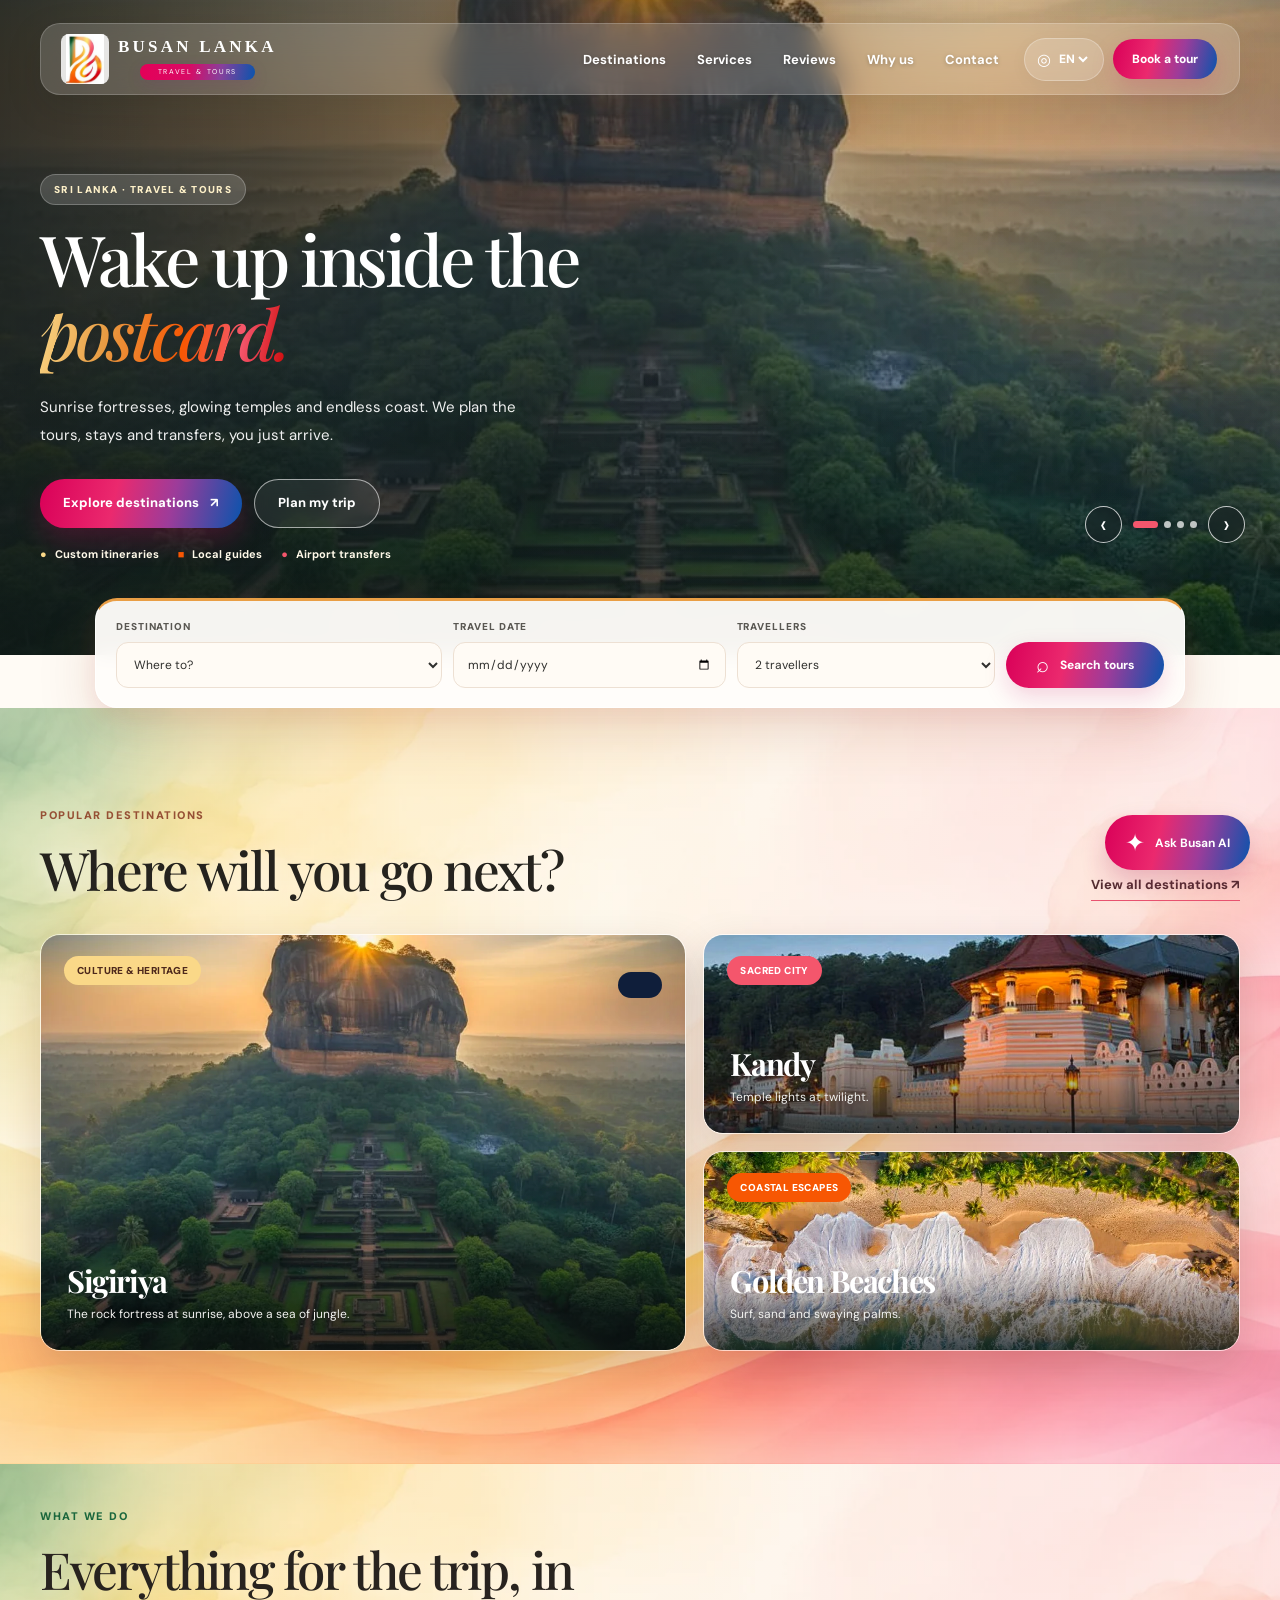
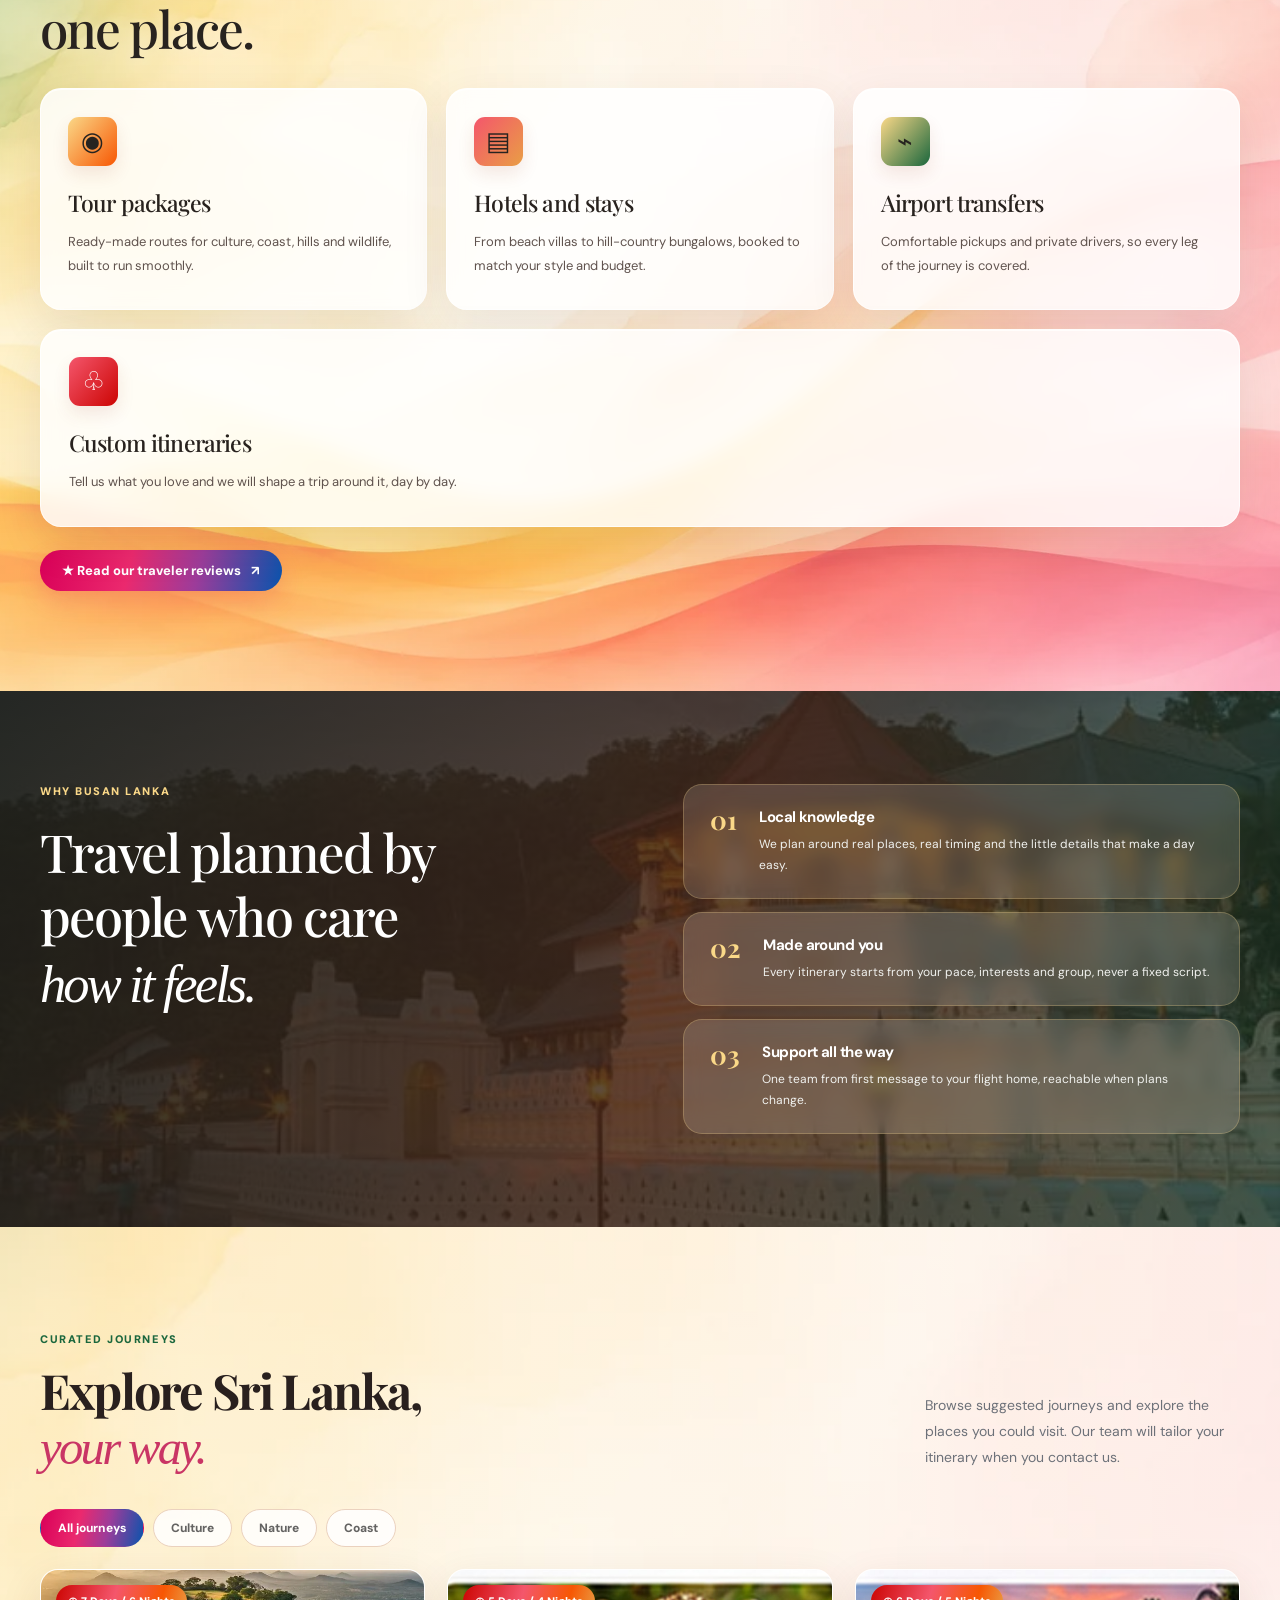
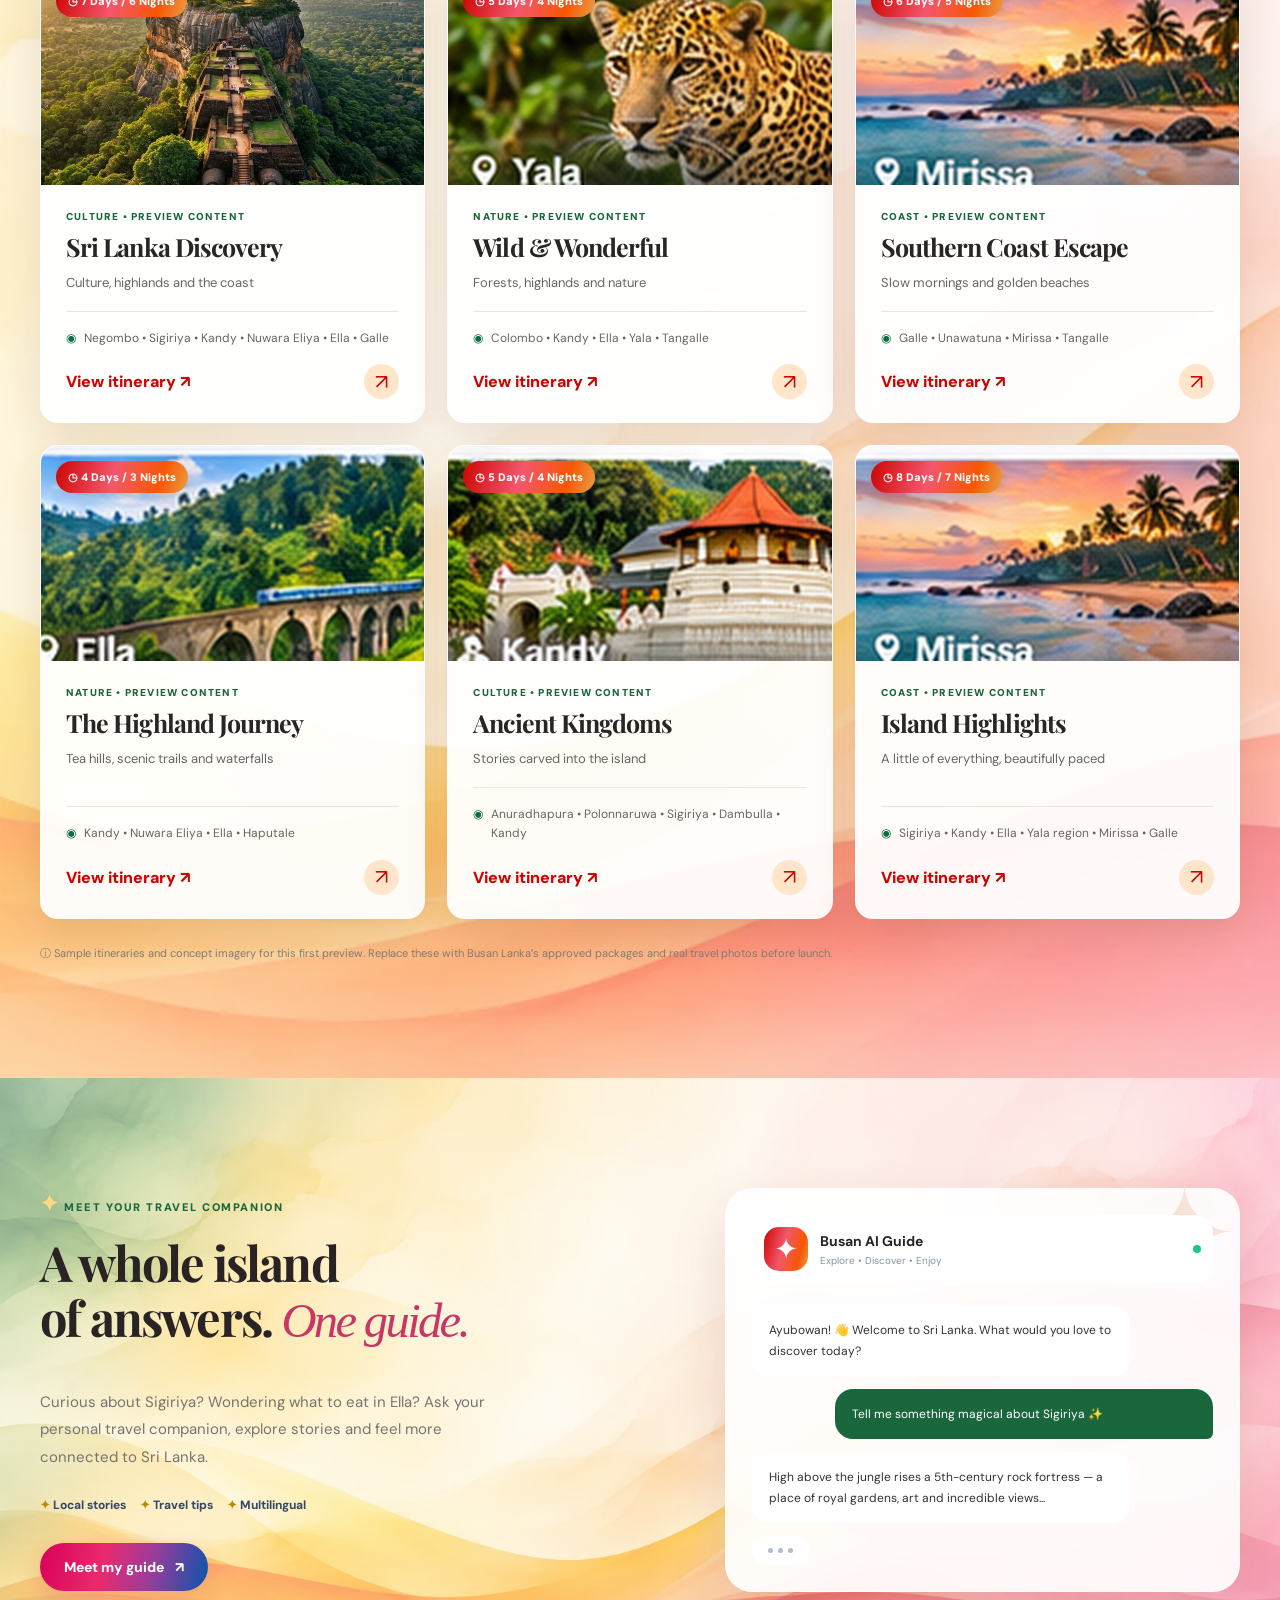
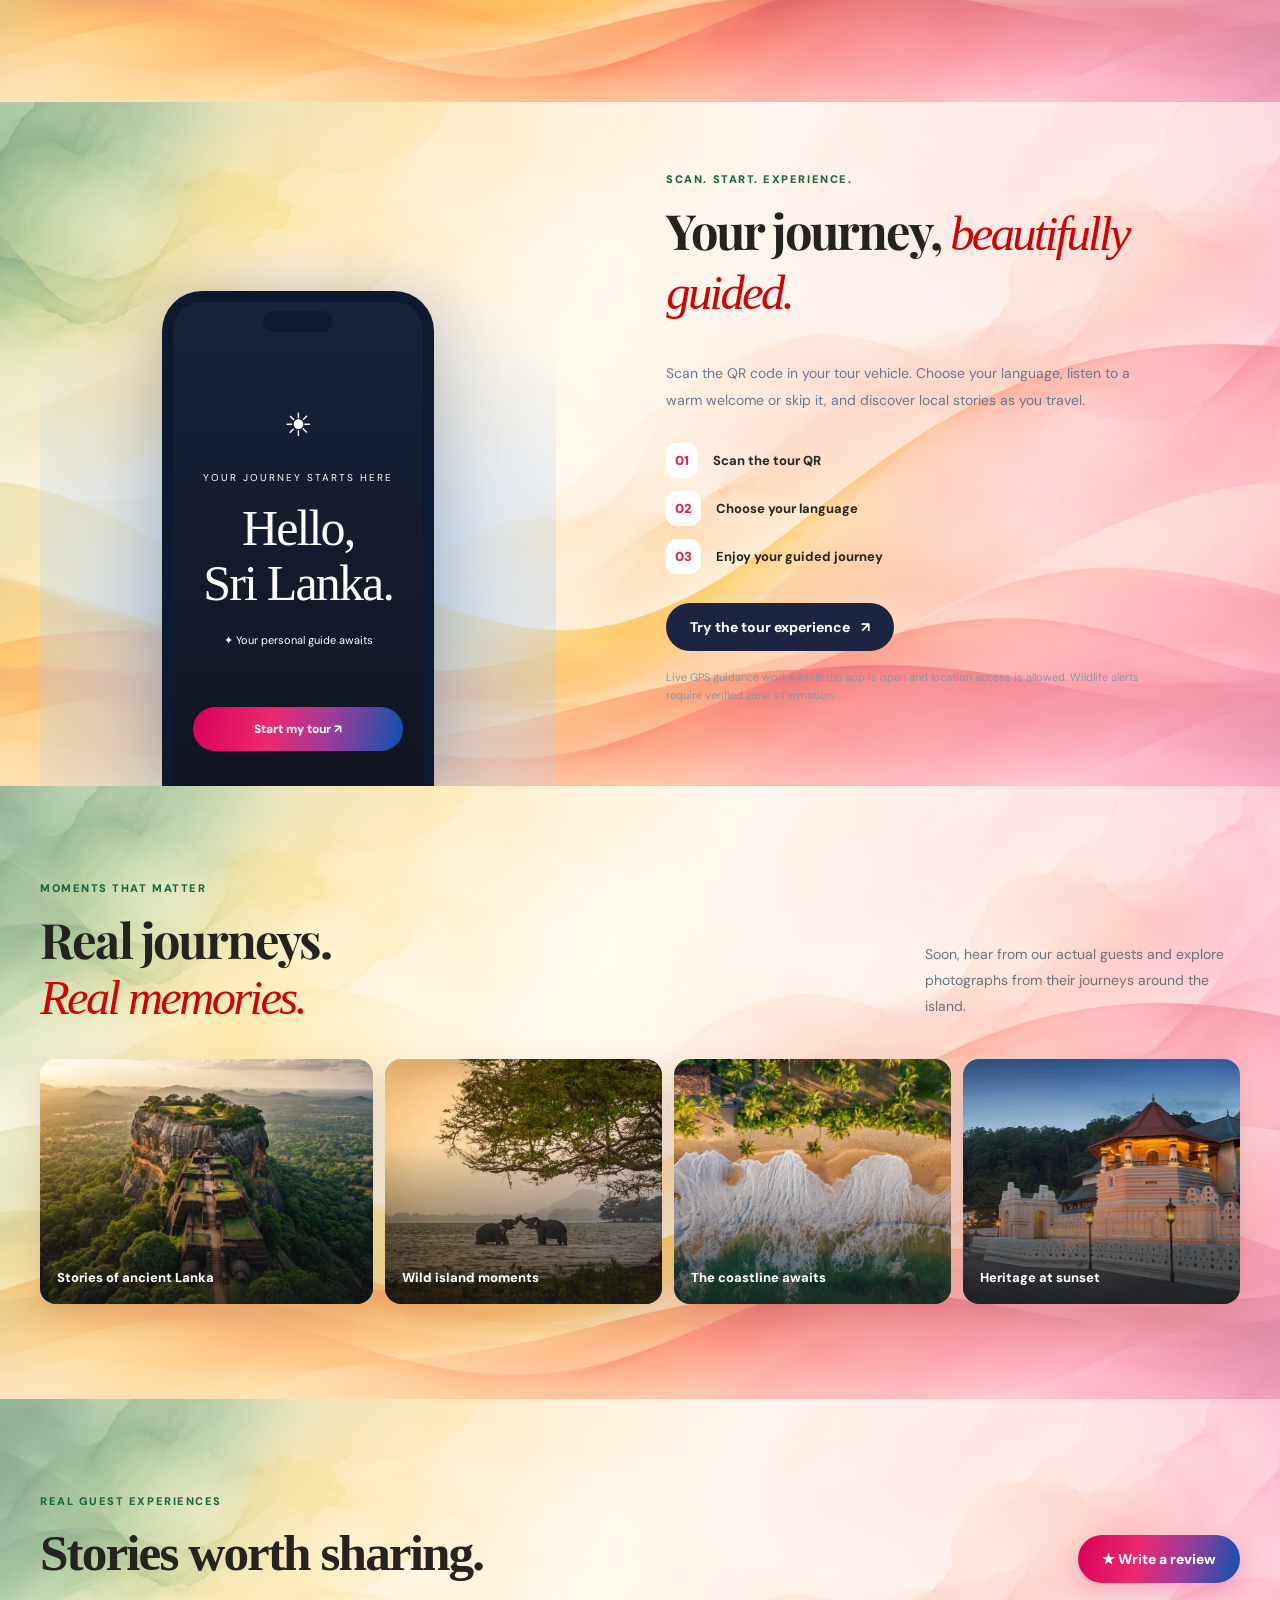
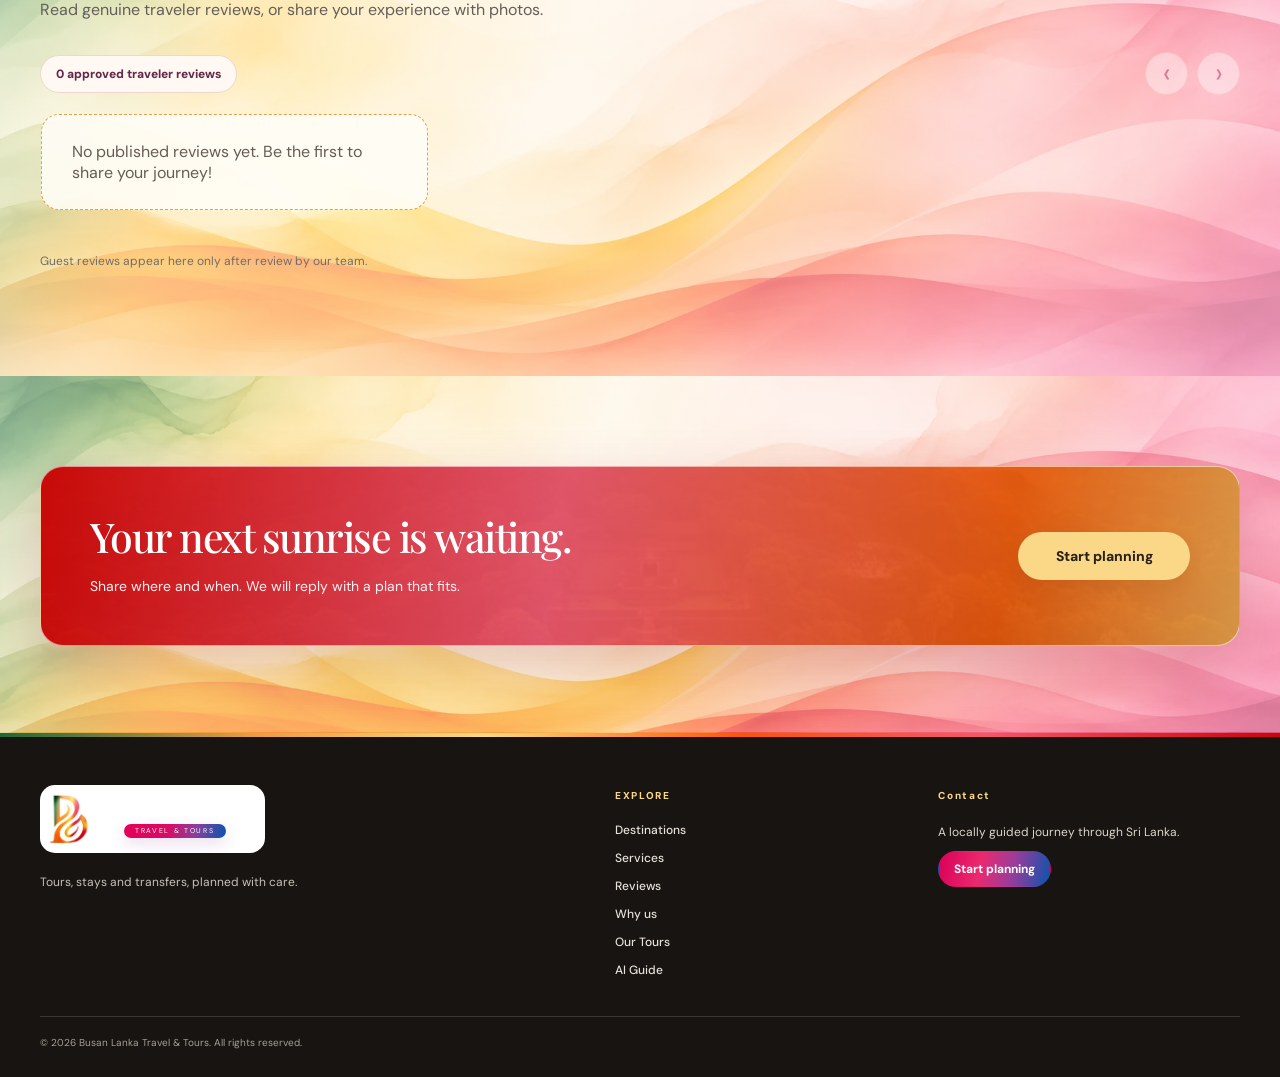
<file: index.html>
<!DOCTYPE html>

<html lang="en">
<head>
<meta charset="utf-8"/>
<meta content="width=device-width, initial-scale=1, viewport-fit=cover" name="viewport"/>
<meta content="#FFF9F2" name="theme-color"/>
<meta content="Busan Lanka Travel &amp; Tours — curated Sri Lanka journeys, custom itineraries, local guides and transfers. Discover every destination and plan your trip." name="description"/>
<meta content="yes" name="apple-mobile-web-app-capable"/>
<meta content="yes" name="mobile-web-app-capable"/>
<meta content="default" name="apple-mobile-web-app-status-bar-style"/>
<link href="./assets/icon-192.png" rel="icon" type="image/png"/>
<link href="./assets/icon-192.png" rel="apple-touch-icon"/>
<link href="./manifest.webmanifest" rel="manifest"/>
<link href="./styles.css" rel="stylesheet"/>
<link href="./theme-v2.css" rel="stylesheet"/>
<link href="./responsive-v3-2.css" rel="stylesheet"/>


<title>Busan Lanka — Explore Sri Lanka</title>
<link href="./pdf-home-v4.css" rel="stylesheet"/><link href="./brand-background-v4-2.css" rel="stylesheet"/><link href="./brand-polish-v4-3.css" rel="stylesheet"/><link href="./guest-reviews.css?v=47" rel="stylesheet"/><link href="./watercolor-ui-v4-6.css?v=46" rel="stylesheet"/><link href="./engagement-v4-7.css?v=410" rel="stylesheet"/><link href="./tablet-header-v4-8.css?v=48" rel="stylesheet"/><link href="./package-mobile-v4-9.css?v=49" rel="stylesheet"/></head>
<body>
<header class="site-header">
<div class="container header-inner">
<a aria-label="Busan Lanka home" class="brand" href="#home">
<img alt="" src="./assets/logo-mark.jpg"/>
<span class="brand-type"><b>BUSAN LANKA</b><small>TRAVEL &amp; TOURS</small></span>
</a>
<nav aria-label="Main navigation" class="desktop-nav"><a data-i18n="destinations" href="#destinations">Destinations</a><a data-i18n="pdfServicesNav" href="#services">Services</a><a href="#reviews" id="reviewHeaderLink">Reviews</a><a data-i18n="pdfWhyNav" href="#why-us">Why us</a><a data-i18n="pdfContactNav" href="#contact">Contact</a></nav>
<div class="header-actions"><button type="button" class="public-menu-toggle" id="publicMenuToggle" aria-controls="publicMobileMenu" aria-expanded="false" aria-label="Open navigation menu"><span>☰</span><small>Menu</small></button>
<label class="lang-select"><span aria-hidden="true">◎</span><span class="sr-only">Language</span><select aria-label="Language" id="langSelect"><option value="en">EN</option><option value="de">DE</option><option value="fr">FR</option><option value="ru">RU</option><option value="ko">KO</option><option value="si">සිං</option></select></label>
<button class="button button-small button-gradient header-plan" data-i18n="pdfBookTour" id="headerContact" type="button">Book a tour</button>
</div>
</div>
</header>
<nav id="publicMobileMenu" class="public-mobile-menu" aria-label="Mobile main menu" hidden>
 <a href="#home">⌂ Home</a><a href="#destinations">✧ Destinations</a><a href="#services">◈ Services</a><a href="#reviews">★ Reviews</a><a href="#why-us">✦ Why Busan Lanka</a><a href="#tours">▤ Tour packages</a><a href="#contact">✉ Contact</a>
 <button type="button" id="mobileMenuContact">Plan a trip ↗</button>
</nav>
<main>
<section class="hero pdf-hero" id="home">
<div aria-hidden="true" class="hero-slides" id="heroSlides"></div>
<div class="container hero-content">
<p class="eyebrow light"><span class="eyebrow-dot"></span><span id="heroKicker">SRI LANKA · TRAVEL &amp; TOURS</span></p>
<h1 id="heroTitle">Wake up inside the <em>postcard.</em></h1>
<p class="hero-lead" id="heroLead">Sunrise fortresses, glowing temples and endless coast. We plan the tours, stays and transfers, you just arrive.</p>
<div class="hero-buttons"><a class="button pdf-explore-btn" href="#destinations"><span data-i18n="pdfExploreDest">Explore destinations</span> <span aria-hidden="true">↗</span></a><button class="button pdf-outline-btn" id="heroGuide" type="button"><span data-i18n="planTrip">Plan my trip</span></button></div>
<div class="hero-proof"><span class="pdf-proof-item"><span class="pdf-proof-dot">●</span><span data-i18n="pdfBenefit1">Custom itineraries</span></span><span class="pdf-proof-item"><span class="pdf-proof-dot">■</span><span data-i18n="pdfBenefit2">Local guides</span></span><span class="pdf-proof-item"><span class="pdf-proof-dot">●</span><span data-i18n="pdfBenefit3">Airport transfers</span></span></div>
</div>
<div class="container hero-controls" id="heroControls"><button aria-label="Previous hero image" data-move="-1" type="button">‹</button><div aria-label="Hero image carousel" class="hero-dots" id="heroDots"></div><button aria-label="Next hero image" data-move="1" type="button">›</button></div><div class="hero-bottom-gradient"></div>
</section><section aria-label="Find a Sri Lanka tour" class="pdf-search-wrap"><form class="pdf-search container" id="pdfTourSearch"><div class="pdf-search-field"><label data-i18n="pdfDestinationLabel" for="pdfDestination">DESTINATION</label><select id="pdfDestination" name="destination"><option data-i18n="pdfWhere" value="">Where to?</option><option value="Sigiriya">Sigiriya</option><option value="Kandy">Kandy</option><option value="Ella">Ella</option><option value="Mirissa">Mirissa</option><option value="Galle">Galle</option><option value="Yala">Yala</option><option value="Nuwara Eliya">Nuwara Eliya</option><option value="Negombo">Negombo</option></select></div><div class="pdf-search-field"><label data-i18n="pdfTravelDate" for="pdfDate">TRAVEL DATE</label><input aria-label="Travel date" id="pdfDate" name="travelDate" type="date"/></div><div class="pdf-search-field"><label data-i18n="pdfTravellers" for="pdfTravellers">TRAVELLERS</label><select id="pdfTravellers" name="travellers"><option value="1">1 traveller</option><option selected="" value="2">2 travellers</option><option value="3">3 travellers</option><option value="4">4 travellers</option><option value="5">5 travellers</option><option value="6">6 travellers</option><option value="8">8 travellers</option><option value="10">10 travellers</option></select></div><button class="button pdf-search-submit" type="submit"><span aria-hidden="true">⌕</span><span data-i18n="pdfSearchTours">Search tours</span></button></form><p aria-live="polite" class="pdf-search-status" hidden="" id="pdfSearchStatus" role="status"></p></section>

<section class="section container pdf-destinations" id="destinations">
<div class="section-heading"><div><div class="section-kicker" data-i18n="pdfPopularDestinations">POPULAR DESTINATIONS</div><h2 data-i18n="pdfWhereNext">Where will you go next?</h2></div><button class="pdf-view-all" data-i18n="pdfViewAll" id="pdfViewDestinations" type="button">View all destinations <span aria-hidden="true">↗</span></button></div>
<div class="destination-grid" id="destinationGrid"></div>
</section><section class="pdf-services section" id="services"><div class="container"><div class="section-kicker" data-i18n="pdfWhatWeDo">WHAT WE DO</div><h2 class="pdf-services-title" data-i18n-html="pdfServicesTitle">Everything for the trip, in<br/>one place.</h2><div class="pdf-service-grid"><article class="pdf-service"><span aria-hidden="true" class="pdf-service-icon pdf-icon-orange">◉</span><h3 data-i18n="pdfServiceTourTitle">Tour packages</h3><p data-i18n="pdfServiceTourDesc">Ready-made routes for culture, coast, hills and wildlife, built to run smoothly.</p></article><article class="pdf-service"><span aria-hidden="true" class="pdf-service-icon pdf-icon-coral">▤</span><h3 data-i18n="pdfServiceHotelTitle">Hotels and stays</h3><p data-i18n="pdfServiceHotelDesc">From beach villas to hill-country bungalows, booked to match your style and budget.</p></article><article class="pdf-service"><span aria-hidden="true" class="pdf-service-icon pdf-icon-green">⌁</span><h3 data-i18n="pdfServiceAirportTitle">Airport transfers</h3><p data-i18n="pdfServiceAirportDesc">Comfortable pickups and private drivers, so every leg of the journey is covered.</p></article><article class="pdf-service pdf-service-wide"><span aria-hidden="true" class="pdf-service-icon pdf-icon-rose">♧</span><h3 data-i18n="pdfServiceCustomTitle">Custom itineraries</h3><p data-i18n="pdfServiceCustomDesc">Tell us what you love and we will shape a trip around it, day by day.</p></article></div><a class="review-service-cta" href="#reviews">★ Read our traveler reviews <span>↗</span></a></div></section><section class="pdf-why" id="why-us"><div class="container pdf-why-grid"><div class="pdf-why-copy"><div class="section-kicker" data-i18n="pdfWhyHeading">WHY BUSAN LANKA</div><h2 data-i18n-html="pdfWhyTitle">Travel planned by<br/>people who care<br/><em>how it feels.</em></h2></div><div class="pdf-why-list"><article><span>01</span><div><h3 data-i18n="pdfWhy1Title">Local knowledge</h3><p data-i18n="pdfWhy1Desc">We plan around real places, real timing and the little details that make a day easy.</p></div></article><article><span>02</span><div><h3 data-i18n="pdfWhy2Title">Made around you</h3><p data-i18n="pdfWhy2Desc">Every itinerary starts from your pace, interests and group, never a fixed script.</p></div></article><article><span>03</span><div><h3 data-i18n="pdfWhy3Title">Support all the way</h3><p data-i18n="pdfWhy3Desc">One team from first message to your flight home, reachable when plans change.</p></div></article></div></div></section>
<!-- V3.5 / Scroll Story 01: Wild Sri Lanka -->

<section class="section section-tours" id="tours">
<div class="container">
<div class="section-heading"><div><div class="section-kicker" data-i18n="pdfToursKicker">CURATED JOURNEYS</div><h2 data-i18n-html="pdfToursTitle">Explore Sri Lanka,<br/><em>your way.</em></h2></div><p class="section-intro" data-i18n="toursIntro">Browse sample itineraries, discover the places you'll see, and contact our team to create your ideal trip. No public prices.</p></div>
<div aria-label="Filter tours" class="filters" id="tourFilters" role="group"></div>
<div class="tour-grid" id="tourGrid"></div>
<p class="content-note"><span aria-hidden="true">ⓘ</span> <span data-i18n="sampleNote">Sample itineraries and concept imagery for this first preview. Replace these with Busan Lanka's approved packages and real travel photos before launch.</span></p>
</div>
</section>
<!-- V3.5 / Scroll Story 02: The Highlands -->

<section class="ai-section section container" id="ai">
<div class="ai-left"><div class="section-kicker"><span class="sparkle">✦</span> <span data-i18n="aiKicker">MEET YOUR TRAVEL COMPANION</span></div><h2 data-i18n-html="aiTitle">A whole island<br/>of answers. <em>One guide.</em></h2><p data-i18n="aiText">Curious about Sigiriya? Wondering what to eat in Ella? Ask your personal travel companion, explore stories and feel more connected to Sri Lanka.</p><div class="ai-features"><span>✦ <span data-i18n="aiFeat1">Local stories</span></span><span>✦ <span data-i18n="aiFeat2">Travel tips</span></span><span>✦ <span data-i18n="aiFeat3">Multilingual</span></span></div><button class="button button-gradient" id="sectionGuide" type="button"><span data-i18n="openGuide">Meet my guide</span> <span>↗</span></button></div>
<div aria-hidden="true" class="ai-preview"><div class="ai-preview-header"><span class="ai-orb">✦</span><span><b>Busan AI Guide</b><small data-i18n="aiPreviewSub">Explore • Discover • Enjoy</small></span><span class="online-dot"></span></div><div class="ai-bubble bot" data-i18n="aiPreviewWelcome">Ayubowan! 👋 Welcome to Sri Lanka. What would you love to discover today?</div><div class="ai-bubble guest" data-i18n="aiPreviewQuestion">Tell me something magical about Sigiriya ✨</div><div class="ai-bubble bot" data-i18n="aiPreviewAnswer">High above the jungle rises a 5th-century rock fortress — a place of royal gardens, art and incredible views...</div><div class="ai-typing"><span></span><span></span><span></span></div></div>
</section>
<!-- V3.5 / Scroll Story 03: Nine Arch Bridge -->

<section class="journey-section" id="journey"><div class="container journey-inner"><div class="journey-cover"><div class="journey-phone"><div class="phone-dot"></div><div class="phone-sun">☀</div><span data-i18n="journeyPhoneKicker">YOUR JOURNEY STARTS HERE</span><h3 data-i18n-html="journeyPhoneTitle">Hello,<br/>Sri Lanka.</h3><small data-i18n="journeyPhoneSub">✦ Your personal guide awaits</small><div class="journey-phone-btn" data-i18n="journeyPhoneButton">Start my tour ↗</div></div></div><div class="journey-copy"><div class="section-kicker" data-i18n="qrKicker">SCAN. START. EXPERIENCE.</div><h2 data-i18n-html="qrTitle">Your journey, <em>beautifully guided.</em></h2><p data-i18n="qrText">Scan the QR code in your tour vehicle. Choose your language, listen to a warm welcome or skip it, and discover local stories as you travel.</p><div class="journey-steps"><div><span>01</span><b data-i18n="step1">Scan the tour QR</b></div><div><span>02</span><b data-i18n="step2">Choose your language</b></div><div><span>03</span><b data-i18n="step3">Enjoy your guided journey</b></div></div><button class="button button-dark" id="tryTour"><span data-i18n="demoTour">Try the tour experience</span><span>↗</span></button><p class="tiny-note" data-i18n="gpsNote">Live GPS guidance works while the app is open and location access is allowed. Wildlife alerts require verified zone information.</p></div></div></section>
<!-- V3.5 / Scroll Story 04: Beneath the Blue -->

<section class="section gallery-section" id="stories"><div class="container"><div class="section-heading"><div><div class="section-kicker" data-i18n="memories">MOMENTS THAT MATTER</div><h2 data-i18n-html="storiesTitle">Real journeys.<br/><em>Real memories.</em></h2></div><p class="section-intro" data-i18n="storiesIntro">Explore curated travel imagery and real traveler stories.</p></div><div class="gallery-grid" id="galleryGrid"></div></div></section>

<section class="section guest-reviews-section" id="reviews" aria-labelledby="guestReviewsTitle"><div class="container">
 <div class="guest-reviews-head"><div><p class="section-kicker" id="reviewKicker">REAL GUEST EXPERIENCES</p><h2 id="guestReviewsTitle">Stories worth <em>sharing.</em></h2><p id="reviewIntro">Read genuine traveler reviews, or share your experience with photos.</p></div>
 <button class="button button-gradient" id="writeReviewButton" type="button">★ Write a review</button></div>
 <div class="review-carousel-top"><span id="reviewTotal" class="review-total" aria-live="polite">0 traveler reviews</span><div class="review-carousel-controls"><button type="button" id="reviewPrev" aria-label="Previous reviews">‹</button><button type="button" id="reviewNext" aria-label="Next reviews">›</button></div></div>
 <div class="reviews-grid guest-reviews-grid" id="reviewsGrid" aria-label="Traveler reviews carousel" tabindex="0"><p>Loading reviews...</p></div>
 <p class="review-moderation-note" id="reviewsDisclaimer">Guest reviews appear here only after review by our team.</p>
</div></section>
<section class="last-cta" id="contact"><div class="container cta-inner"><div><h2 data-i18n-html="pdfCtaTitle">Your next sunrise is waiting.</h2><p data-i18n="pdfCtaDesc">Share where and when. We will reply with a plan that fits.</p></div><button class="button button-white" data-i18n="pdfStartPlanning" id="footerContact">Start planning</button></div></section>
</main>
<footer class="footer" id="about"><div class="container pdf-footer-grid"><div class="pdf-footer-brand"><a class="brand footer-brand" href="#home"><img alt="Busan Lanka icon" src="./assets/logo-mark.jpg"/><span class="brand-type"><b>BUSAN LANKA</b><small>TRAVEL &amp; TOURS</small></span></a><p data-i18n="pdfFooterTag">Tours, stays and transfers, planned with care.</p></div><div class="pdf-footer-explore"><h3 data-i18n="pdfFooterExplore">EXPLORE</h3><div class="footer-links"><a data-i18n="destinations" href="#destinations">Destinations</a><a data-i18n="pdfServicesNav" href="#services">Services</a><a href="#reviews">Reviews</a><a data-i18n="pdfWhyNav" href="#why-us">Why us</a><a data-i18n="tours" href="#tours">Our Tours</a><button data-i18n="aiGuide" id="footerAi">AI Guide</button></div></div><div class="pdf-footer-contact"><h3 data-i18n="pdfContactNav">CONTACT</h3><div class="pdf-contact-lines" id="pdfFooterContacts"></div><button class="pdf-footer-plan" data-i18n="pdfStartPlanning" id="footerContactExtra" type="button">Start planning</button><div class="footer-social-links" id="footerSocialLinks"></div></div></div><div class="container pdf-footer-legal">© <span id="year"></span> Busan Lanka Travel &amp; Tours. <span data-i18n="rights">All rights reserved.</span></div></footer>
<nav aria-label="Mobile app navigation" class="bottom-nav">
<a aria-current="page" class="is-active" data-mobile="home" href="#home">
<span aria-hidden="true" class="mobile-nav-icon"><svg fill="none" stroke="currentColor" stroke-linecap="round" stroke-linejoin="round" stroke-width="1.8" viewbox="0 0 24 24"><path d="m3 10 9-7 9 7v10a1 1 0 0 1-1 1h-5v-7H9v7H4a1 1 0 0 1-1-1z"></path></svg></span>
<small data-i18n="home">Home</small>
</a>
<a data-mobile="tours" href="#tours">
<span aria-hidden="true" class="mobile-nav-icon"><svg fill="none" stroke="currentColor" stroke-linecap="round" stroke-linejoin="round" stroke-width="1.8" viewbox="0 0 24 24"><rect height="15" rx="2" width="18" x="3" y="6"></rect><path d="M8 6V4a2 2 0 0 1 2-2h4a2 2 0 0 1 2 2v2M3 12h18M10 12v2h4v-2"></path></svg></span>
<small data-i18n="tours">Tours</small>
</a>
<button aria-label="Open AI Guide" class="bottom-ai" data-mobile="guide" id="bottomGuide" type="button">
<span aria-hidden="true" class="mobile-nav-icon"><svg fill="none" stroke="currentColor" stroke-linecap="round" stroke-linejoin="round" stroke-width="1.8" viewbox="0 0 24 24"><rect height="13" rx="4" width="16" x="4" y="7"></rect><path d="M12 3v4M9 3h6M8 13h.01M16 13h.01M9 17c1.8 1 4.2 1 6 0"></path><circle cx="8" cy="13" fill="currentColor" r=".6"></circle><circle cx="16" cy="13" fill="currentColor" r=".6"></circle></svg></span>
<small data-i18n="aiGuide">AI Guide</small>
</button>
<button aria-label="Open My Tour" data-mobile="trip" id="bottomTrip" type="button">
<span aria-hidden="true" class="mobile-nav-icon"><svg fill="none" stroke="currentColor" stroke-linecap="round" stroke-linejoin="round" stroke-width="1.8" viewbox="0 0 24 24"><path d="M3 6 9 3l6 3 6-3v15l-6 3-6-3-6 3zM9 3v15M15 6v15"></path><path d="m11 10 1.5 1.5L15 9"></path></svg></span>
<small data-i18n="myTour">My Tour</small>
</button>
</nav>
<button aria-label="Open Busan AI guide" class="floating-ai" id="floatingAi"><span>✦</span><b data-i18n="askMe">Ask Busan AI</b></button>
<div class="overlay" hidden="" id="genericOverlay"></div>
<section aria-label="Tour itinerary" aria-modal="true" class="modal" hidden="" id="packageModal" role="dialog"><div class="modal-handle"></div><button aria-label="Close" class="close-btn" data-close="packageModal">✕</button><div id="packageModalContent"></div></section>
<section aria-label="Plan your trip enquiry" aria-modal="true" class="modal contact-modal" hidden="" id="contactModal" role="dialog"><div class="modal-handle"></div><button aria-label="Close" class="close-btn" data-close="contactModal">✕</button><div class="contact-modal-inner"><div class="section-kicker" data-i18n="contactKicker">START PLANNING</div><h2 data-i18n="contactHeading">Let's plan your Sri Lanka story.</h2><p data-i18n="contactDescription">Tell us a few details and send your enquiry directly to the Busan Lanka team.</p><form id="enquiryForm"><label><span data-i18n="formName">Your name</span><input maxlength="80" name="name" placeholder="Your name" required=""/></label><label><span data-i18n="formEmail">Email address</span><input maxlength="180" name="email" placeholder="you@example.com" required="" type="email"/></label><label><span data-i18n="enquiryPhoneLabel">WhatsApp / phone (optional)</span><input autocomplete="tel" maxlength="30" name="phone" placeholder="+44 ..." type="tel"/></label><div class="form-duo"><label><span data-i18n="formDays">Travel days</span><input max="60" min="1" name="days" placeholder="7" type="number"/></label><label><span data-i18n="formMonth">Travel month</span><input name="month" type="month"/></label></div><label><span data-i18n="formMessage">What would you love to explore?</span><textarea name="message" data-i18n-placeholder="enquiryMessagePlaceholder" placeholder="Tell us about your dream trip..." rows="4"></textarea></label><input id="enquiryTour" name="tour" type="hidden"/><fieldset class="enquiry-channel-fieldset"><legend data-i18n="contactChannelPrompt">Choose how to contact Busan Lanka</legend><div class="enquiry-channel-options" id="enquiryChannelOptions"></div></fieldset><p id="enquirySaveStatus" class="enquiry-save-status" role="status" aria-live="polite"></p><p class="tiny-note" data-i18n="enquiryPrivacyNotice">Your enquiry details may be stored securely for trip follow-up when our booking system is connected. Please do not include sensitive identity or payment information.</p><p class="tiny-note" id="whatsappExplanation">Your enquiry is recorded before we open your selected app. You must send the message in that app; Instagram, Messenger and Telegram may require pasting the copied text.</p><p class="tiny-note" id="contactSetupNote"></p></form></div></section>
<section aria-label="Busan AI travel guide" aria-modal="true" class="guide-panel" hidden="" id="guidePanel" role="dialog"><header class="guide-header"><div class="guide-avatar">✦</div><div><b>Busan AI Guide</b><small id="guideStatus">Travel companion • Preview</small></div><button aria-label="Close AI guide" class="guide-close" data-close="guidePanel" type="button">✕</button></header><div aria-live="polite" class="guide-messages" id="guideMessages"></div><div class="guide-quick" id="guideQuick"></div><form class="guide-form" id="guideForm"><input aria-label="Ask a travel question" id="guideInput" maxlength="650" data-i18n-placeholder="aiInputPlaceholder" placeholder="Ask about Sri Lanka..." required=""/><button aria-label="Send message" type="submit">➤</button></form><p class="guide-disclaimer" data-i18n="guideDisclaimer">Preview mode uses sample knowledge. Live AI requires a configured server-side API.</p></section>
<section aria-label="My tour experience" aria-modal="true" class="tour-overlay" hidden="" id="tourOverlay" role="dialog">
<header class="tour-topbar"><button aria-label="Back" class="tour-back" id="tourBack">←</button><div class="tour-top-brand"><span>✦</span><b>BUSAN LANKA</b><small data-i18n="myTour">My Tour</small></div><button class="tour-exit" data-i18n="exit" id="tourExit">Exit</button></header>
<div class="tour-stage" id="tourStage"></div>
</section>
<dialog class="photo-lightbox" id="photoLightbox"><button aria-label="Close image" id="photoClose" type="button">✕</button><img alt="" id="fullPhoto"/><p id="photoCaption"></p></dialog>

<dialog id="guestReviewDialog" class="guest-review-dialog" aria-labelledby="newReviewTitle">
<form id="guestReviewForm" class="guest-review-form">
<header><div><p class="section-kicker" id="newReviewKicker">YOUR SRI LANKA EXPERIENCE</p><h2 id="newReviewTitle">Share your story.</h2></div><button id="closeGuestReview" type="button" class="review-close" aria-label="Close">✕</button></header>
<p id="reviewFormIntro">How was your journey? Submit a genuine experience to be reviewed before publication.</p>
<div class="review-form-row"><label><span id="reviewNameLabel">Your name</span><input name="name" autocomplete="name" required minlength="2" maxlength="90" placeholder="Your name"/></label>
<label><span id="reviewCountryLabel">Country</span><select name="country_code" id="reviewCountry" required><option value="">Select country</option></select></label></div>
<div class="review-form-row"><label><span id="reviewMonthLabel">Date visited (month/year)</span><input name="visited_month" type="month" id="reviewMonth" required/></label>
<label><span id="reviewTripTypeLabel">Trip type</span><select name="trip_type" required id="reviewTripType"><option value="">Select trip type</option><option value="Couples">Couples</option><option value="Family">Family</option><option value="Friends">Friends</option><option value="Solo">Solo</option><option value="Business">Business</option><option value="Other">Other</option></select></label></div>
<fieldset class="review-rating"><legend id="reviewRatingLabel">Your rating</legend><div id="reviewStarButtons" class="review-star-buttons" role="group" aria-label="Rating out of 5"><button type="button" data-rating="1" aria-pressed="false">★</button><button type="button" data-rating="2" aria-pressed="false">★</button><button type="button" data-rating="3" aria-pressed="false">★</button><button type="button" data-rating="4" aria-pressed="false">★</button><button type="button" data-rating="5" aria-pressed="true">★</button><span id="reviewRatingText">5 / 5</span></div><input type="hidden" name="rating" value="5"/></fieldset>
<label><span id="reviewTitleLabel">Review title</span><input name="title" maxlength="120" minlength="2" required placeholder="A wonderful Sri Lankan experience"/></label>
<label><span id="reviewTextLabel">Your review</span><textarea name="review_text" minlength="15" maxlength="2500" rows="5" required placeholder="Tell us about your journey..."></textarea></label>
<label class="review-uploads"><span id="reviewPhotosLabel">Add up to 2 photos (optional)</span><input id="guestReviewPhotos" type="file" accept="image/jpeg,image/png,image/webp" multiple/><small id="reviewPhotoHint">JPEG, PNG or WebP. Up to 6 MB each; resized before upload.</small></label>
<div id="reviewPhotoPreviews" class="review-photo-previews"></div>
<label class="review-consent"><input type="checkbox" name="consent" required/><span id="reviewConsentText">I own this review and photos and agree they may be published after approval.</span></label>
<label class="review-hp" aria-hidden="true">Website<input name="website" tabindex="-1" autocomplete="off"/></label>
<p id="reviewFormStatus" class="review-form-status" role="status"></p>
<button type="submit" class="button button-gradient button-full" id="guestReviewSubmit">Submit review for approval</button>
<p class="review-privacy-note" id="reviewFormPrivacy">Your review is kept private while pending. Submitted photos are not published until approval.</p>
</form></dialog>
<div aria-live="polite" class="toast" id="toast" role="status"></div>
<script src="./app.js" type="module"></script>

<script src="./pdf-home-v4.js" type="module"></script><script src="./guest-reviews.js?v=48" type="module"></script></body>
</html>
</file>
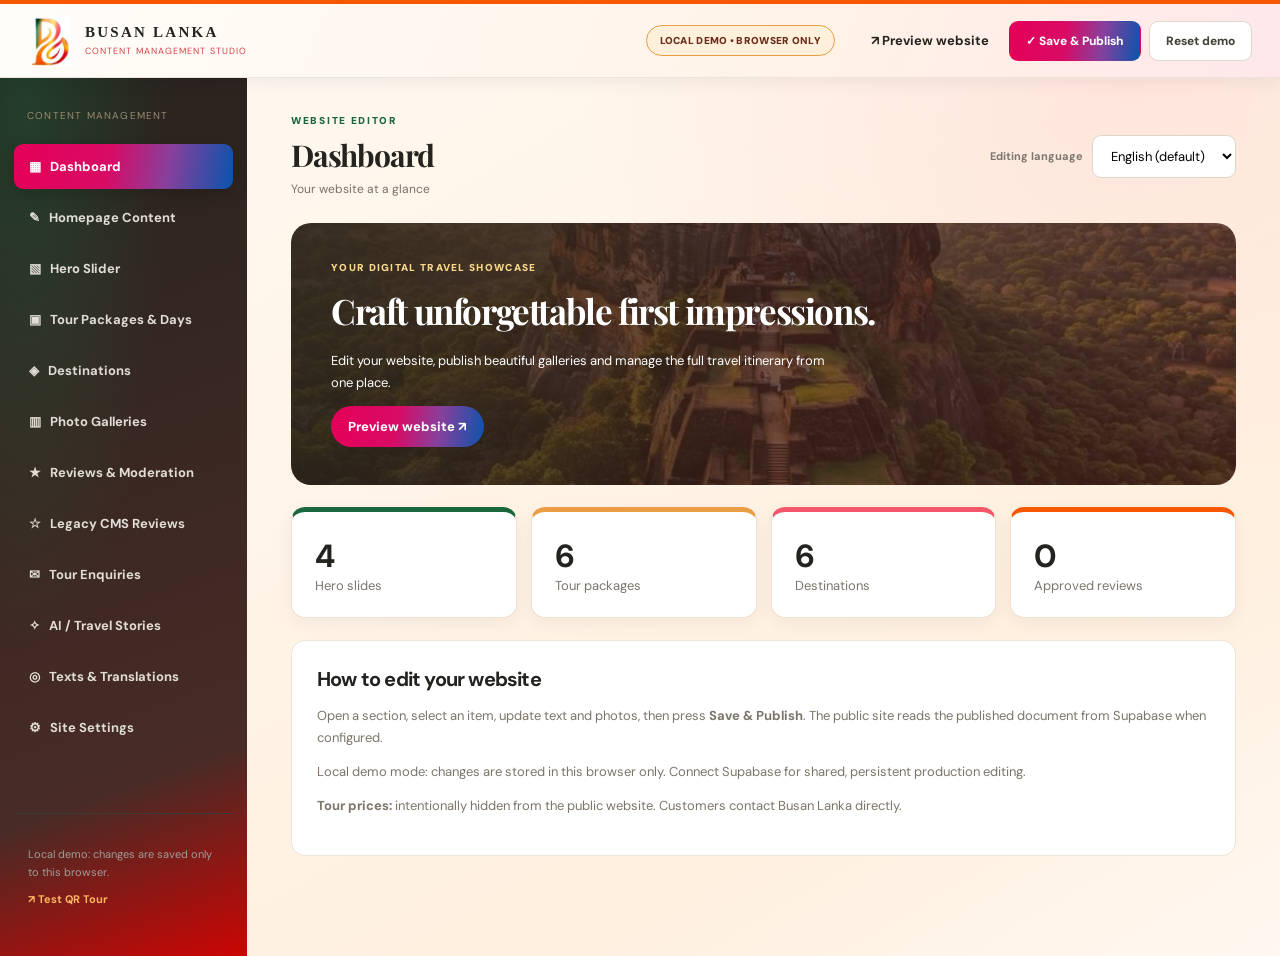
<file: admin.html>
<!DOCTYPE html><html lang="en"><head><meta charset="UTF-8"/><meta name="viewport" content="width=device-width,initial-scale=1,viewport-fit=cover"/><meta name="theme-color" content="#F75703"/><title>Busan Lanka — Admin Content Studio</title><link rel="icon" href="./assets/icon-192.png"/><link rel="stylesheet" href="./admin.css"/><link rel="stylesheet" href="./admin-v3-4.css"/><link rel="stylesheet" href="./admin-brand-v4-2.css"/><link rel="stylesheet" href="./admin-v4-3.css"/><link rel="stylesheet" href="./guest-reviews.css?v=47"/><link rel="stylesheet" href="./engagement-v4-7.css?v=410"/><link rel="stylesheet" href="./admin-country-search-v4-9.css?v=49"/></head>
<body>
<div id="loginView" class="login-view" hidden><form class="login-card" id="loginForm"><img src="./assets/logo-mark.jpg" alt="Busan Lanka"/><p class="kicker">BUSAN LANKA • CONTENT STUDIO</p><h1>Welcome, administrator.</h1><p id="loginIntro">Sign in with your authorized Supabase admin account to manage your website.</p><label>Email <input id="loginEmail" type="email" autocomplete="username" required/></label><label>Password <input id="loginPass" type="password" autocomplete="current-password" required/></label><button class="gold-btn" type="submit">Secure sign in →</button><p class="error" id="loginError" role="alert"></p><a href="./">← Back to website</a></form></div>
<div id="adminApp" hidden>
<header class="admin-top"><a class="admin-brand" href="./"><img src="./assets/logo-mark.jpg" alt=""/><span><strong>BUSAN LANKA</strong><small>CONTENT MANAGEMENT STUDIO</small></span></a><span id="modeBadge" class="mode-badge">LOCAL DEMO</span><button id="menuToggle" type="button" class="mobile-menu-toggle" aria-controls="sidebar" aria-expanded="false" aria-label="Open editor menu">☰</button><div class="admin-actions"><a href="./" target="_blank" rel="noopener">↗ Preview website</a><button id="saveButton" class="gold-btn">✓ Save & Publish</button><button id="logoutButton" class="neutral-btn">Sign out</button></div></header>
<div id="adminDrawerScrim" class="admin-drawer-scrim" hidden></div><div class="admin-layout"><aside class="admin-sidebar" id="sidebar" aria-label="Content manager sections"><div class="mobile-sidebar-title"><strong>Content studio</strong><button id="closeAdminMenu" aria-label="Close menu" type="button">✕</button></div><p class="side-caption">CONTENT MANAGEMENT</p><button class="nav-link active" data-section="overview">▦ &nbsp; Dashboard</button><button class="nav-link" data-section="homepage">✎ &nbsp; Homepage Content</button><button class="nav-link" data-section="slides">▧ &nbsp; Hero Slider</button><button class="nav-link" data-section="packages">▣ &nbsp; Tour Packages & Days</button><button class="nav-link" data-section="destinations">◈ &nbsp; Destinations</button><button class="nav-link" data-section="galleries">▥ &nbsp; Photo Galleries</button><button class="nav-link" data-section="guestreviews">★ &nbsp; Reviews &amp; Moderation</button><button class="nav-link" data-section="reviews">☆ &nbsp; Legacy CMS Reviews</button><button class="nav-link" data-section="enquiries">✉ &nbsp; Tour Enquiries</button><button class="nav-link" data-section="stories">✧ &nbsp; AI / Travel Stories</button><button class="nav-link" data-section="translations">◎ &nbsp; Texts & Translations</button><button class="nav-link" data-section="settings">⚙ &nbsp; Site Settings</button><div class="side-end"><p id="sideHint">All edits are saved on Publish.</p><a href="./?tour=1" target="_blank" rel="noopener">↗ Test QR Tour</a></div></aside>
<main class="admin-main"><div class="workspace-header"><div><p class="kicker">WEBSITE EDITOR</p><h1 id="panelTitle">Dashboard</h1><p id="panelDescription">Manage and update your travel platform content.</p></div><div class="lang-row"><label for="editLang">Editing language</label><select id="editLang"><option value="en">English (default)</option><option value="de">Deutsch</option><option value="fr">Français</option><option value="ru">Русский</option><option value="ko">한국어</option><option value="si">සිංහල</option></select></div></div><div id="statusArea" class="status-note" role="status"></div><div id="editor"></div></main></div>
<nav class="admin-mobile-nav" aria-label="Admin mobile navigation">
<button type="button" data-mobile-section="overview"><span>▦</span>Home</button>
<button type="button" data-mobile-section="packages"><span>▣</span>Packages</button>
<button type="button" data-mobile-section="galleries"><span>▧</span>Media</button>
<button type="button" data-mobile-section="enquiries"><span>✉</span>Leads</button>
<button type="button" id="mobileAdminMore"><span>☰</span>More</button>
</nav>
</div>
<input id="adminReviewPhotoPicker" type="file" accept="image/jpeg,image/png,image/webp" multiple hidden/><input id="imagePicker" type="file" accept="image/jpeg,image/png,image/webp,image/avif" hidden/>
<script type="module" src="./admin.js?v=45"></script>
</body></html>
</file>
<file: styles.css>
:root{--ink:#101c36;--muted:#707b8f;--navy:#0b1936;--blue:#a77900;--pink:#f6cc4c;--peach:#fff8f3;--background:#fff;--line:#e9edf2;--shadow:0 16px 50px rgba(17,36,65,.09);--gradient:linear-gradient(110deg,#f7d96b 0%,#edbb34 48%,#de9c16 100%)}
*{box-sizing:border-box}html{scroll-behavior:smooth;scroll-padding-top:100px}body{margin:0;color:var(--ink);background:#fff;font-family:Inter,"Segoe UI",Arial,sans-serif;-webkit-font-smoothing:antialiased}button,input,select,textarea{font:inherit}button{cursor:pointer}button:disabled{cursor:not-allowed;opacity:.55}a{text-decoration:none;color:inherit}img{display:block;max-width:100%}h1,h2,h3,p{margin-top:0}h1,h2,h3{letter-spacing:-.05em}h2{font-size:clamp(35px,3.8vw,58px);line-height:1.12}h2 em,h1 em{font-family:Georgia,serif;font-weight:500;letter-spacing:-.055em}button:focus-visible,a:focus-visible,select:focus-visible,input:focus-visible,textarea:focus-visible{outline:3px solid #60a5fa;outline-offset:3px}.container{max-width:1240px;width:calc(100% - 72px);margin:auto}.sr-only{position:absolute;width:1px;height:1px;padding:0;margin:-1px;overflow:hidden;clip:rect(0,0,0,0);white-space:nowrap;border:0}[hidden]{display:none!important}
.site-header{position:sticky;top:0;z-index:30;background:rgba(255,255,255,.98);box-shadow:0 3px 26px #20305012;backdrop-filter:blur(14px)}.header-inner{min-height:84px;display:flex;align-items:center;gap:26px}.brand{display:flex;align-items:center;gap:9px;flex-shrink:0}.brand>img{height:59px;width:52px;object-fit:contain}.brand-type{display:flex;flex-direction:column;align-items:center;line-height:1.1}.brand-type b{font-family:Georgia,"Times New Roman",serif;letter-spacing:.15em;font-size:17px;white-space:nowrap}.brand-type small{font-size:8px;letter-spacing:.22em;border-radius:50px;background:var(--gradient);color:white;padding:4px 18px;margin-top:7px;white-space:nowrap}.desktop-nav{margin-left:auto;display:flex;align-items:center;gap:28px;font-size:13px;font-weight:750}.desktop-nav a{white-space:nowrap;transition:color .2s}.desktop-nav a:hover,.desktop-nav .active{color:#a47700}.header-actions{display:flex;align-items:center;gap:10px;margin-left:10px}.lang-select{padding:8px 11px;display:flex;align-items:center;gap:4px;border:1px solid #e4e8f0;border-radius:100px;white-space:nowrap;color:#253d6a}.lang-select select{border:0;outline:0;background:transparent;font-size:12px;font-weight:800;color:#243d66;max-width:65px}.button{border:0;border-radius:50px;display:inline-flex;align-items:center;justify-content:center;gap:11px;padding:15px 24px;font-weight:800;font-size:14px;transition:transform .2s,box-shadow .2s;text-align:center}.button:hover{transform:translateY(-2px);box-shadow:0 12px 28px #061b322b}.button-small{font-size:12px;padding:12px 18px}.button-gradient{background:var(--gradient);color:white;box-shadow:0 8px 26px #dc07643a}.button-white{background:#fff;color:var(--navy)}.button-ghost{background:rgba(255,255,255,.12);border:1px solid #ffffff73;color:#fff;backdrop-filter:blur(6px)}.button-dark{background:#1c1c1c;color:white}.button-full{width:100%}.sparkle{font-size:22px;color:#ffd981}
.hero{min-height:580px;position:relative;background:var(--navy);overflow:hidden;display:flex;align-items:center}.hero-photo{position:absolute;inset:0;background-image:linear-gradient(90deg,#0d1939ef 0%,#0b1d39d0 34%,#10264e2a 100%),url('./assets/sigiriya.jpg');background-position:center,center 48%;background-size:cover;transform:scale(1.012)}.hero:before{content:"";position:absolute;inset:0;background:radial-gradient(circle at 82% 15%,#f6ab5a57,transparent 36%)}.hero-content{position:relative;z-index:1;color:white;padding:82px 0 95px}.eyebrow,.section-kicker{letter-spacing:.2em;font-size:11px;font-weight:900}.eyebrow.light{color:#e8f0fc;display:flex;align-items:center;gap:11px}.eyebrow-dot{display:inline-block;width:7px;height:7px;background:#ffbd77;border-radius:50%;box-shadow:0 0 0 5px #ffbd7729}.hero h1{font-family:Georgia,"Times New Roman",serif;font-size:clamp(56px,6.1vw,92px);letter-spacing:-.055em;line-height:1.025;margin:24px 0}.hero h1 em{background:linear-gradient(100deg,#ffd77c,#ffe3a0);-webkit-background-clip:text;background-clip:text;color:transparent}.hero-lead{line-height:1.85;color:#edf4ff;max-width:510px;font-size:16px}.hero-buttons{display:flex;gap:12px;align-items:center;margin:28px 0}.hero-proof{display:flex;gap:12px;align-items:center;font-size:13px;color:#eff5ff;font-weight:700;margin-top:45px}.mini-avatars{display:flex;padding-left:6px}.mini-avatars span{width:36px;height:36px;border:2px solid white;display:grid;place-items:center;background:#f8eee0;border-radius:50%;margin-left:-6px;color:#152346}.hero-bottom-gradient{position:absolute;bottom:-1px;left:0;right:0;height:50px;background:linear-gradient(to bottom,transparent,#fff)}
.experience-strip{display:grid;grid-template-columns:repeat(4,1fr);position:relative;z-index:2;margin-top:-30px;padding:21px 20px;border-radius:22px;background:white;box-shadow:0 15px 50px #1423431a}.experience-strip>div{display:flex;align-items:center;justify-content:center;gap:13px;padding:4px 12px;border-right:1px solid var(--line)}.experience-strip>div:last-child{border-right:0}.strip-icon{font-size:27px;color:#d9a50c;width:36px;flex-shrink:0;text-align:center}.experience-strip b{display:block;font-size:12px;white-space:nowrap}.experience-strip small{font-size:11px;color:var(--muted);display:block;margin-top:5px}.section{padding-top:112px;padding-bottom:110px}.section-heading{display:flex;justify-content:space-between;align-items:end;gap:35px;margin-bottom:34px}.section-kicker{color:#af7900;margin-bottom:17px}.section-heading h2{margin-bottom:0}.section-heading h2 em{color:#b48405}.section-intro{color:var(--muted);max-width:315px;line-height:1.85;font-size:14px;margin-bottom:5px}.destination-grid{display:grid;grid-template-columns:1.25fr 1fr 1fr 1fr;gap:15px}.destination-card{height:314px;position:relative;border-radius:20px;overflow:hidden;display:flex;flex-direction:column;justify-content:end;box-shadow:0 14px 25px #13294e16}.destination-card img{position:absolute;width:100%;height:100%;object-fit:cover;transition:transform .4s}.destination-card:hover img{transform:scale(1.08)}.destination-card:after{content:"";position:absolute;inset:35% 0 0;background:linear-gradient(transparent,#0a183ce6)}.destination-content{color:white;position:relative;z-index:1;padding:24px}.destination-content small{font-size:11px;color:#eff2ff}.destination-content h3{font-size:25px;letter-spacing:-.045em;margin:5px 0 0}.destination-card:first-child .destination-content h3{font-size:29px}
.section-tours{background:#f7f9fc}.filters{display:flex;gap:9px;flex-wrap:wrap;margin-bottom:22px}.filter{border:1px solid #e4e9f0;background:#fff;padding:10px 17px;border-radius:30px;color:#526179;font-size:12px;font-weight:800}.filter.active{background:#111e3b;color:white;border-color:#111e3b}.tour-grid{display:grid;grid-template-columns:repeat(3,minmax(0,1fr));gap:20px}.tour-card{border:1px solid #e9edf2;border-radius:20px;background:#fff;overflow:hidden;box-shadow:0 9px 24px #1122420a;display:flex;flex-direction:column}.tour-photo{height:196px;position:relative;overflow:hidden}.tour-photo img{width:100%;height:100%;object-fit:cover;transition:transform .4s}.tour-card:hover .tour-photo img{transform:scale(1.08)}.tour-badge{position:absolute;top:15px;left:15px;background:#fff;border-radius:30px;padding:9px 12px;font-size:11px;color:#102342;font-weight:850}.tour-body{padding:24px 23px 21px;display:flex;flex-direction:column;flex:1}.tour-kicker{color:#ad7900;font-weight:900;font-size:10px;letter-spacing:.12em;margin-bottom:9px}.tour-card h3{font-size:23px;line-height:1.2;margin-bottom:10px}.tour-short{font-size:13px;color:var(--muted);line-height:1.75;margin-bottom:16px}.tour-stop-row{border-top:1px solid var(--line);padding-top:17px;display:flex;gap:8px;align-items:flex-start;color:#5f6980;line-height:1.6;font-size:12px;margin-top:auto}.tour-stop-row>span:first-child{color:#b48714}.tour-action{display:flex;align-items:center;justify-content:space-between;margin-top:16px}.text-action{color:#886000;font-weight:850;border:0;background:transparent;padding:7px 0}.round-arrow{width:35px;height:35px;border-radius:50%;background:#edf4ff;color:#9c7305;border:0;font-size:21px}.content-note{font-size:11px;color:#8b94a6;line-height:1.7;margin-top:25px}
.ai-section{display:grid;grid-template-columns:1fr .85fr;gap:80px;align-items:center;padding-top:114px;padding-bottom:118px}.ai-left h2 em{color:#b18713}.ai-left>p{color:var(--muted);line-height:1.85;max-width:480px;font-size:15px}.ai-features{display:flex;gap:14px;flex-wrap:wrap;margin:25px 0 30px}.ai-features span{font-size:12px;font-weight:750;color:#334967}.ai-features>span::first-letter{color:#bc8a0a}.ai-preview{border:1px solid #e8ebf4;border-radius:27px;background:linear-gradient(150deg,#f9fbff 2%,#f2f0ff 100%);padding:26px;box-shadow:0 25px 70px #21306921;position:relative;transform:rotate(1deg)}.ai-preview:before{content:"✦";position:absolute;z-index:-1;right:-36px;top:-39px;font-size:140px;color:#e6e3ff}.ai-preview-header{display:flex;align-items:center;gap:12px;background:#fff;border-radius:18px;padding:12px;margin-bottom:22px}.ai-orb,.guide-avatar{display:grid;place-items:center;flex-shrink:0;width:44px;height:44px;border-radius:15px;background:var(--gradient);color:white;font-size:29px}.ai-preview-header b,.guide-header b{display:block;font-size:14px}.ai-preview-header small,.guide-header small{display:block;color:#8693a5;font-size:10px;margin-top:4px}.online-dot{margin-left:auto;background:#19c88b;width:8px;height:8px;border-radius:50%}.ai-bubble{padding:15px 17px;border-radius:18px;font-size:12px;line-height:1.7;max-width:82%;margin-bottom:13px}.ai-bubble.bot{background:white;color:#364767;border-top-left-radius:6px}.ai-bubble.guest{background:#40341d;color:white;margin-left:auto;border-bottom-right-radius:6px}.ai-typing{background:white;padding:12px 16px;border-radius:20px;display:flex;gap:5px;width:min-content}.ai-typing span{width:5px;height:5px;background:#b2bccc;border-radius:50%}
.journey-section{background:#f4f7fc;overflow:hidden}.journey-inner{display:grid;grid-template-columns:.9fr 1fr;align-items:center;gap:110px;min-height:610px}.journey-cover{height:100%;display:flex;align-items:end;justify-content:center;position:relative;background:radial-gradient(circle at 50% 75%,#b3cdf2,transparent 65%)}.journey-phone{position:relative;width:272px;height:495px;border:11px solid #0d1931;border-bottom:0;border-radius:40px 40px 0 0;box-shadow:0 8px 65px #1824463c;background:linear-gradient(180deg,#121c4194,#10254e9e),url('./assets/sigiriya.jpg') center/cover;color:#fff;padding:35px 22px 15px;text-align:center}.phone-dot{background:#101a2d;border-radius:100px;width:70px;height:21px;margin:-26px auto 72px}.phone-sun{font-size:32px;margin-bottom:19px}.journey-phone>span{font-size:10px;letter-spacing:.2em}.journey-phone h3{font-family:Georgia,serif;font-weight:500;font-size:50px;margin:15px auto 22px;line-height:1.1}.journey-phone small{display:block;font-size:11px}.journey-phone-btn{position:absolute;bottom:35px;left:20px;right:20px;background:#fff;color:#0c1b40;font-size:12px;font-weight:800;padding:14px 10px;border-radius:100px}.journey-copy{padding:70px 0}.journey-copy h2 em{color:#b78504}.journey-copy>p{line-height:1.9;font-size:14px;color:#6a7890;max-width:480px}.journey-steps{display:grid;gap:13px;margin:29px 0}.journey-steps>div{display:flex;align-items:center;gap:15px;font-size:13px}.journey-steps span{color:#b78504;background:white;border-radius:11px;padding:9px;font-weight:900}.tiny-note{color:#8d95a5!important;font-size:11px!important;line-height:1.7!important;margin-top:17px;max-width:465px}
.stories-grid{display:grid;grid-template-columns:1.1fr .9fr 1fr;gap:18px}.story-feature,.story-side,.story-reviews{border-radius:22px;overflow:hidden;min-height:330px;position:relative}.story-feature img,.story-side img{width:100%;height:100%;position:absolute;inset:0;object-fit:cover}.story-feature:after,.story-side:after{content:"";position:absolute;inset:40% 0 0;background:linear-gradient(transparent,#091834d4)}.story-feature>div,.story-side>div{position:absolute;z-index:2;color:white;bottom:20px;left:20px;right:15px}.story-feature b,.story-side b{display:block;font-size:19px;margin-bottom:8px}.story-feature small,.story-side small{font-size:10px;color:#d9dfef}.story-reviews{background:#fffcf1;border:1px solid #fff6df;padding:34px}.quote-icon{font-family:Georgia,serif;font-size:60px;color:#b78504;line-height:.6}.story-reviews h3{font-size:23px;line-height:1.24;margin:21px 0 13px}.story-reviews p{color:#777a89;font-size:12px;line-height:1.8}.review-pending{color:#b78504;font-size:11px;font-weight:800}.last-cta{background:linear-gradient(110deg,#171717,#46391e 65%,#664e21);color:white;padding:72px 0}.cta-inner{display:flex;justify-content:space-between;align-items:center;gap:40px}.last-cta .section-kicker{color:#ffe3a0}.cta-inner h2{margin-bottom:15px}.cta-inner h2 em{color:#ffe3a0}.cta-inner p{color:#d5ddef;max-width:540px;line-height:1.8}.footer{background:#0b1730;color:white;padding:54px 0}.footer-inner{display:grid;grid-template-columns:1fr 1fr 1fr;align-items:center;gap:20px}.footer-brand{justify-self:start;background:white;border-radius:15px;padding:7px 16px 7px 10px}.footer-brand>img{height:37px;width:34px}.footer-brand .brand-type b{font-size:12px;color:#101a30}.footer-brand .brand-type small{font-size:6px;padding:3px 11px}.footer-inner p{grid-column:2/4;color:#bbc7d9;font-size:13px;text-align:right}.footer-links{display:flex;gap:24px;font-size:12px;color:#bdc6d8}.footer-links button{border:0;background:none;color:inherit;cursor:pointer}.footer-inner>small{grid-column:2/4;text-align:right;color:#8291a7;font-size:11px}
.bottom-nav{display:none}.floating-ai{position:fixed;bottom:30px;right:30px;z-index:28;background:var(--gradient);border:0;border-radius:50px;color:white;box-shadow:0 12px 35px #9c0e7666;display:flex;align-items:center;gap:10px;padding:12px 20px;font-size:12px}.floating-ai span{font-size:24px}.overlay{position:fixed;inset:0;background:#101b34ac;backdrop-filter:blur(5px);z-index:50}.modal{position:fixed;z-index:51;left:50%;top:50%;transform:translate(-50%,-50%);background:white;border-radius:23px;box-shadow:0 35px 110px #121f4399;width:min(625px,calc(100% - 28px));max-height:min(90vh,950px);overflow-y:auto}.close-btn{border:0;width:39px;height:39px;border-radius:50%;background:#f2f5f9;font-size:17px;position:sticky;float:right;top:16px;margin:16px 16px -55px -55px;z-index:5}.modal-handle{display:none}.package-modal-hero{height:245px;object-fit:cover;width:100%}.package-content{padding:30px 33px 38px}.package-content h2{font-size:35px;margin:9px 0 10px}.package-content>p{color:#66748c;font-size:13px;line-height:1.75}.package-days{display:flex;align-items:center;gap:9px;color:#b78504;font-size:12px;font-weight:800}.itinerary{border-left:2px dashed #ecedf3;margin:25px 0 26px 9px;display:grid;gap:20px}.itinerary-day{padding-left:25px;position:relative}.itinerary-day:before{content:"";background:#b78504;border:5px solid #fff2c8;width:12px;height:12px;box-sizing:content-box;border-radius:100px;position:absolute;top:0;left:-12px}.itinerary-day h4{margin:0 0 6px;font-size:13px}.itinerary-day p{margin:0;font-size:12px;color:#718095;line-height:1.6}.contact-modal-inner{padding:36px}.contact-modal-inner h2{font-size:33px;margin-bottom:12px}.contact-modal-inner>p{font-size:13px;line-height:1.7;color:#778296}.contact-modal form{display:grid;gap:14px;margin-top:20px}.contact-modal label{display:block;font-weight:800;font-size:11px;color:#46556d}.contact-modal input,.contact-modal textarea{display:block;width:100%;border:1px solid #e0e7f0;background:#fbfcfe;border-radius:11px;padding:12px 14px;margin-top:7px;outline:0;font-size:13px}.contact-modal textarea{resize:vertical}.form-duo{display:grid;grid-template-columns:1fr 1fr;gap:12px}
.guide-panel{position:fixed;z-index:81;right:25px;bottom:20px;width:min(415px,calc(100% - 30px));height:min(655px,calc(100vh - 50px));display:flex;flex-direction:column;background:white;box-shadow:0 25px 100px #0f1c4357;border:1px solid #e6eafa;border-radius:25px;overflow:hidden}.guide-header{display:flex;align-items:center;gap:12px;padding:18px;border-bottom:1px solid #eef0f6}.guide-close{margin-left:auto;border:0;border-radius:50%;background:#f1f4f8;width:33px;height:33px}.guide-messages{background:#f8faff;flex:1;min-height:0;overflow:auto;padding:18px;display:flex;flex-direction:column;gap:12px}.chat-row{max-width:90%;border-radius:17px;padding:12px 15px;font-size:13px;line-height:1.65;white-space:pre-wrap}.chat-row.bot{background:white;border:1px solid #edf0f6;color:#34445e;align-self:start;border-top-left-radius:4px}.chat-row.user{background:#916900;color:white;align-self:end;border-bottom-right-radius:4px}.guide-quick{padding:10px 15px;display:flex;gap:8px;overflow:auto}.guide-quick button{white-space:nowrap;border:1px solid #e2e8f4;border-radius:40px;background:#fff;color:#475a78;font-size:11px;padding:8px 11px}.guide-form{display:flex;gap:8px;padding:10px 14px 12px}.guide-form input{flex:1;min-width:0;border:1px solid #e3e8f1;background:#f9fbfd;border-radius:25px;padding:12px;font-size:12px}.guide-form button{border:0;background:var(--gradient);color:white;border-radius:50%;height:41px;width:41px}.guide-disclaimer{font-size:9px;color:#8c93a1;text-align:center;line-height:1.4;padding:0 20px 9px;margin:0}
.tour-overlay{position:fixed;inset:0;background:#f7f9fd;z-index:70;overflow-y:auto}.tour-topbar{height:74px;display:flex;align-items:center;padding:0 max(22px,calc((100vw - 850px)/2));gap:16px;background:white;box-shadow:0 1px 15px #12204412}.tour-back{border:0;background:#f0f3f9;width:38px;height:38px;border-radius:50%;font-size:19px}.tour-top-brand{display:flex;gap:8px;align-items:center;flex:1}.tour-top-brand>span{font-size:22px;color:#b78504}.tour-top-brand b{font-family:Georgia,serif;letter-spacing:.15em;font-size:13px}.tour-top-brand small{color:#9ba4b1;font-size:11px;border-left:1px solid #e6e8ee;padding-left:10px}.tour-exit{border:0;background:transparent;font-size:13px;font-weight:800;color:#6a7181}.tour-stage{max-width:840px;margin:0 auto;padding:45px 25px 100px}.welcome-card{position:relative;max-width:710px;min-height:450px;background:linear-gradient(160deg,#0b1741c9,#11356870),url('./assets/sigiriya.jpg') center/cover;display:flex;flex-direction:column;justify-content:center;align-items:center;text-align:center;margin:0 auto 24px;color:white;border-radius:30px;overflow:hidden;padding:35px}.welcome-card .sun{font-size:36px}.welcome-card h2{font-family:Georgia,serif;font-size:clamp(40px,6vw,64px);margin:17px 0}.welcome-card p{font-size:14px;line-height:1.8;max-width:430px;color:#f4f5fa}.welcome-card button{margin-top:10px}.welcome-card .skip-welcome{background:none;border:0;color:#fff;font-size:12px;text-decoration:underline;opacity:.9;margin-top:18px}.welcome-controls{display:flex;align-items:center;justify-content:center;gap:10px;margin-bottom:20px;flex-wrap:wrap}.welcome-controls select{border:1px solid #dfe5ed;background:#fff;border-radius:30px;padding:11px 15px;color:#334762}.welcome-controls button{border:1px solid #dfe5ed;background:#fff;border-radius:30px;padding:11px 17px;color:#334762;font-size:12px}.tour-mini-kicker{color:#b78504;font-weight:900;font-size:11px;letter-spacing:.15em;margin:0 0 12px}.setup-heading{text-align:center}.setup-heading h2{margin-bottom:12px}.setup-heading p{color:#718198;font-size:14px;line-height:1.7}.setup-options{display:grid;gap:13px;margin:33px 0}.setup-option{background:white;border:1px solid #e7ebf3;border-radius:19px;padding:19px;display:flex;align-items:center;gap:15px}.setup-option .option-icon{height:48px;width:48px;flex-shrink:0;border-radius:14px;background:#fff0c5;color:#b78504;display:grid;place-items:center;font-size:25px}.setup-option div:nth-child(2){flex:1}.setup-option b{font-size:14px}.setup-option p{font-size:12px;color:#6d7890;line-height:1.7;margin:5px 0 0}.setup-option button{border:1px solid #ccd9eb;background:#fff;border-radius:30px;color:#7a5d16;font-weight:800;padding:10px 13px;font-size:11px}.setup-option button.enabled{background:#e8f9f0;border-color:#b9ebcf;color:#097947}.setup-footer{display:flex;justify-content:center;align-items:center;gap:12px;flex-wrap:wrap}.setup-footer button{min-width:200px}.tour-active-title{display:flex;justify-content:space-between;align-items:start;gap:20px}.tour-active-title h2{font-size:37px;margin:10px 0}.tour-active-title>span{border:1px solid #b1eacb;color:#138954;background:#e5f9ec;border-radius:30px;padding:8px 12px;font-size:11px;font-weight:850}.trip-location{background:#fff;border:1px solid #e8ebf3;border-radius:18px;padding:18px;display:flex;gap:14px;align-items:center;margin:22px 0}.trip-location>span{display:grid;place-items:center;width:44px;height:44px;border-radius:14px;background:#ebf2ff;font-size:23px}.trip-location strong{font-size:13px}.trip-location p{margin:4px 0 0;color:#728096;font-size:12px;line-height:1.5}.trip-alert{margin:16px 0 22px;padding:19px;border:1px solid #e2e8f4;background:#fff;border-radius:17px}.trip-alert.warning{border-color:#f4d395;background:#fff8eb}.trip-alert.history{border-color:#b8d8ff;background:#f2f7ff}.trip-alert b{font-size:14px}.trip-alert p{font-size:13px;line-height:1.8;color:#55647b;margin:10px 0}.trip-alert .note{font-size:10px;color:#8f7583}.trip-actions{display:flex;gap:9px;flex-wrap:wrap}.pill-btn{background:#fff;border:1px solid #d4ddeb;border-radius:40px;padding:9px 15px;font-size:12px;color:#8e680e;font-weight:800}.tour-demo-list{display:grid;grid-template-columns:repeat(3,1fr);gap:12px}.tour-demo-list button{text-align:left;border:1px solid #e3e9f1;border-radius:18px;padding:17px;background:#fff;color:#182b4b;display:flex;flex-direction:column;gap:8px;min-height:105px}.tour-demo-list span{font-size:23px}.tour-demo-list b{font-size:12px}.tour-demo-list small{color:#8591a2;font-size:10px}.trip-section-caption{font-size:11px;color:#929bab;text-transform:uppercase;font-weight:850;letter-spacing:.1em;margin:33px 0 13px}.toast{position:fixed;z-index:99;left:50%;bottom:22px;transform:translate(-50%,120px);background:#0f1e3a;color:white;padding:13px 22px;border-radius:14px;box-shadow:0 12px 45px #111c3555;font-size:12px;max-width:calc(100% - 30px);text-align:center;transition:transform .3s}.toast.show{transform:translate(-50%,0)}
@media(max-width:1150px){.container{width:calc(100% - 48px)}.desktop-nav{gap:15px}.brand-type b{font-size:14px}.brand-type small{font-size:7px}.header-actions{margin-left:0}.header-plan{display:none}.experience-strip>div{gap:8px;padding:4px}.experience-strip b{font-size:11px}.ai-section{gap:40px}.journey-inner{gap:50px}}
@media(max-width:820px){.desktop-nav{display:none}.header-inner{min-height:74px}.header-actions{margin-left:auto}.hero{min-height:580px}.hero-content{padding:82px 0 88px}.hero-photo{background-position:center,right center}.experience-strip{grid-template-columns:1fr 1fr;gap:12px;padding:17px}.experience-strip>div{justify-content:start;border-right:0}.experience-strip>div:nth-child(odd){border-right:1px solid var(--line)}.destination-grid{grid-template-columns:repeat(2,1fr)}.destination-card{height:245px}.tour-grid{grid-template-columns:repeat(2,1fr)}.ai-section{grid-template-columns:1fr;gap:40px}.ai-preview{max-width:500px;justify-self:center}.journey-inner{grid-template-columns:.85fr 1fr;gap:26px}.journey-phone{transform:scale(.86);transform-origin:bottom center}.stories-grid{grid-template-columns:1fr 1fr}.story-reviews{grid-column:1/-1;min-height:240px}.footer-inner{grid-template-columns:1fr 1fr}}
@media(max-width:600px){html{scroll-padding-top:76px}.container{width:calc(100% - 34px)}.header-inner{min-height:67px}.brand>img{height:48px;width:40px}.brand-type b{font-size:13px;letter-spacing:.11em}.brand-type small{font-size:6px;padding:4px 14px;margin-top:5px}.lang-select{padding:8px 8px}.lang-select select{font-size:11px;max-width:48px}.hero{min-height:570px;align-items:start}.hero-photo{background-image:linear-gradient(180deg,#0a1937be,#0d2350a6 57%,#0e284bdc 100%),url('./assets/sigiriya.jpg');background-position:center,61% center}.hero-content{padding:79px 0 115px}.hero h1{font-size:56px;line-height:1.05;margin:22px 0}.hero-lead{font-size:13px;line-height:1.83;max-width:330px}.hero-buttons{gap:9px;flex-wrap:wrap;margin-top:27px}.hero-buttons .button{font-size:12px;padding:13px 16px}.hero-proof{font-size:10px;margin-top:29px}.experience-strip{margin-top:-48px;gap:6px;padding:11px 10px;border-radius:17px}.experience-strip>div{gap:8px;padding:8px 3px}.strip-icon{font-size:19px;width:23px}.experience-strip b{font-size:10px;white-space:normal}.experience-strip small{font-size:9px;line-height:1.4}.section{padding-top:80px;padding-bottom:77px}.section-heading{align-items:start;display:block;margin-bottom:23px}.section-kicker{font-size:10px;letter-spacing:.16em}.section-heading h2,h2{font-size:38px}.section-intro{margin-top:16px;max-width:380px;font-size:13px}.destination-grid{grid-template-columns:1fr 1fr;gap:10px}.destination-card{height:230px;border-radius:15px}.destination-content{padding:15px}.destination-content h3,.destination-card:first-child .destination-content h3{font-size:20px}.destination-content small{font-size:10px}.filters{gap:7px}.filter{font-size:10px;padding:9px 13px}.tour-grid{grid-template-columns:1fr;gap:14px}.tour-photo{height:215px}.tour-card h3{font-size:23px}.tour-body{padding:20px}.ai-section{gap:35px}.ai-left>p{font-size:13px}.ai-preview{padding:17px;width:100%;transform:none}.ai-bubble{font-size:11px}.journey-inner{grid-template-columns:1fr;gap:0}.journey-copy{grid-row:1;padding:77px 0 20px}.journey-phone{height:430px;transform:scale(.88);margin-top:0}.journey-cover{height:400px;overflow:hidden}.stories-grid{grid-template-columns:1fr 1fr;gap:10px}.story-feature,.story-side{min-height:225px;border-radius:15px}.story-feature>div,.story-side>div{left:12px;right:10px;bottom:12px}.story-feature b,.story-side b{font-size:14px}.story-feature small,.story-side small{font-size:9px;line-height:1.5;display:block}.story-reviews{grid-column:1/-1;min-height:235px;border-radius:15px;padding:22px}.story-reviews h3{font-size:22px}.last-cta{padding:64px 0}.cta-inner{display:block}.cta-inner p{font-size:13px}.cta-inner button{margin-top:20px}.footer{padding:41px 0 100px}.footer-inner{display:flex;flex-direction:column;align-items:flex-start}.footer-inner p{margin:0}.footer-inner>small{font-size:10px}.footer-links{gap:12px;font-size:11px;flex-wrap:wrap}.bottom-nav{z-index:40;display:flex;position:fixed;bottom:0;left:0;right:0;min-height:calc(64px + env(safe-area-inset-bottom));padding:7px 6px calc(7px + env(safe-area-inset-bottom));background:#fff;border-top:1px solid #e8ebf2;box-shadow:0 -5px 25px #0f21451c;justify-content:space-around}.bottom-nav>*{width:20%;border:0;background:transparent;display:flex;align-items:center;flex-direction:column;justify-content:center;gap:2px;color:#728099;font-weight:800}.bottom-nav .is-active{color:#a77900}.bottom-nav .bottom-ai{color:#b78504}.nav-icon{font-size:24px;line-height:1.1}.bottom-nav small{font-size:10px}.floating-ai{display:none}.modal{top:auto;bottom:0;left:0;right:0;transform:none;width:100%;border-radius:23px 23px 0 0;max-height:91dvh;padding-bottom:env(safe-area-inset-bottom)}.modal-handle{display:block;width:45px;height:4px;border-radius:10px;background:#ccd4e0;margin:9px auto}.package-modal-hero{height:180px}.package-content{padding:22px 20px 30px}.package-content h2{font-size:30px}.contact-modal-inner{padding:20px}.contact-modal-inner h2{font-size:30px}.guide-panel{inset:0;width:100%;height:100dvh;border-radius:0;border:0;bottom:0}.guide-messages{padding-bottom:15px}.guide-header{padding-top:max(15px,env(safe-area-inset-top))}.guide-form{padding-bottom:calc(11px + env(safe-area-inset-bottom))}.tour-topbar{padding:0 15px;height:65px}.tour-stage{padding:25px 17px 90px}.tour-top-brand b{font-size:11px}.tour-top-brand small{font-size:10px}.welcome-card{min-height:380px;border-radius:23px}.welcome-card h2{font-size:48px}.setup-option{gap:11px;padding:15px}.setup-option b{font-size:12px}.setup-option p{font-size:11px}.setup-option button{padding:9px 10px;font-size:10px}.tour-demo-list{grid-template-columns:1fr 1fr;gap:10px}.tour-active-title h2{font-size:31px}.tour-active-title>span{font-size:9px}.tour-stage h2{font-size:32px}}
@media(max-width:380px){.brand-type b{font-size:11px}.brand>img{height:43px;width:33px}.hero h1{font-size:47px}.hero-buttons .button{font-size:11px;padding:12px}.experience-strip small{font-size:8px}.destination-card{height:205px}.bottom-nav small{font-size:9px}.section-heading h2,h2{font-size:34px}}
@media(prefers-reduced-motion:reduce){*{scroll-behavior:auto!important;animation:none!important;transition:none!important}}
</file>
<file: theme-v2.css>
/* Busan Lanka v3.3 — logo-inspired Sri Lanka flag palette */
@import url('https://fonts.googleapis.com/css2?family=DM+Sans:wght@400;500;600;700;800&family=Playfair+Display:wght@500;600;700&display=swap');
:root{
  --ink:#16181b;
  --muted:#666d78;
  --navy:#10223d;
  --blue:#0e58b6;
  --green:#0b6e3f;
  --saffron:#f0bc3f;
  --orange:#f58b1f;
  --red:#df214e;
  --magenta:#d8146b;
  --peach:#fff8f2;
  --cream:#fffdf9;
  --background:#fff;
  --line:#ebe6de;
  --shadow:0 18px 48px rgba(20,24,35,.10);
  --gradient:linear-gradient(92deg,var(--green) 0%, var(--saffron) 18%, var(--orange) 38%, var(--red) 68%, var(--blue) 100%);
  --warm-gradient:linear-gradient(92deg,var(--saffron) 0%, var(--orange) 42%, var(--red) 100%);
  --cta-gradient:linear-gradient(92deg,var(--magenta) 0%, #e42f55 35%, var(--blue) 100%);
}
body{background:linear-gradient(180deg,#fffefc 0%,#fffaf4 100%);color:var(--ink);font-family:'DM Sans',Inter,'Segoe UI',Arial,sans-serif}
h1,h2,h3{letter-spacing:-.045em}
h1,h2,.section-heading h2,.package-header h2{font-family:'Playfair Display',Georgia,serif}
button:focus-visible,a:focus-visible,select:focus-visible,input:focus-visible{outline-color:var(--red)}
.site-header{background:rgba(255,255,255,.94);box-shadow:0 10px 34px rgba(30,20,15,.08);border-bottom:1px solid rgba(235,230,222,.7)}
.brand-type b{color:#1a1b1f}
.brand-type small{background:var(--cta-gradient)!important;color:#fff!important;box-shadow:0 8px 18px rgba(216,20,107,.18)}
.desktop-nav a{position:relative;color:#222}
.desktop-nav .active,.desktop-nav a:hover{color:var(--red)}
.desktop-nav .active:after,.desktop-nav a:hover:after{content:'';position:absolute;left:0;right:0;bottom:-12px;height:3px;border-radius:20px;background:var(--cta-gradient)}
.lang-select{background:#fff;border-color:#efe6d8;color:#25314d;box-shadow:0 4px 18px rgba(15,31,45,.04)}
.lang-select select{color:#25314d}
.button-gradient{background:var(--cta-gradient);color:#fff;box-shadow:0 12px 28px rgba(216,20,107,.22)}
.button-dark{background:#1c2441;color:#fff}
.button-white{background:#fff;color:#1c2240;box-shadow:0 8px 22px rgba(16,34,61,.11)}
.button-ghost{background:rgba(255,255,255,.15);border:1px solid rgba(255,255,255,.68)}
.button:hover{box-shadow:0 16px 34px rgba(23,24,34,.16)}
.hero{min-height:700px;background:#101010;isolation:isolate}
.hero-slides,.hero-slide{position:absolute;inset:0}
.hero-slide{background-size:cover;background-position:center 50%;opacity:0;transition:opacity 1.05s ease-in-out,transform 7s ease;transform:scale(1.04)}
.hero-slide.current{opacity:1;transform:scale(1)}
.hero:before{content:'';position:absolute;inset:0;z-index:0;background:
linear-gradient(180deg,rgba(12,14,17,.28) 0%,rgba(14,15,20,.18) 28%,rgba(9,9,12,.68) 100%),
linear-gradient(90deg,rgba(14,16,26,.78) 0%,rgba(14,16,26,.44) 35%,rgba(13,17,28,.12) 66%,rgba(12,14,20,.55) 100%);
pointer-events:none}
.hero:after{content:'';position:absolute;left:-6%;right:-6%;bottom:54px;height:16px;background:var(--gradient);filter:blur(.2px);border-radius:999px;opacity:.92;z-index:1}
.hero-content{padding:102px 0 162px;max-width:1240px;z-index:2}
.hero h1{font-size:clamp(64px,6.2vw,94px);line-height:1.03;max-width:790px;margin:24px 0 28px;color:#fff}
.hero h1 em{background:linear-gradient(92deg,#ffd86d 0%,#ffb73a 28%,#ff8d26 58%,#ff5984 82%,#8dbbff 100%);-webkit-background-clip:text;background-clip:text;color:transparent}
.hero-lead{font-size:17px;line-height:1.85;max-width:570px;color:#f8f2ea}
.hero .eyebrow.light{color:#ffe39a}.eyebrow-dot{background:#ffc95f;box-shadow:0 0 0 5px rgba(255,201,95,.28)}
.hero-proof{color:#fff8ed}.mini-avatars span{color:#17202f}
.hero-bottom-gradient{height:100px;background:linear-gradient(to bottom,transparent 0%, rgba(255,255,255,.72) 55%, #fffdfa 100%)}
.hero-controls{position:absolute;z-index:3;bottom:86px;left:50%;transform:translateX(-50%);display:flex;gap:18px;align-items:center;justify-content:flex-end;pointer-events:none}
.hero-controls>button{pointer-events:auto;width:42px;height:42px;border-radius:50%;background:rgba(22,23,28,.52);color:white;border:1px solid rgba(255,255,255,.7);font-size:28px;line-height:1;backdrop-filter:blur(8px)}
.hero-dots{display:flex;align-items:center;gap:9px;pointer-events:auto}.hero-dot{border:0;background:rgba(255,255,255,.82);width:8px;height:8px;border-radius:25px;padding:0;transition:width .22s,background .22s}.hero-dot.is-active{background:var(--orange);width:32px}
.experience-strip{border:1px solid #f1eee8;background:rgba(255,255,255,.96);backdrop-filter:blur(12px);box-shadow:0 20px 48px rgba(32,22,15,.12);margin-top:-34px;border-radius:22px}
.strip-icon{color:var(--red)}.experience-strip small{color:#6e6e6f}
.experience-strip>div:nth-child(2) .strip-icon{color:var(--green)}
.experience-strip>div:nth-child(3) .strip-icon{color:var(--blue)}
.experience-strip>div:nth-child(4) .strip-icon{color:var(--orange)}
.section{padding-top:95px;padding-bottom:95px}.section-kicker{color:var(--green)}.section-heading h2 em,.ai-left h2 em{color:var(--red)}
.section-intro{color:#6d7179}
.section-tours{background:linear-gradient(180deg,#fffdfa 0%,#fff7f0 100%)}
.destination-grid{grid-template-columns:repeat(3,minmax(0,1fr));gap:18px}
.destination-card{height:330px;border-radius:18px;box-shadow:0 16px 34px rgba(22,20,18,.12)}
.destination-card:after{background:linear-gradient(transparent,rgba(10,10,12,.88))}
.destination-card:hover{transform:translateY(-4px)}
.destination-content h3{font-family:'Playfair Display',Georgia,serif}
.destination-content small{color:#fff1dd}
.destination-card:first-child{grid-column:span 1}
.destination-card:first-child .destination-content h3{font-size:26px}
.filters .filter{border-color:#ecdcc6;color:#5f6771;background:#fff}
.filter.active{background:var(--cta-gradient);border-color:transparent;color:#fff}
.tour-grid{gap:22px}
.tour-card{border-radius:18px;border-color:#efe6d8;box-shadow:0 12px 35px rgba(23,20,9,.08)}
.tour-card:hover{transform:translateY(-2px)}
.tour-photo{height:230px}.tour-body{padding:25px 25px 23px}
.tour-card h3{font-family:'Playfair Display',Georgia,serif;font-size:25px}
.tour-badge{box-shadow:0 3px 15px rgba(0,0,0,.12);background:var(--cta-gradient);color:#fff}
.tour-kicker,.tour-stop-row>span:first-child{color:var(--green)}
.text-action{color:var(--red)}
.round-arrow{background:linear-gradient(130deg,#ffefe8,#ffd3a8);color:#9d1f46}
.content-note{color:#827a70}
.ai-preview{background:linear-gradient(160deg,#fffef9,#fff4ee 40%,#f7fbff 100%);box-shadow:0 24px 60px rgba(71,60,27,.12);border-color:#eee0d4}
.ai-preview:before{color:#f7e3d8}
.ai-bubble.bot{color:#33322d}
.ai-bubble.guest{background:#232d44;color:#fff}
.ai-orb,.guide-avatar{background:var(--cta-gradient);color:#fff}
.journey-section{background:linear-gradient(180deg,#fffdf9,#fff8f0)}
.journey-phone{background:linear-gradient(180deg,#182339,#101420)}
.journey-phone-btn,.tour-exit,.guide-form button{background:var(--cta-gradient)!important;color:#fff!important}
.journey-steps span{color:var(--red)}
.gallery-section{background:#fff}
.gallery-grid{display:grid;grid-template-columns:1.2fr 1fr 1fr 1fr;gap:12px}
.gallery-item{position:relative;height:245px;padding:0;border:0;border-radius:16px;overflow:hidden;background:#eee;display:block;text-align:left;box-shadow:0 10px 26px rgba(30,23,17,.09)}
.gallery-item img{width:100%;height:100%;object-fit:cover;transition:transform .4s}.gallery-item:hover img{transform:scale(1.07)}
.gallery-item:after{content:'';position:absolute;inset:35% 0 0;background:linear-gradient(transparent,rgba(20,20,22,.72))}
.gallery-item span{position:absolute;z-index:1;bottom:18px;left:17px;right:10px;color:#fff;font-weight:800;font-size:13px}
.review-title{margin-top:48px;margin-bottom:18px;font-size:24px}
.reviews-grid{display:grid;grid-template-columns:repeat(3,1fr);gap:17px}
.review-empty{grid-column:1/-1;border:1px dashed #eed7cc;border-radius:15px;background:#fff8f2;padding:28px;color:#78685d}
.review-tile{background:linear-gradient(180deg,#fff 0%,#fff8f0 100%);border:1px solid #f0e1d5;padding:24px;border-radius:16px}
.review-stars{color:var(--orange)}.review-tile p{line-height:1.8;color:#3b3831;font-size:14px}.review-tile strong{display:block}.review-tile small{color:#706a60}
.last-cta{background:linear-gradient(96deg,#0d1224 0%, #16213c 28%, #a61957 58%, #0e58b6 100%)}
.last-cta .section-kicker,.cta-inner h2 em{color:#ffd76f}.cta-inner p{color:#eef0f4}
.footer{background:#101828}
.footer-social-links a,.footer-links a,.footer-links button{transition:opacity .2s,color .2s}.footer-links a:hover,.footer-links button:hover,.footer-social-links a:hover{color:#ffbf55}
.bottom-nav{border-color:#ebded1}
.bottom-nav .is-active,.bottom-nav .bottom-ai{color:var(--red)}
.floating-ai{background:var(--cta-gradient)!important;color:#fff!important;box-shadow:0 12px 26px rgba(216,20,107,.34)!important}
.guide-messages{background:#fffaf4}
.guide-disclaimer{color:#706d65}.guide-panel{border-color:#eee1d4}
.guide-quick button{border-color:#efd9d0!important;color:#8b2442!important;background:#fff7f3!important}
.tour-overlay{background:#fffaf5}.tour-topbar{box-shadow:0 1px 16px rgba(24,24,24,.06)}.tour-top-brand>span,.tour-mini-kicker{color:var(--orange)}
.setup-option .option-icon{background:#fff0df;color:var(--red)}
.welcome-card{background-image:linear-gradient(160deg,rgba(20,22,34,.86),rgba(20,22,34,.34)),var(--welcome-bg,url('./assets/sigiriya-aerial.webp'))}
.trip-alert.history{border-color:#d5def6;background:#f5f8ff}.trip-location>span{background:#fff0e2}.pill-btn{color:#974208;border-color:#ead3bc}
/* package modal */
#packageModal{width:min(1100px,calc(100% - 32px));max-height:min(93dvh,1050px);border-radius:22px;overscroll-behavior:contain}
#packageModal .close-btn{position:sticky;background:#fff;box-shadow:0 3px 20px rgba(0,0,0,.15)}
.package-header{display:grid;grid-template-columns:43% 57%;min-height:245px;background:linear-gradient(96deg,#182339,#132340 40%,#25385b 100%);color:white}
.package-header>img{height:100%;width:100%;object-fit:cover;min-height:245px}
.package-header-copy{padding:35px 45px;display:flex;flex-direction:column;justify-content:center}
.package-header-copy .section-kicker{color:#ffd86f}.package-header h2{font-size:clamp(30px,3vw,44px);margin:7px 0 8px;color:white}.package-header p{font-size:14px;line-height:1.7;color:#efe8dc}.package-header .package-days{color:#ffcf61}.route-names{font-size:12px!important;opacity:.85}
.package-content{padding:30px 36px 35px;background:#fffdfa}.package-heading{margin-bottom:22px}.package-heading h3{font-size:28px;font-family:'Playfair Display',Georgia,serif;margin:0 0 8px}.package-heading p{font-size:13px;color:#77716a;margin:0}
.itinerary-layout{display:grid;grid-template-columns:minmax(220px,35%) minmax(0,65%);gap:22px}
.itinerary-list{display:flex;flex-direction:column;gap:8px;max-height:500px;overflow-y:auto;padding-right:5px}
.itinerary-day-btn{border:1px solid #ece6db;background:#fff;border-radius:14px;padding:13px 12px;display:flex;align-items:center;gap:11px;text-align:left;color:#25231e;min-width:0}
.itinerary-day-btn.active{border-color:#ef8e2d;background:#fff5e9;box-shadow:0 3px 16px rgba(239,142,45,.12)}
.itinerary-day-btn .day-number{display:grid;place-items:center;flex-shrink:0;width:37px;height:37px;border-radius:50%;background:#fff3e8;color:#b84c14;font-size:12px;font-weight:900}
.itinerary-day-btn.active .day-number{background:var(--cta-gradient);color:#fff}
.itinerary-day-btn span:nth-child(2){flex:1;min-width:0}.itinerary-day-btn strong{display:block;font-size:13px;line-height:1.4}.itinerary-day-btn small{display:block;font-size:11px;color:#7f796d;line-height:1.55;margin-top:4px}.itinerary-day-btn>span:last-child{color:var(--red)}
.itinerary-detail{border:1px solid #f0e7dc;padding:24px;border-radius:16px;background:#fff;min-width:0;box-shadow:0 8px 20px rgba(0,0,0,.03)}
.day-label{display:inline-flex;align-items:center;background:#ffe9cf;color:#7b2f00;border-radius:25px;padding:7px 11px;font-size:10px;letter-spacing:.07em;font-weight:900}
.day-detail-head h3{margin:15px 0 7px;font-size:27px;font-family:'Playfair Display',Georgia,serif}.day-summary{font-weight:750;font-size:13px;color:var(--green)}
.day-description{font-size:13px;line-height:1.9;color:#5f5b55}
.day-highlights{background:#fff5ea;border-radius:11px;padding:16px 18px;margin:20px 0}.day-highlights strong{font-size:13px}.day-highlights ul{padding-left:20px;margin:11px 0 0;display:grid;gap:8px}.day-highlights li{font-size:12px;color:#494536;line-height:1.55}
.day-gallery{display:grid;grid-template-columns:repeat(3,1fr);gap:12px;margin-top:18px}.day-gallery button{border:0;padding:0;cursor:pointer;background:none}.day-gallery img{width:100%;height:120px;object-fit:cover;border-radius:12px;box-shadow:0 8px 20px rgba(0,0,0,.08)}
.contact-modal{background:#fff}.contact-modal-inner h2{font-family:'Playfair Display',Georgia,serif}.contact-modal .tiny-note{color:#6f6962}
#submitEnquiryButton{background:var(--cta-gradient)!important;color:#fff!important}
.photo-lightbox{border:0;background:rgba(15,16,22,.9);padding:28px;border-radius:18px;color:#fff}
.photo-lightbox::backdrop{background:rgba(10,10,12,.74)}
.photo-lightbox img{max-height:min(76vh,900px);border-radius:16px;display:block;margin:0 auto 10px;box-shadow:0 20px 60px rgba(0,0,0,.35)}
.photo-lightbox button{position:absolute;right:15px;top:15px;width:42px;height:42px;border-radius:50%;border:0;background:rgba(255,255,255,.14);color:#fff;font-size:20px}
/* Admin-like helper classes on public site */
.social-chip{display:inline-flex;align-items:center;gap:8px;border:1px solid #eadfd0;border-radius:999px;padding:10px 14px;background:#fff;color:#324056}
@media(max-width:900px){
  .destination-grid{grid-template-columns:repeat(2,minmax(0,1fr))}
  .tour-grid{grid-template-columns:repeat(2,minmax(0,1fr))}
  .reviews-grid,.gallery-grid{grid-template-columns:repeat(2,1fr)}
}
@media(max-width:600px){
  .hero:after{bottom:73px;height:12px;left:0;right:0;border-radius:0;opacity:.9}
  .hero h1 em{background:linear-gradient(92deg,#ffe073 0%,#ffb03d 32%,#ff6b63 72%,#83b6ff 100%);-webkit-background-clip:text;background-clip:text;color:transparent}
  .experience-strip{border-radius:20px}
  .bottom-nav .is-active:not(.bottom-ai){color:#fff;background:linear-gradient(115deg,rgba(216,20,107,.2),rgba(14,88,182,.25))}
  .bottom-nav .bottom-ai{color:#ffe4a5}
  .bottom-nav .bottom-ai .mobile-nav-icon{background:var(--cta-gradient);color:#fff;box-shadow:0 5px 18px rgba(216,20,107,.24)}
}
</file>
<file: responsive-v3-2.css>
/* Busan Lanka V3.2 — mobile-first responsive polish.
   Loaded AFTER styles.css / theme-v2.css to deliberately correct the legacy rules. */

html { max-width: 100%; scroll-padding-top: 84px; }
body { min-width: 0; max-width: 100%; overflow-x: clip; }
main, section, .container, .header-inner, .footer-inner { min-width: 0; }
img, svg, video, iframe { max-width: 100%; }
.hero { width: 100%; min-width: 0; isolation: isolate; }
.hero-content { box-sizing: border-box; min-width: 0; }
.hero h1, .hero-lead { overflow-wrap: anywhere; }
.hero-slides, .hero-slide { width: 100%; height: 100%; }
.hero-slide { background-size: cover; background-repeat: no-repeat; }
.hero-controls { max-width: calc(100% - 32px); }
.ai-section, .journey-inner, .journey-copy, .section-heading, .gallery-section, .gallery-grid,
.tour-grid, .tour-card, .destination-grid, .reviews-grid, .experience-strip { min-width: 0; }
.ai-preview { min-width: 0; }
.ai-preview::before { right: 0; font-size: clamp(70px, 12vw, 130px); }
.section-heading h2, .ai-left h2, .journey-copy h2, .cta-inner h2 { overflow-wrap: anywhere; }

@media (min-width: 601px) and (max-width: 820px) {
  .container { width: calc(100% - 48px); }
  .hero { min-height: 610px; }
  .hero-content { padding: 84px 0 120px; }
  .hero h1 { font-size: clamp(48px, 7vw, 66px); max-width: 690px; }
  .hero-slide { background-position: center center; }
  .hero-controls { bottom: 67px; }
  .ai-section { grid-template-columns: minmax(0, 1fr); }
  .journey-inner { grid-template-columns: minmax(0, 1fr) minmax(0, 1fr); }
  .gallery-grid { grid-template-columns: repeat(2,minmax(0,1fr)); }
  .tour-grid { grid-template-columns: repeat(2,minmax(0,1fr)); }
  .experience-strip { grid-template-columns: repeat(2,minmax(0,1fr)); }
}

@media (max-width: 600px) {
  :root { --mobile-gutter: clamp(15px, 4.7vw, 22px); }
  html { scroll-padding-top: 77px; }
  body { padding-bottom: calc(104px + env(safe-area-inset-bottom, 0px)); }
  .container { width: calc(100% - (var(--mobile-gutter) * 2)); max-width: none; margin-inline: auto; }
  .site-header { position: sticky; top: 0; z-index: 31; width: 100%; }
  .header-inner { gap: 8px; min-height: 66px; }
  .brand { gap: 5px; min-width: 0; }
  .brand > img { width: 38px; height: 45px; flex-shrink: 0; }
  .brand-type b { font-size: clamp(10px,3.2vw,13px); letter-spacing: .105em; }
  .brand-type small { font-size: 6px; letter-spacing: .16em; padding: 4px 11px; }
  .header-actions { margin-left: auto; min-width: 0; }
  .lang-select { padding: 8px 7px; }
  .lang-select select { font-size: 11px; max-width: 47px; }
  .header-plan, .desktop-nav { display: none; }

  /* The hero slide ALWAYS fills the screen; text never uses a desktop width. */
  .hero { width: 100%; min-height: clamp(640px, 80svh, 780px); height: auto; align-items: flex-start; overflow: hidden; }
  .hero-content { width: calc(100% - (var(--mobile-gutter) * 2)); max-width: 100%;
    min-width: 0; flex: 0 1 auto; margin: 0 auto; padding: clamp(60px, 8svh, 92px) 0 150px;
    position: relative; z-index: 2; }
  .hero-slide {
    inset: 0; min-height: 100%; background-position: 59% center !important;
    background-size: cover !important;
  }
  /* Overlay ensures text readable across bright beaches, temples and hills. */
  .hero-slides::after { content: ''; position: absolute; inset: 0;
    background: linear-gradient(180deg, rgba(8,11,9,.68) 0%, rgba(9,12,9,.45) 40%, rgba(12,13,11,.28) 65%, rgba(15,14,12,.72) 100%);
    pointer-events: none; }
  .hero h1 { font-size: clamp(37px, 9.25vw, 53px); line-height: 1.09; margin: 17px 0 19px;
    max-width: 100%; letter-spacing: -.045em; text-wrap: balance; overflow-wrap: anywhere; }
  .hero h1 em { background: linear-gradient(92deg,#ffe073 0%,#ffb03d 34%,#ff6b63 72%,#83b6ff 100%); -webkit-background-clip:text; background-clip:text; color: transparent; }
  .hero .eyebrow.light { line-height: 1.6; letter-spacing: .12em; font-size: 9px; max-width: 100%; }
  .hero-lead { font-size: clamp(12px,3.35vw,14px); line-height: 1.75; max-width: min(100%,390px); margin: 0; }
  .hero-buttons { display: flex; flex-wrap: wrap; gap: 10px; align-items: stretch; margin: 26px 0 0; max-width: 100%; }
  .hero-buttons .button { font-size: 12px; line-height: 1.3; white-space: normal; text-align: center; min-width: 0;
    min-height: 47px; padding: 12px 14px; border-radius: 15px; flex: 1 1 140px; }
  .hero-buttons .button-ghost { background: rgba(19,19,17,.24); }
  .hero-proof { align-items: center; gap: 9px; margin-top: 30px; font-size: 10px; max-width: 100%; }
  .mini-avatars span { width: 30px; height: 30px; }
  .hero-controls { position: absolute; bottom: 85px; top: auto; left: 50%; transform: translateX(-50%);
    width: auto; max-width: calc(100% - 32px); margin: 0; display: flex; justify-content: center; gap: 12px; }
  .hero-controls > button { width: 36px; height: 36px; min-width: 36px; border: 1px solid #ffffff80; }
  .hero-dots { gap: 7px; }
  .hero-bottom-gradient { height: 62px; }

  .experience-strip { grid-template-columns: repeat(2,minmax(0,1fr)); margin-top: -32px;
    gap: 2px; padding: 11px 9px; border-radius: 20px; }
  .experience-strip > div { min-width: 0; justify-content: flex-start; padding: 8px 4px; gap: 7px; }
  .experience-strip > div:nth-child(even) { border-right: 0; }
  .strip-icon { width: 23px; flex: 0 0 23px; font-size: 18px; }
  .experience-strip b { white-space: normal; font-size: 10px; line-height: 1.3; overflow-wrap: anywhere; }
  .experience-strip small { font-size: 9px; line-height: 1.4; overflow-wrap: anywhere; }

  .section { padding-block: 68px 65px; }
  .section-heading { display: block; }
  .section-heading h2, .ai-left h2, .journey-copy h2, .cta-inner h2 { font-size: clamp(30px,8.7vw,41px); }
  .destination-grid, .gallery-grid { grid-template-columns: repeat(2, minmax(0,1fr)); gap: 10px; }
  .destination-card { width: 100%; height: clamp(200px,53vw,255px); }
  .destination-content { padding: 12px; }
  .destination-content h3, .destination-card:first-child .destination-content h3 { font-size: clamp(18px,4.9vw,23px); }
  .gallery-item { height: clamp(140px,41vw,185px); }
  .tour-grid { grid-template-columns: minmax(0,1fr); }
  .tour-card { min-width: 0; }
  .tour-photo { height: clamp(205px,62vw,275px); }
  .ai-section { grid-template-columns: minmax(0,1fr); }
  .ai-preview { transform: none; width: 100%; }
  .journey-inner { display: grid; grid-template-columns: minmax(0,1fr); }
  .journey-copy { min-width: 0; }
  .journey-cover { min-width: 0; }
  .footer-inner { min-width: 0; }
  .floating-ai { display: none; }

  /* A floating, elevated 4-tab navigation designed like a native travel app. */
  .bottom-nav {
    position: fixed; z-index: 60; display: grid; grid-template-columns: repeat(4,minmax(0,1fr));
    left: max(12px,env(safe-area-inset-left,0px)); right: max(12px,env(safe-area-inset-right,0px));
    bottom: calc(11px + env(safe-area-inset-bottom,0px)); top: auto; width: auto; max-width: 520px;
    margin-inline: auto; min-height: 77px; padding: 7px 8px;
    border-radius: 23px; border: 1px solid rgba(240,188,63,.18);
    background: rgba(17,24,40,.96); color: #fcfaf3; box-shadow: 0 14px 38px rgba(0,0,0,.3);
    backdrop-filter: blur(18px); -webkit-backdrop-filter: blur(18px);
    justify-content: stretch; gap: 4px;
  }
  .bottom-nav > a, .bottom-nav > button {
    -webkit-tap-highlight-color: transparent; background: transparent; border: 0; border-radius: 17px;
    color: #bdc1bd; width: 100%; height: 100%; min-width: 0; margin: 0; padding: 5px 2px;
    display: flex; flex-direction: column; align-items: center; justify-content: center; gap: 3px;
    font-weight: 700; line-height: 1.1; transition: background .18s ease,color .18s ease;
  }
  .bottom-nav .mobile-nav-icon { height: 28px; width: 34px; display: grid; place-items: center;
    color: inherit; border-radius: 13px; }
  .bottom-nav .mobile-nav-icon svg { display: block; width: 23px; height: 23px; overflow: visible; }
  .bottom-nav small { color: inherit; font-size: clamp(9px,2.55vw,11px);
    font-weight: 700; white-space: normal; text-align: center; overflow-wrap: anywhere; line-height: 1.1; }
  .bottom-nav .is-active:not(.bottom-ai) { color: #fff; background: linear-gradient(120deg, rgba(216,20,107,.26), rgba(14,88,182,.28)); }
  .bottom-nav .bottom-ai { color: #ffdca1; }
  .bottom-nav .bottom-ai .mobile-nav-icon { height: 38px; width: 42px;
    background: linear-gradient(145deg,#d8146b,#0e58b6); color: #fff;
    box-shadow: 0 3px 14px rgba(216,20,107,.24); }
  .bottom-nav .bottom-ai small { color: #ffe0b3; }
  .bottom-nav .bottom-ai.is-active { background: linear-gradient(120deg, rgba(216,20,107,.18), rgba(14,88,182,.22)); }
  .bottom-nav .is-active:not(.bottom-ai) .mobile-nav-icon { color: #fff2ce; }
  .bottom-nav > :focus-visible { outline: 2px solid #ffc06b; outline-offset: -2px; }

  #packageModal { width: 100%; max-width: 100%; max-height: min(94dvh,1040px); overflow-x: clip; }
  #packageModal .package-header, #packageModal .package-content, #packageModal .itinerary-layout,
  #packageModal .itinerary-detail { min-width: 0; max-width: 100%; }
  #packageModal .package-header > img { width: 100%; height: 190px; object-fit: cover; }
  #packageModal .package-header-copy { padding: 20px var(--mobile-gutter); }
  #packageModal .itinerary-list { max-width: 100%; }
  #packageModal .itinerary-detail { overflow-wrap: anywhere; }
  .contact-modal { width: 100%; max-width: 100%; overflow-x: clip; }
  .contact-modal-inner { padding: 20px var(--mobile-gutter) 25px; }
  .guide-panel { max-width: 100%; }
}

@media (max-width: 360px) {
  .hero { min-height: 660px; }
  .hero-content { padding-top: 57px; }
  .hero h1 { font-size: 36px; }
  .hero-buttons { flex-direction: column; }
  .hero-buttons .button { flex: 0 0 auto; width: 100%; min-height: 46px; }
  .hero-controls { bottom: 80px; }
  .bottom-nav { left: 8px; right: 8px; padding: 6px 5px; }
  .bottom-nav small { font-size: 9px; }
  .brand-type b { font-size: 10px; }
}

@media (prefers-reduced-motion: reduce) {
  .bottom-nav > * { transition: none !important; }
}

/* Full-screen sheets and tour flows take priority over persistent app tabs. */
@media (max-width: 600px) {
  body:has(#genericOverlay:not([hidden])) .bottom-nav,
  body:has(#guidePanel:not([hidden])) .bottom-nav,
  body:has(#tourOverlay:not([hidden])) .bottom-nav,
  body:has(#photoLightbox[open]) .bottom-nav { display: none !important; }
  body:has(#genericOverlay:not([hidden])) .floating-ai { display: none !important; }
}
</file>
<file: pdf-home-v4.css>
/* Busan Lanka v4 — Homepage faithfully rebuilt from client-supplied 3-page PDF.
   Editorial cream canvas, glass header, cinematic Sigiriya, floating search,
   asymmetric destinations, services, why-us, gradient CTA; no scroll-animation scenes. */
@import url('https://fonts.googleapis.com/css2?family=DM+Sans:wght@400;500;600;700;800&family=Playfair+Display:wght@400;500;600;700&display=swap');
:root{
  --ink:#24231f;--muted:#77746f;--background:#fbf9f2;--line:#eae6dc;
  --brand-red:#CC0503;--brand-blue:#CC0503;--brand-orange:#F75703;--brand-green:#1B673D;
  --brand-gradient:linear-gradient(106deg,#CC0503 0%,#F4566C 44%,#F75703 78%,#E99E45 100%);
  --soft-shadow:0 16px 44px rgba(36,31,25,.1);
}
html{scroll-padding-top:28px}
body{background:#fbf9f2;color:var(--ink);font-family:'DM Sans',Inter,Arial,sans-serif}
#home,#destinations,#services,#why-us,#tours,#ai,#stories,#journey,#contact{scroll-margin-top:30px}
h1,h2,h3{font-family:'Playfair Display',Georgia,serif;letter-spacing:-.037em}
.container{max-width:1200px;width:calc(100% - 64px)}
button:focus-visible,a:focus-visible,input:focus-visible,select:focus-visible{outline:3px solid #e95a6a;outline-offset:2px}
/* Header is the translucent, centered pill in page 1 of the PDF. */
.site-header{position:absolute;top:23px;left:0;right:0;z-index:31;width:100%;background:none!important;box-shadow:none!important;border:0!important;backdrop-filter:none!important;pointer-events:none}
.site-header .header-inner{width:calc(100% - 64px);max-width:1200px;margin:auto;padding:10px 22px 10px 20px;min-height:69px;display:flex;gap:25px;align-items:center;background:rgba(255,255,255,.17);color:#fff;border:1px solid rgba(255,255,255,.19);border-radius:20px;box-shadow:0 12px 36px rgba(6,23,21,.13);backdrop-filter:blur(15px);-webkit-backdrop-filter:blur(15px);pointer-events:auto}
.brand-type b{color:inherit!important;font-family:Georgia,'Times New Roman',serif;font-size:17px;letter-spacing:.19em}
.brand-type small{background:var(--brand-gradient)!important;color:#fff!important;letter-spacing:.24em!important;font-size:7px!important;box-shadow:none!important}
.site-header .brand img{width:48px;height:50px;object-fit:contain;background:rgba(255,255,255,.85);border-radius:8px}
.desktop-nav{gap:31px;margin-left:auto;align-items:center}.desktop-nav a{color:#fff!important;font-size:13px;font-weight:700;text-shadow:0 1px 4px rgba(0,0,0,.27)}
.desktop-nav a::after{display:none!important}.desktop-nav a:hover{color:#ffe4aa!important}
.header-actions{gap:9px;margin-left:0}.lang-select{background:rgba(255,255,255,.17)!important;color:#fff;border-color:rgba(255,255,255,.28)!important;padding:10px 12px}
.lang-select select{color:#fff!important;background:transparent;font-size:12px}.lang-select option{color:#232323}
.header-plan{display:inline-flex!important;border:0;background:var(--brand-gradient)!important;color:#fff!important;font-size:12px!important;box-shadow:0 5px 16px rgba(134,15,64,.32);padding:12px 19px!important;white-space:nowrap}
/* Calm photo rather than artificial scroll animations */
.hero.pdf-hero{position:relative;width:100%;min-height:655px;height:655px;background:#24352b;overflow:hidden;display:block;isolation:isolate}
.hero:before{content:'';position:absolute;z-index:1;inset:0;background:linear-gradient(90deg,rgba(18,25,23,.67) 0%,rgba(23,27,28,.35) 49%,rgba(19,24,27,.08) 78%),linear-gradient(0deg,rgba(4,28,21,.53),transparent 47%);pointer-events:none}
.hero:after{display:none!important}.hero-slides{position:absolute;inset:0;z-index:0}.hero-slide{position:absolute;inset:0;background-position:center 44%!important;background-size:cover!important;transform:none!important;transition:opacity .8s linear!important}
.hero .container.hero-content{max-width:1200px;width:calc(100% - 64px);margin:auto;padding:174px 0 138px;position:relative;z-index:2;display:block}
.hero .eyebrow.light{color:#fdf0c8;font-size:10px;letter-spacing:.13em;border:1px solid rgba(255,255,255,.23);background:rgba(255,255,255,.16);backdrop-filter:blur(12px);border-radius:99px;display:inline-flex;padding:8px 13px;margin:0 0 12px}
.hero .eyebrow-dot{display:none}.hero h1{font-family:'Playfair Display',Georgia,serif;font-size:clamp(54px,5.5vw,83px);font-weight:500;letter-spacing:-.048em;line-height:1.05;max-width:690px;margin:5px 0 23px;color:#fff}
.hero h1 em{font-family:'Playfair Display',Georgia,serif;font-weight:500;color:#ffb13f!important;background:linear-gradient(100deg,#FAD888 0%,#E99E45 36%,#F75703 69%,#F4566C 100%)!important;background-clip:text!important;-webkit-background-clip:text!important;-webkit-text-fill-color:transparent}
.hero-lead{font-size:15px;line-height:1.9;color:rgba(255,255,255,.93);max-width:480px;margin:0}
.hero-buttons{display:flex;align-items:center;gap:12px;margin:29px 0 0}.hero-buttons .button{font-size:13px;min-height:49px;padding:14px 23px;letter-spacing:0;line-height:1.3;white-space:normal}
.pdf-explore-btn{color:#242321!important;background:linear-gradient(105deg,#FAD888,#F75703)!important;box-shadow:0 10px 26px rgba(255,134,21,.21)}
.pdf-outline-btn{color:#fff!important;background:rgba(255,255,255,.07)!important;border:1px solid rgba(255,255,255,.58)!important;backdrop-filter:blur(9px)}
.hero-proof{margin-top:40px;display:flex;align-items:center;gap:19px;font-size:11px;color:#fff9e9;font-weight:700;flex-wrap:wrap}
.pdf-proof-item{display:inline-flex;align-items:center;gap:8px}.pdf-proof-dot{font-size:11px;color:#ffd447}.pdf-proof-item:nth-child(2) .pdf-proof-dot{color:#ff912b}.pdf-proof-item:nth-child(3) .pdf-proof-dot{color:#eb476f}
.hero-controls,.hero-bottom-gradient{display:none!important}
/* Floating tour finder that intersects the hero, as shown on PDF page 1. */
.pdf-search-wrap{position:relative;z-index:6;margin-top:-57px;padding-bottom:0}
.pdf-search{display:grid;grid-template-columns:1.2fr 1fr .95fr auto;gap:11px;padding:19px 20px;border-radius:22px;background:#fff;border:1px solid #f0ece5;box-shadow:0 22px 38px rgba(29,27,24,.13);align-items:end;width:min(1090px,calc(100% - 64px))}
.pdf-search-field{min-width:0;display:flex;flex-direction:column;gap:9px}
.pdf-search-field label{font-size:10px;letter-spacing:.09em;font-weight:850;color:#595752}
.pdf-search-field select,.pdf-search-field input{min-width:0;width:100%;height:46px;padding:0 13px;border-radius:12px;border:1px solid #eee8dc;color:#30302e;background:#fdfaf4;font-size:12px;outline-color:#e95465;font-family:inherit}
.pdf-search-submit{height:46px;min-width:158px;padding:9px 18px;background:var(--brand-gradient)!important;color:white!important;font-size:12px;box-shadow:none!important}
.pdf-search-submit>span:first-child{font-size:22px;font-weight:400;line-height:0}
.pdf-search-status{max-width:1100px;margin:12px auto 0;padding:10px 16px;background:#fff0df;border-radius:12px;color:#775022;font-size:13px}
/* Destination collage on page 1; first card = 2 rows, next cards stacked. */
.pdf-destinations{padding-top:100px;padding-bottom:113px}
.pdf-destinations .section-heading{align-items:end;margin-bottom:33px}
.section-kicker{font-size:11px;letter-spacing:.14em;color:#1B673D;font-weight:850}
.pdf-destinations .section-heading h2{font-family:'Playfair Display',Georgia,serif;font-size:clamp(38px,4.15vw,58px);font-weight:500;line-height:1.16;margin:0}
.pdf-view-all{align-self:end;background:transparent;border:0;border-bottom:1px solid #e7356d;padding:7px 0;color:#232323;font-size:13px;font-weight:750;white-space:nowrap}
.destination-grid{display:grid!important;grid-template-columns:minmax(0,1.12fr) minmax(0,.93fr)!important;grid-template-rows:repeat(2,200px);gap:17px}
.destination-card{height:auto!important;border-radius:20px!important;grid-column:auto!important;box-shadow:none!important;overflow:hidden;min-width:0;min-height:0}
.destination-card:first-child{grid-column:1!important;grid-row:1 / span 2!important}
.destination-card:nth-child(2){grid-column:2;grid-row:1}.destination-card:nth-child(3){grid-column:2;grid-row:2}
.destination-card:nth-child(n+4){display:none}
.destination-grid.is-expanded{grid-template-rows:repeat(2,200px) auto!important}
.destination-grid.is-expanded .destination-card:nth-child(n+4){display:flex;min-height:235px;grid-column:auto;grid-row:auto}
.destination-card img{filter:saturate(1.09)}
.destination-card:after{background:linear-gradient(180deg,rgba(0,0,0,.05) 0%,transparent 32%,rgba(12,18,18,.73) 100%)!important}
.destination-content{padding:26px;display:flex;flex-direction:column;align-items:flex-start;gap:4px}
.destination-card > .pdf-dest-badge{z-index:3;display:inline-flex;max-width:100%;align-items:center;padding:8px 13px;border-radius:99px;background:#FAD888;color:#362719!important;font-size:10px;letter-spacing:.04em;font-weight:850;text-transform:uppercase;position:absolute;top:21px;left:23px}
.destination-card:nth-child(2) > .pdf-dest-badge{background:#F4566C;color:#fff!important}
.destination-card:nth-child(3) > .pdf-dest-badge{background:#F75703;color:#252018!important}
.destination-content h3,.destination-card:first-child .destination-content h3{font-family:'Playfair Display',Georgia,serif;font-size:clamp(23px,2.4vw,38px);color:#fff;margin:0 0 3px;line-height:1.12}
.pdf-card-desc{color:#f2f2f0;font-size:12px;line-height:1.55;max-width:90%;text-shadow:0 1px 8px rgba(0,0,0,.55)}
.destination-card:hover img{transform:scale(1.035)}
/* PDF page 2 services 3 + full-width fourth */
.pdf-services{padding:45px 0 100px;background:#fbf9f2}
.pdf-services-title{font-weight:500;font-size:clamp(36px,4vw,56px);line-height:1.16;max-width:610px;margin-bottom:30px}
.pdf-service-grid{display:grid;grid-template-columns:repeat(3,minmax(0,1fr));gap:19px}
.pdf-service{background:#fff;padding:28px 27px 30px;border:1px solid #eeece6;border-radius:21px;box-shadow:0 11px 34px rgba(18,24,32,.055);min-width:0}
.pdf-service-icon{width:49px;height:49px;display:grid;place-items:center;border-radius:11px;color:#262320;font-size:26px;font-family:Arial,sans-serif;margin-bottom:21px}
.pdf-icon-orange{background:linear-gradient(130deg,#ffc738,#f68713)}
.pdf-icon-coral{background:linear-gradient(130deg,#ed5982,#ffa83f)}
.pdf-icon-green{background:linear-gradient(130deg,#78bc57,#bad047)}
.pdf-icon-rose{background:linear-gradient(130deg,#ff9361,#d9395c)}
.pdf-service h3{font-size:23px;font-weight:500;margin:0 0 12px;color:#24231f}
.pdf-service p{font-size:13px;color:#77736e;line-height:1.85;margin:0;max-width:350px}
.pdf-service-wide{grid-column:1/-1;padding:27px 28px 32px}
.pdf-service-wide p{max-width:660px}
/* PDF page 2 Why Us split over Kandy temple with restrained overlay */
.pdf-why{padding:93px 0;background:linear-gradient(102deg,rgba(29,29,26,.93) 0%,rgba(60,34,27,.84) 44%,rgba(27,64,43,.66) 100%),var(--pdf-why-bg,url('./assets/kandy-temple.webp')) center 52%/cover;color:#fff}
.pdf-why-grid{display:grid;grid-template-columns:1.03fr 1fr;gap:70px;align-items:start}
.pdf-why .section-kicker{color:#e4c15c;margin-bottom:21px}
.pdf-why h2{font-size:clamp(37px,4.1vw,58px);font-weight:500;line-height:1.23;color:#fff;margin:0}
.pdf-why h2 em{font-weight:500;color:#fff}
.pdf-why-list{display:flex;flex-direction:column;gap:13px}
.pdf-why-list article{display:flex;gap:22px;align-items:flex-start;padding:22px 26px;border-radius:19px;border:1px solid rgba(255,255,255,.12);background:rgba(255,255,255,.12);backdrop-filter:blur(9px);-webkit-backdrop-filter:blur(9px)}
.pdf-why-list article>span{color:#fbd169;font-family:'Playfair Display',serif;font-weight:700;font-size:26px;line-height:1}
.pdf-why-list article h3{font:700 15px 'DM Sans',Arial,sans-serif;color:#fff;margin:0 0 7px}
.pdf-why-list article p{color:#f1f2ef;font-size:12px;line-height:1.75;margin:0}
/* Existing full tour explorer and AI tools are retained, now in matching visual language */
.section-tours{background:#f7f7f0!important;padding:105px 0}
.section-tours .section-heading h2,.section-tours .section-heading h2 em{color:#25221f}
.section-tours .section-heading h2 em{color:#cb3b59}
.filters .filter{background:white;border:1px solid #e9e5de;color:#646362}.filters .filter.active{color:#fff;background:var(--brand-gradient);border-color:transparent}
.tour-card{border:1px solid #efeae2!important;box-shadow:0 12px 27px rgba(31,27,21,.06)!important;border-radius:18px!important;background:#fff!important;overflow:hidden}
.tour-photo{height:215px}.tour-badge{background:var(--brand-gradient);color:#fff}
.tour-card h3{font-family:'Playfair Display',serif;color:#282525}.tour-short,.tour-stop-row{color:#676665}.tour-kicker{color:#1B673D}.text-action{color:#CC0503}.round-arrow{background:#fff0d7;color:#b82c5a}
.ai-section{padding-top:110px;padding-bottom:110px;background:transparent}.ai-left h2 em{color:#CC0503}.ai-preview{background:#fff!important;border:1px solid #ece6dc!important;transform:none!important;box-shadow:var(--soft-shadow)}
.ai-orb,.guide-avatar{background:var(--brand-gradient)!important;color:#fff!important}.ai-bubble.guest{background:#1B673D}
.journey-section{background:#f2f4ee!important}.journey-copy h2{color:#24231f}.journey-copy h2 em{color:#CC0503}
.gallery-section{background:#fbf9f2!important}.gallery-section h2{color:#24231f}.gallery-section h2 em{color:#CC0503}.gallery-item{border-radius:16px!important}.review-tile{background:#fff!important;border:1px solid #e9e5de!important}.review-empty{background:#fff!important;border:1px dashed #ded8cc!important;color:#766d60}
/* Page 3 call to action, rounded pink-to-blue brand strip. */
.last-cta{padding:90px 0 87px;background:#fbf9f2!important}
.last-cta .cta-inner{max-width:1200px;width:calc(100% - 64px);display:flex;align-items:center;justify-content:space-between;gap:24px;border-radius:23px;padding:45px 49px;background:linear-gradient(100deg,rgba(204,5,3,.95) 0%,rgba(244,86,108,.90) 45%,rgba(247,87,3,.84) 80%,rgba(233,158,69,.89) 100%),var(--pdf-cta-bg,url('./assets/sigiriya-heritage.webp')) center 48%/cover;box-shadow:0 15px 32px rgba(101,49,95,.1)}
.last-cta h2{color:#fff!important;font-weight:500;font-size:clamp(26px,3.2vw,43px);line-height:1.22;margin:0 0 12px}.last-cta p{color:#fdf1f4;font-size:14px;margin:0;max-width:600px}
.last-cta .button-white{background:#FAD888!important;color:#26211d!important;box-shadow:0 8px 17px rgba(69,39,8,.08);white-space:nowrap;min-width:172px}
/* Page 3 matte-black footer, no fabricated contact details. */
.footer{position:relative;background:#171411!important;color:#eee7de!important;padding:48px 0 28px;border-top:4px solid transparent;border-image:linear-gradient(90deg,#1B673D 0%,#E99E45 23%,#FAD888 39%,#F75703 57%,#F4566C 78%,#CC0503 100%) 1}
.pdf-footer-grid{display:grid;grid-template-columns:1.55fr .8fr .9fr;gap:55px;align-items:start}
.pdf-footer-brand .brand{display:inline-flex;align-items:center;gap:10px;color:#fff}.pdf-footer-brand .brand img{width:40px;height:54px;object-fit:contain;background:#fff;border-radius:5px}.pdf-footer-brand .brand-type b{font-size:16px;color:#fff!important}
.pdf-footer-brand p{font-size:12px;color:#c8c1b8;line-height:1.8;max-width:310px;margin:19px 0 0}
.pdf-footer-explore h3,.pdf-footer-contact h3{font:800 10px 'DM Sans',Arial,sans-serif;letter-spacing:.17em;color:#edbe77;margin:4px 0 20px}
.pdf-footer-explore .footer-links{display:flex;flex-direction:column;gap:12px;align-items:start}
.pdf-footer-explore .footer-links a,.pdf-footer-explore .footer-links button{padding:0;border:0;color:#e8e1d9;background:none;font-size:12px;font-weight:500;cursor:pointer}
.pdf-contact-lines{display:flex;flex-direction:column;gap:10px;font-size:12px;color:#e8e1d9}.pdf-contact-lines a{color:#e8e1d9;text-decoration:none;overflow-wrap:anywhere}
.pdf-footer-plan{background:transparent;border:1px solid #756a60;border-radius:30px;color:#fff;padding:9px 15px;font-size:12px;font-weight:700;margin-top:9px}
.footer-social-links{margin-top:13px;display:flex;flex-wrap:wrap;gap:7px}.footer-social-links a{font-size:10px;color:#eee;padding:7px;border:1px solid #6a5e56;border-radius:6px}
.pdf-footer-legal{margin-top:38px;border-top:1px solid #3b3833;padding-top:19px;font-size:10px;color:#a79f94}
/* Modal + AI surfaces stay accessible and neutral, including all package day/photo controls */
#packageModal{background:#fffdf9}.package-header{background:#182a33}.itinerary-day-btn.active{background:#fff3e5;border-color:#eea647}.itinerary-day-btn.active .day-number{background:var(--brand-gradient);color:#fff}
#submitEnquiryButton{background:var(--brand-gradient)!important;color:#fff!important}
.floating-ai{background:var(--brand-gradient)!important;color:#fff!important;box-shadow:0 12px 26px rgba(164,25,94,.22)!important}
/* Tablet */
@media(max-width:1040px){.site-header .header-inner{gap:12px;padding:9px 14px}.desktop-nav{gap:15px}.desktop-nav a{font-size:11px}.header-plan{padding:11px 14px!important}.pdf-why-grid{gap:32px}.pdf-search{width:calc(100% - 48px)}.destination-grid{grid-template-rows:repeat(2,188px)}.pdf-services{padding-bottom:82px}}
@media(max-width:820px){.container{width:calc(100% - 42px)}.site-header{top:14px}.site-header .header-inner{width:calc(100% - 42px);min-height:64px}.desktop-nav{display:none}.header-plan{display:inline-flex!important}.hero.pdf-hero{height:640px;min-height:640px}.hero .container.hero-content{width:calc(100% - 42px);padding-top:165px}.hero h1{font-size:clamp(53px,8.4vw,75px)}.pdf-search{width:calc(100% - 42px);grid-template-columns:1fr 1fr;gap:14px;padding:18px}.pdf-search-submit{min-width:0}.pdf-search-wrap{margin-top:-64px}.pdf-services .pdf-service-grid{grid-template-columns:repeat(2,minmax(0,1fr))}.pdf-service-wide{grid-column:1/-1}.pdf-why-grid{grid-template-columns:1fr;gap:28px}.pdf-why h2{font-size:45px}.pdf-why-list{display:grid;grid-template-columns:1fr 1fr;gap:13px}.pdf-why-list article:last-child{grid-column:1/-1}.destination-grid{grid-template-columns:1fr 1fr!important}.last-cta .cta-inner{width:calc(100% - 42px)}.pdf-footer-grid{grid-template-columns:1.2fr 1fr 1fr;gap:20px}}
/* Mobile app layout: 4 original working tabs are preserved. */
@media(max-width:600px){
 html{scroll-padding-top:70px}body{padding-bottom:calc(94px + env(safe-area-inset-bottom,0px))}.container{width:calc(100% - 34px)}
 .site-header{top:11px;position:absolute}.site-header .header-inner{width:calc(100% - 24px);min-height:58px;border-radius:14px;padding:6px 10px;gap:5px;background:rgba(22,30,29,.54)!important;box-shadow:none!important}
 .site-header .brand{gap:6px}.site-header .brand img{width:31px;height:38px}.brand-type b{font-size:11px!important;letter-spacing:.085em!important}.brand-type small{font-size:5.5px!important;padding:4px 10px!important;margin-top:4px!important}
 .header-actions{margin-left:auto}.header-plan{display:none!important}.lang-select{padding:8px 6px!important;border-radius:12px}.lang-select select{font-size:11px;max-width:40px}
 .hero.pdf-hero{min-height:650px;height:clamp(650px,78svh,760px)}
 .hero-slide{background-position:57% center!important}.hero:before{background:linear-gradient(180deg,rgba(15,23,24,.64) 0%,rgba(17,26,25,.39) 45%,rgba(10,27,22,.67) 100%)}
 .hero .container.hero-content{width:calc(100% - 40px);padding:145px 0 126px;max-width:100%}
 .hero .eyebrow.light{font-size:8px;padding:7px 9px;max-width:100%;letter-spacing:.1em}
 .hero h1{font-size:clamp(42px,10vw,59px);line-height:1.09;margin:14px 0 18px;max-width:100%;overflow-wrap:normal}
 .hero-lead{font-size:13px;line-height:1.8;max-width:350px}
 .hero-buttons{display:flex;flex-wrap:wrap;gap:9px;margin-top:25px}.hero-buttons .button{font-size:11px;min-height:45px;flex:1 1 135px;padding:11px 14px;border-radius:99px}
 .hero-proof{margin-top:28px;gap:10px 16px;font-size:9px;max-width:340px}
 .pdf-search-wrap{margin-top:-64px}.pdf-search{width:calc(100% - 28px);grid-template-columns:repeat(2,minmax(0,1fr));gap:11px;border-radius:17px;padding:14px}
 .pdf-search-field label{font-size:9px}.pdf-search-field select,.pdf-search-field input{height:42px;padding:0 8px;font-size:11px}.pdf-search-field:first-child{grid-column:1/-1}.pdf-search-submit{font-size:11px;height:42px;min-height:0;border-radius:12px;padding:8px 10px}
 .pdf-destinations{padding:72px 0 76px}.pdf-destinations .section-heading{display:flex;align-items:end;gap:12px;margin-bottom:24px}.pdf-destinations .section-heading h2{font-size:clamp(31px,8vw,42px);max-width:270px}.pdf-view-all{font-size:10px;white-space:normal;text-align:right;min-width:68px}
 .destination-grid{grid-template-columns:repeat(2,minmax(0,1fr))!important;grid-template-rows:230px 195px!important;gap:11px}
 .destination-card:first-child{grid-column:1/-1!important;grid-row:1!important}.destination-card:nth-child(2){grid-column:1;grid-row:2}.destination-card:nth-child(3){grid-column:2;grid-row:2}
 .destination-content{padding:13px}.destination-card > .pdf-dest-badge{top:11px;left:11px;padding:6px 8px;font-size:7px}.destination-content h3,.destination-card:first-child .destination-content h3{font-size:clamp(19px,5vw,28px)}.pdf-card-desc{font-size:9px;max-width:98%}
 .destination-grid.is-expanded{grid-template-rows:230px 195px auto!important}.destination-grid.is-expanded .destination-card:nth-child(n+4){height:190px!important;min-height:190px;grid-column:auto;grid-row:auto}
 .pdf-services{padding:40px 0 70px}.pdf-services-title{font-size:clamp(32px,8.5vw,42px);margin-bottom:22px}.pdf-service-grid,.pdf-services .pdf-service-grid{grid-template-columns:1fr;gap:13px}
 .pdf-service{padding:21px 22px;border-radius:16px}.pdf-service-icon{height:42px;width:42px;margin-bottom:12px;font-size:23px}.pdf-service h3{font-size:21px;margin-bottom:8px}.pdf-service p{font-size:12px}.pdf-service-wide{grid-column:1}
 .pdf-why{padding:67px 0}.pdf-why-grid{grid-template-columns:1fr;gap:25px}.pdf-why h2{font-size:clamp(34px,8.7vw,45px)}.pdf-why-list{display:flex;flex-direction:column;gap:10px}.pdf-why-list article:last-child{grid-column:auto}.pdf-why-list article{padding:18px 16px;border-radius:14px;gap:15px}.pdf-why-list article>span{font-size:24px}
 .section-tours{padding:73px 0}.ai-section{padding-top:78px;padding-bottom:75px}.gallery-section{padding-top:76px;padding-bottom:75px}
 .last-cta{padding:60px 0}.last-cta .cta-inner{width:calc(100% - 32px);border-radius:20px;padding:28px 24px;display:block}.last-cta h2{font-size:29px}.last-cta p{font-size:12px}.last-cta .button-white{margin-top:20px;min-width:0}
 .footer{padding:42px 0 112px!important}.pdf-footer-grid{grid-template-columns:1fr 1fr;gap:29px 20px}.pdf-footer-brand{grid-column:1/-1}.pdf-footer-contact{grid-column:2}.pdf-footer-brand p{margin-top:12px}.pdf-footer-legal{margin-top:27px}
 .bottom-nav{position:fixed!important;z-index:60!important;grid-template-columns:repeat(4,minmax(0,1fr))!important;left:max(12px,env(safe-area-inset-left,0px))!important;right:max(12px,env(safe-area-inset-right,0px))!important;bottom:calc(10px + env(safe-area-inset-bottom,0px))!important;top:auto!important;max-width:520px;width:auto!important;min-height:74px;border-radius:21px!important;margin:auto!important;border:1px solid rgba(255,255,255,.15)!important;background:rgba(24,30,40,.96)!important;color:#fff!important;box-shadow:0 14px 38px rgba(0,0,0,.24)!important;backdrop-filter:blur(18px);-webkit-backdrop-filter:blur(18px);display:grid!important;gap:3px;padding:6px 8px!important}
 .bottom-nav > a,.bottom-nav > button{width:100%!important;border:0;background:transparent;min-width:0;padding:5px 2px;display:flex;flex-direction:column;align-items:center;gap:3px;justify-content:center;color:#c7cbd4;border-radius:14px}
 .bottom-nav .mobile-nav-icon{display:grid;place-items:center;width:32px;height:27px;color:inherit}.bottom-nav .mobile-nav-icon svg{width:23px;height:23px}.bottom-nav small{font-size:9px!important;color:inherit!important}.bottom-nav .is-active:not(.bottom-ai){background:rgba(255,255,255,.13);color:#ffdc97!important}.bottom-nav .bottom-ai{color:#fff}.bottom-nav .bottom-ai .mobile-nav-icon{height:35px;width:41px;color:#fff!important;background:var(--brand-gradient);border-radius:12px}.bottom-nav .bottom-ai small{color:#fff!important}
 body:has(#genericOverlay:not([hidden])) .bottom-nav,body:has(#guidePanel:not([hidden])) .bottom-nav,body:has(#tourOverlay:not([hidden])) .bottom-nav,body:has(#photoLightbox[open]) .bottom-nav{display:none!important}
}
@media(max-width:360px){.hero h1{font-size:39px}.hero-buttons{flex-direction:column;align-items:stretch}.hero-buttons .button{flex:0 0 auto;width:100%}.hero-proof{margin-top:20px}.pdf-search{gap:8px;padding:11px}.pdf-destinations .section-heading h2{font-size:29px}}
@media(prefers-reduced-motion:reduce){.hero-slide,.tour-card,.destination-card img{transition:none!important}}
#tourGrid .tour-card[hidden]{display:none!important}
.pdf-contact-lines p{margin:0;line-height:1.7;color:#ded5ca}
</file>
<file: brand-background-v4-2.css>
/* Busan Lanka V4.2 — exact client logo palette watercolor + wave system.
   Brand hues ONLY: #1B673D #E99E45 #FAD888 #F4566C #CC0503 #F75703.
   Screen layout and all app behaviour remain from client-approved PDF V4. */
:root {
  --brand-green: #1B673D;
  --brand-gold: #E99E45;
  --brand-light-gold: #FAD888;
  --brand-pink: #F4566C;
  --brand-red: #CC0503;
  --brand-orange: #F75703;
  --brand-ivory: #FFF9F2;
  --brand-ivory-light: #FFFDF9;
  --brand-main: linear-gradient(105deg,#1B673D 0%,#E99E45 17%,#FAD888 37%,#F75703 57%,#F4566C 80%,#CC0503 100%);
  --brand-cta: linear-gradient(106deg,#CC0503 0%,#F4566C 44%,#F75703 78%,#E99E45 100%);
  --brand-warm: linear-gradient(112deg,#FAD888 0%,#E99E45 45%,#F75703 100%);
  --brand-gradient: var(--brand-cta);
  --gradient: var(--brand-main);
  --pink: var(--brand-pink);
  --blue: var(--brand-red);
}
html { background:#FFF9F2; }
body { background:#FFF9F2; color:#25211E; }
button:focus-visible,a:focus-visible,input:focus-visible,select:focus-visible,textarea:focus-visible {
  outline-color:#CC0503;
}
/* Photographic hero and glass header stay as in the PDF. Brand hues used in buttons. */
.site-header .brand-type small,
.site-header .header-plan,
.button-gradient,
.pdf-search-submit,
#submitEnquiryButton,
.floating-ai,
.ai-orb,.guide-avatar {
  background:var(--brand-cta)!important;
  color:#fff!important;
}
.hero h1 em { color:#FAD888!important;
  background:linear-gradient(100deg,#FAD888 0%,#E99E45 27%,#F75703 58%,#F4566C 80%,#CC0503 100%)!important;
  background-clip:text!important;-webkit-background-clip:text!important;-webkit-text-fill-color:transparent;
}
.pdf-explore-btn {background:var(--brand-warm)!important;color:#25211E!important;}
.hero .pdf-proof-dot,.hero-proof .pdf-proof-dot {color:#FAD888;}
.hero .pdf-proof-item:nth-child(2) .pdf-proof-dot {color:#F75703;}
.hero .pdf-proof-item:nth-child(3) .pdf-proof-dot {color:#F4566C;}
.pdf-search { border-top:3px solid #E99E45;
  background:linear-gradient(121deg,rgba(255,253,249,.99) 0%,rgba(255,249,242,.97) 55%,rgba(255,240,232,.97) 100%);
  box-shadow:0 22px 56px rgba(135,64,38,.17),0 8px 22px rgba(244,86,108,.08);
}
.pdf-search-field select,.pdf-search-field input {background:#FFFBF5;border-color:#EDE0D3;}
.pdf-search-status {background:#FFF0DD;color:#77361A;}
/* A broad, luminous watercolor canvas is easier on the eyes than pure white.
   Calm mid-section ensures text and actual travel photography remain readable. */
.pdf-destinations,.ai-section {position:relative;isolation:isolate;}
.pdf-destinations::before,.ai-section::before {
  content:"";position:absolute;inset:0 auto 0 50%;width:100vw;transform:translateX(-50%);
  z-index:-1;pointer-events:none;
  background:
    url('./assets/busan-logo-watercolor-v42.svg') center center/cover no-repeat,
    radial-gradient(ellipse 36% 48% at 5% 22%,rgba(247,87,3,.16),transparent 98%),
    radial-gradient(ellipse 38% 40% at 98% 36%,rgba(244,86,108,.17),transparent 97%),
    linear-gradient(115deg,#FFF6E9 0%,#FFF9F2 45%,#FFF0EB 100%);
}
.pdf-destinations::after,.ai-section::after {
  content:"";position:absolute;left:50%;bottom:-20px;width:100vw;height:clamp(110px,16vw,230px);
  transform:translateX(-50%);z-index:-1;pointer-events:none;
  background:url('./assets/busan-logo-wave-v42.svg') center bottom/100% 100% no-repeat;
  opacity:.97;
}
.pdf-destinations .section-kicker,.section-kicker {color:#1B673D;}
.pdf-destinations .pdf-view-all{border-bottom-color:#CC0503;}
.destination-card{box-shadow:0 16px 43px rgba(89,40,20,.16)!important;}
.destination-card>.pdf-dest-badge{background:#FAD888!important;color:#4E291C!important;}
.destination-card:nth-child(2)>.pdf-dest-badge{background:#F4566C!important;color:#fff!important;}
.destination-card:nth-child(3)>.pdf-dest-badge{background:#F75703!important;color:#fff!important;}
.destination-card:nth-child(4)>.pdf-dest-badge{background:#1B673D!important;color:#fff!important;}
/* The service section gets warm amber, coral and golden waves, NOT neon fills. */
.pdf-services{
 position:relative;isolation:isolate;
 background:
   url('./assets/busan-logo-watercolor-v42.svg') center 15% / cover no-repeat,
   radial-gradient(ellipse 58% 40% at 4% 26%,rgba(247,87,3,.20),transparent 96%),
   radial-gradient(ellipse 55% 55% at 98% 72%,rgba(244,86,108,.21),transparent 96%),
   linear-gradient(120deg,#FFEEDB 0%,#FFF5EA 46%,#FFEAEA 100%)!important;
}
.pdf-services::after{
 content:"";position:absolute;inset:auto 0 -24px;height:clamp(100px,15vw,205px);
 background:url('./assets/busan-logo-wave-v42.svg') center bottom/100% 100% no-repeat;
 pointer-events:none;opacity:.85;z-index:0;
}
.pdf-services>.container{position:relative;z-index:1;}
.pdf-service {border:1px solid rgba(233,158,69,.30)!important;
  box-shadow:0 17px 42px rgba(123,58,39,.10);backdrop-filter:blur(5px);
}
.pdf-service:nth-child(1){background:linear-gradient(147deg,#FFFDF9 10%,#FFE4C9 100%)!important;}
.pdf-service:nth-child(2){background:linear-gradient(147deg,#FFFDF9 10%,#FFE1E5 100%)!important;}
.pdf-service:nth-child(3){background:linear-gradient(147deg,#FFFDF9 10%,#FFF0CF 100%)!important;}
.pdf-service:nth-child(4){background:linear-gradient(103deg,#FFEADA 0%,#FFF9EF 41%,#FFE3E8 100%)!important;}
.pdf-icon-orange {background:linear-gradient(130deg,#FAD888,#F75703)!important;}
.pdf-icon-coral {background:linear-gradient(130deg,#F4566C,#E99E45)!important;}
.pdf-icon-green {background:linear-gradient(130deg,#FAD888,#1B673D)!important;}
.pdf-icon-rose {background:linear-gradient(130deg,#F75703,#CC0503)!important;color:#fff!important;}
.pdf-service-icon{box-shadow:0 8px 17px rgba(152,58,25,.11);}
/* Kandy photo: avoid the previous oversaturated solid-green wash. */
.pdf-why {background:
  linear-gradient(105deg,rgba(31,31,25,.93) 0%,rgba(62,37,24,.82) 52%,rgba(27,60,42,.66) 100%),
  var(--pdf-why-bg,url('./assets/kandy-temple.webp')) center/cover!important;
}
.pdf-why-list article {background:rgba(255,249,242,.15);border:1px solid rgba(250,216,136,.26);}
.pdf-why .section-kicker,.pdf-why-list article>span{color:#FAD888;}
/* Tour catalogue: multi-layer watercolor instead of washed-out cool blue. */
.section-tours{
  position:relative;isolation:isolate;
  background:
    url('./assets/busan-logo-watercolor-v42.svg') center 43% / cover no-repeat,
    radial-gradient(ellipse at 20% 20%,rgba(233,158,69,.18),transparent 54%),
    radial-gradient(ellipse at 84% 73%,rgba(244,86,108,.16),transparent 58%),
    linear-gradient(115deg,#FFF1E3 0%,#FFFAED 46%,#FFE7E9 100%)!important;
}
.section-tours::before{
 content:"";position:absolute;inset:-12px 0 auto;height:clamp(110px,14vw,210px);
 background:url('./assets/busan-logo-wave-v42.svg') center top / 100% 100% no-repeat;
 pointer-events:none;opacity:.77;z-index:0;
}
.section-tours>.container{position:relative;z-index:1;}
.section-tours .tour-card {background:rgba(255,253,249,.97)!important;
 border:1px solid rgba(233,158,69,.31)!important;
 box-shadow:0 16px 39px rgba(96,46,33,.12)!important;}
.section-tours .tour-badge,.filters .filter.active {background:var(--brand-cta)!important;color:white!important;}
.section-tours .tour-kicker{color:#1B673D!important;}
.section-tours .text-action{color:#CC0503!important;}
.section-tours .round-arrow{background:#FFE6CB!important;color:#CC0503!important;}
.section-tours .filter:not(.active){background:#FFFBF6;border:1px solid #EBD2BF;}
/* AI panels and QR guide: warm + coral glows, no stray blue/purple hues. */
.ai-section::before {background:
  url('./assets/busan-logo-watercolor-v42.svg') center center/cover no-repeat,
  radial-gradient(ellipse at 3% 75%,rgba(247,87,3,.15),transparent 55%),
  radial-gradient(ellipse at 94% 14%,rgba(244,86,108,.19),transparent 57%),
  linear-gradient(114deg,#FFF2E3 0%,#FFF8EE 45%,#FFE7EC 100%);
}
.ai-preview {background:linear-gradient(130deg,#FFFEFA 0%,#FFF6EF 48%,#FFE8EB 100%)!important;
  border:1px solid rgba(244,86,108,.28)!important;
  box-shadow:0 20px 53px rgba(123,57,55,.16)!important;
}
.ai-left h2 em,.section-heading h2 em,.journey-copy h2 em,.gallery-section h2 em {color:#CC0503!important;}
.ai-bubble.guest {background:#1B673D!important;color:#fff;}
.guide-form button,.journey-phone-btn{background:var(--brand-cta)!important;color:#fff!important;}
.journey-section {background:
  radial-gradient(ellipse 62% 64% at 5% 77%,rgba(233,158,69,.21),transparent 90%),
  radial-gradient(ellipse 56% 64% at 94% 17%,rgba(244,86,108,.18),transparent 90%),
  url('./assets/busan-logo-watercolor-v42.svg') center/cover no-repeat,
  linear-gradient(114deg,#FFE9DC,#FFF8EB 54%,#FFE9E9)!important;}
.journey-steps>div{border-color:rgba(233,158,69,.38);}
.gallery-section {background:
  url('./assets/busan-logo-watercolor-v42.svg') center center/cover no-repeat,
  radial-gradient(ellipse 55% 60% at 8% 78%,rgba(247,87,3,.17),transparent 90%),
  linear-gradient(116deg,#FFF3E0,#FFF6EB 43%,#FFE7EB)!important;}
.gallery-item{box-shadow:0 14px 35px rgba(99,49,29,.16);}
.review-tile{background:linear-gradient(125deg,rgba(255,253,249,.97),rgba(255,235,218,.95))!important;border-color:rgba(233,158,69,.30)!important;}
.review-empty{background:rgba(255,253,247,.89)!important;border-color:#E99E45!important;}
.review-stars{color:#F75703!important;}
/* CTA: strong 6-color logo flow, precise colors throughout. */
.last-cta {background:
 url('./assets/busan-logo-watercolor-v42.svg') center/cover no-repeat,
 radial-gradient(ellipse at 8% 48%,rgba(247,87,3,.20),transparent 60%),
 linear-gradient(105deg,#FFF0DE 0%,#FFF6EC 48%,#FFE6E8 100%)!important;}
.last-cta .cta-inner {
 background:
  linear-gradient(99deg,rgba(204,5,3,.95) 0%,rgba(244,86,108,.89) 43%,rgba(247,87,3,.84) 80%,rgba(233,158,69,.88) 100%),
  var(--pdf-cta-bg,url('./assets/sigiriya-heritage.webp')) center/cover!important;
 box-shadow:0 25px 60px rgba(204,5,3,.19)!important;
}
.last-cta .button-white {background:#FAD888!important;color:#2A2119!important;}
/* PDF footer and mobile tabs: keep dark contrast; swap decorative accent colors. */
.footer {border-image:linear-gradient(90deg,#1B673D 0%,#E99E45 20%,#FAD888 38%,#F75703 58%,#F4566C 77%,#CC0503 100%) 1!important;}
.footer .pdf-footer-explore h3,.footer .pdf-footer-contact h3{color:#FAD888;}
#packageModal .itinerary-day-btn.active .day-number,#submitEnquiryButton{background:var(--brand-cta)!important;color:#fff!important;}
#packageModal .itinerary-day-btn.active{background:#FFF0DE;border-color:#E99E45;}
#packageModal .day-label{background:#FAD888;color:#5B2B1A;}
@media(max-width:600px){
  .pdf-destinations::before{
    background:
      radial-gradient(ellipse at 0% 24%,rgba(247,87,3,.25),transparent 57%),
      radial-gradient(ellipse at 96% 66%,rgba(244,86,108,.23),transparent 60%),
      radial-gradient(ellipse at 41% 100%,rgba(233,158,69,.20),transparent 60%),
      linear-gradient(130deg,#FFF0DC,#FFF8F0 48%,#FFE8E7);
  }
  .ai-section::before{
    background:
      radial-gradient(ellipse at 98% 14%,rgba(244,86,108,.22),transparent 60%),
      radial-gradient(ellipse at 3% 81%,rgba(247,87,3,.22),transparent 57%),
      linear-gradient(128deg,#FFF2DE,#FFF7EA 52%,#FFEAE9);
  }
  .pdf-destinations::after,.ai-section::after{height:105px;opacity:.90;}
  .pdf-services::after{height:100px;opacity:.82;}
  .section-tours::before{height:110px;opacity:.72;}
  .bottom-nav .is-active:not(.bottom-ai){background:rgba(233,158,69,.18)!important;color:#FAD888!important;}
  .bottom-nav .bottom-ai .mobile-nav-icon{background:var(--brand-cta)!important;}
  .pdf-service{border-radius:18px;}
}
@media(prefers-reduced-motion:reduce){
  .pdf-destinations::before,.pdf-services::after,.ai-section::before,
  .gallery-section,.destination-card img{animation:none!important;}
}
</file>
<file: brand-polish-v4-3.css>
/* V4.3 logo fidelity and working auto-sliding CMS hero. Loaded LAST. */
:root{
  --logo-pink:#E50A61;
  --logo-blue:#0954AD;
  --logo-subtitle-gradient:linear-gradient(100deg,#E50058 0%,#D80B65 43%,#87409C 70%,#0954AD 100%);
  --premium-cta:linear-gradient(103deg,#D90058 0%,#EB296E 37%,#9C3C9A 65%,#0954AD 100%);
  --brand-gradient:var(--premium-cta);
}
/* Signature pink-to-blue pill in the client's own TRAVEL & TOURS logo. */
.brand-type small,.site-header .brand-type small,.footer-brand .brand-type small{
 background:var(--logo-subtitle-gradient)!important;color:#fff!important;
 box-shadow:0 5px 15px rgba(126,35,126,.16)!important;
}
/* Apply the SAME memorable gradient to every primary action, including the buttons from reference 3. */
.button-gradient,.header-plan,.pdf-search-submit,#submitEnquiryButton,.floating-ai,
.pdf-footer-plan,.tour-exit,.guide-form button,.journey-phone-btn,
.bottom-nav .bottom-ai .mobile-nav-icon{
 background:var(--premium-cta)!important;color:#fff!important;
 border-color:transparent!important;
}
.pdf-explore-btn,.hero-buttons .pdf-explore-btn{
 background:var(--premium-cta)!important;color:#fff!important;
 box-shadow:0 12px 27px rgba(214,12,95,.24)!important;
}
.header-plan,.button-gradient,.pdf-explore-btn,.pdf-search-submit{
 box-shadow:0 9px 23px rgba(194,15,96,.18)!important;
}
.pdf-view-all{border-bottom-color:#D81466!important}
.filters .filter.active{background:var(--premium-cta)!important;color:white!important;border-color:transparent!important}
.package-footer .button,.contact-modal button[type="submit"],.tour-card .tour-action button:not(.text-action){transition:transform .2s,filter .2s}
.button-gradient:hover,.pdf-search-submit:hover,.pdf-explore-btn:hover,.header-plan:hover,
.floating-ai:hover{filter:saturate(1.15) brightness(1.06)}
/* CMS slides are never hidden: manual arrows and dots are visible atop the photo, away from search. */
.hero.pdf-hero .hero-controls{display:flex!important;position:absolute;z-index:8;
 left:auto!important;right:max(24px,calc((100% - 1210px)/2));bottom:112px;
 top:auto;transform:none!important;width:auto;max-width:calc(100% - 36px);
 gap:11px;align-items:center;justify-content:flex-end;pointer-events:none}
.hero.pdf-hero .hero-controls[hidden]{display:none!important}
.hero.pdf-hero .hero-controls>button{pointer-events:auto;display:grid;place-items:center;
 width:37px;height:37px;min-width:37px;border-radius:50%;border:1px solid rgba(255,255,255,.75);
 color:#fff;background:rgba(22,27,32,.45);font-size:25px;line-height:1;
 -webkit-backdrop-filter:blur(8px);backdrop-filter:blur(8px)}
.hero.pdf-hero .hero-controls .hero-dots{display:flex;align-items:center;gap:6px;pointer-events:auto}
.hero.pdf-hero .hero-controls .hero-dot{background:#ffffffb9;min-width:7px;width:7px;height:7px;border-radius:20px;border:0}
.hero.pdf-hero .hero-controls .hero-dot.is-active{background:#F4566C;min-width:25px;width:25px}
.hero.pdf-hero .hero-slide{transition:opacity 1.05s ease-in-out!important;will-change:opacity}
@media(max-width:820px){.hero.pdf-hero .hero-controls{bottom:110px;right:28px;}}
@media(max-width:600px){
 .hero.pdf-hero .hero-controls{right:18px;bottom:132px;gap:7px}
 .hero.pdf-hero .hero-controls>button{width:30px;height:30px;min-width:30px;font-size:20px}
 .hero.pdf-hero .hero-controls .hero-dots{gap:5px}
 .hero.pdf-hero .hero-controls .hero-dot.is-active{width:21px;min-width:21px}
}
@media(prefers-reduced-motion:reduce){.hero.pdf-hero .hero-slide{transition:none!important;will-change:auto}}

/* Header CTA was overridden by an older higher-specificity V4.2 rule. */
.site-header .header-plan,.site-header .button-gradient{background:var(--premium-cta)!important;color:#fff!important}
/* Keep the heritage proof row clear of the floating search form. */
.hero.pdf-hero .hero-proof{margin-top:19px!important}
@media(max-width:600px){.hero.pdf-hero .hero-proof{margin-top:24px!important}}
@media(max-width:360px){.hero.pdf-hero .hero-proof{margin-top:16px!important}}
</file>
<file: guest-reviews.css>
/* Busan Lanka V4.4 — authentic reviews, guest photo gallery and mobile review form */
html{scroll-padding-top:90px}
.guest-reviews-section{background:radial-gradient(circle at 90% 10%,rgba(244,86,108,.11),transparent 34%),radial-gradient(circle at 6% 85%,rgba(250,216,136,.36),transparent 40%),#fffaf5;position:relative;isolation:isolate}
.guest-reviews-head{display:flex;align-items:center;justify-content:space-between;gap:20px;margin-bottom:35px}
.guest-reviews-head h2{font-family:Georgia,serif;font-size:clamp(34px,4vw,54px);line-height:1.1;margin:8px 0 15px}
.guest-reviews-head h2 em{color:#CC0503;font-weight:400}
.guest-reviews-head p:not(.section-kicker){color:#645e58;max-width:540px;line-height:1.7;margin:0}
.guest-reviews-grid{display:grid;grid-template-columns:repeat(3,minmax(0,1fr));gap:18px;align-items:start}
.guest-review-card{background:rgba(255,255,255,.88);border:1px solid #f0dfd5;border-radius:20px;padding:23px 23px 20px;box-shadow:0 13px 35px rgba(70,32,27,.08);min-width:0;overflow-wrap:anywhere}
.guest-card-top{display:flex;align-items:center;gap:12px}.review-avatar{width:48px;height:48px;flex-shrink:0;border-radius:50%;display:grid;place-items:center;background:linear-gradient(125deg,#FAD888,#F4566C);font-size:20px;font-weight:800;color:#5b2221}
.guest-card-name{flex:1;min-width:0}.guest-card-name strong{display:block;font-size:15px}.guest-card-name small{display:block;color:#6e6b65;margin-top:5px}
.review-card-badge{font-size:10px;background:#f1f8f2;color:#1B673D;border-radius:100px;padding:6px 8px;white-space:nowrap}
.guest-stars{color:#E99E45;font-size:23px;letter-spacing:3px;margin:15px 0 12px}
.guest-review-card h3{font-size:20px;font-family:Georgia,serif;letter-spacing:-.025em;margin:4px 0 11px}
.guest-review-quote{font-size:13.5px;line-height:1.85;white-space:pre-wrap;color:#49433e;overflow-wrap:anywhere}
.guest-review-photos{display:grid;grid-template-columns:repeat(2,minmax(0,1fr));gap:9px;margin:15px 0}
.guest-review-photos button{border:0;padding:0;background:#f6ede1;border-radius:12px;overflow:hidden;cursor:zoom-in}
.guest-review-photos img{width:100%;height:155px;object-fit:cover;transition:transform .25s}.guest-review-photos button:hover img{transform:scale(1.05)}
.guest-review-meta{display:flex;gap:8px 18px;flex-wrap:wrap;padding-top:13px;margin-top:14px;border-top:1px solid #efede9;color:#67605c;font-size:12px}
.guest-review-meta span{display:flex;flex-direction:column;gap:4px}.guest-review-meta b{color:#28231f}
.review-moderation-note{font-size:12px;color:#706d69;margin-top:22px}.review-empty{padding:26px 30px;border-radius:18px;border:1px dashed #e7c4b0;background:#fffaf8;grid-column:1/-1;color:#665c56}
.guest-review-dialog{border:0;border-radius:24px;max-width:min(680px,calc(100vw - 28px));width:100%;max-height:92dvh;overflow-y:auto;padding:0;box-shadow:0 25px 80px #12182366;color:#201b18}
.guest-review-dialog::backdrop{background:rgba(15,19,27,.65);backdrop-filter:blur(5px)}
.guest-review-form{padding:25px 30px 30px;display:flex;flex-direction:column;gap:17px;background:linear-gradient(130deg,#fffdf8,#fff5f2)}
.guest-review-form>header{display:flex;align-items:start;justify-content:space-between;gap:16px}
.guest-review-form h2{font-family:Georgia,serif;font-size:35px;margin:3px 0 0}.guest-review-form>p{color:#6b615b;margin:0;font-size:13px;line-height:1.65}
.review-close{width:40px;height:40px;flex-shrink:0;border:0;background:#fff;border-radius:50%;font-size:18px;box-shadow:0 3px 12px #0001}
.guest-review-form label{display:flex;flex-direction:column;gap:7px;font-size:13px;font-weight:750;color:#433a38}
.guest-review-form label>span{display:block}
.guest-review-form input:not([type=checkbox],[type=file],[type=hidden]),.guest-review-form select,.guest-review-form textarea{min-width:0;width:100%;border:1px solid #e7d9d0;border-radius:11px;background:#fff;min-height:46px;padding:11px 13px;color:#262522;font-size:15px;outline-offset:3px}
.guest-review-form textarea{resize:vertical;min-height:115px}
.review-form-row{display:grid;grid-template-columns:repeat(2,minmax(0,1fr));gap:13px}
.review-rating{padding:10px 0;border:0;margin:0}.review-rating legend{font-size:13px;font-weight:750;margin-bottom:2px}.review-star-buttons{display:flex;gap:7px;align-items:center}
.review-star-buttons button{border:0;background:transparent;color:#d3c9c1;font-size:34px;line-height:1.2;padding:1px 3px;cursor:pointer}.review-star-buttons button.on{color:#E99E45}.review-star-buttons span{font-size:12px;margin-left:10px;color:#827168}
.review-uploads{border:1px dashed #e6c6b8;border-radius:14px;padding:15px;background:#fff9f5}
.review-uploads input{font-size:13px;width:100%;max-width:100%}.review-uploads small{font-size:11px;color:#736d69}
.review-photo-previews{display:flex;gap:10px;flex-wrap:wrap}.review-photo-previews img{width:110px;height:90px;object-fit:cover;border-radius:11px}
.guest-review-form .review-consent{display:flex;flex-direction:row;align-items:flex-start;gap:11px;font-weight:500;font-size:12px;line-height:1.6}.review-consent input{margin-top:3px;accent-color:#CC0503}
.review-hp{position:absolute!important;left:-9999px!important;opacity:0;pointer-events:none}
.review-form-status{font-size:12px;font-weight:700;color:#8d3d36}.review-privacy-note{font-size:11px!important}
#guestReviewSubmit,.guest-reviews-head .button{background:linear-gradient(100deg,#e50058,#af217a 49%,#0954ad);color:white;box-shadow:0 12px 30px #d80b6533}
/* Admin moderation */
.admin-review-layout{display:grid;grid-template-columns:minmax(190px,270px) minmax(0,1fr);gap:17px;align-items:start}
.admin-review-item{width:100%;padding:14px;border:1px solid #e5d7cc;border-radius:14px;text-align:left;background:#fff;display:flex;flex-direction:column;gap:4px;color:#312e29;cursor:pointer;margin-bottom:8px}
.admin-review-item.active{border-color:#f4566c;background:#fff2ed}.admin-review-item small{color:#7b726c;font-size:11px}.admin-review-item .review-status{display:inline-block;font-size:10px;font-weight:800;border-radius:30px;background:#fff0df;color:#8c421a;padding:4px 8px;width:max-content}
.admin-review-item .review-status.approved{color:#1B673D;background:#e4f6e9}.admin-review-item .review-status.rejected{color:#a52e37;background:#ffebea}
.admin-review-edit{background:#fff;border:1px solid #ebddd0;border-radius:16px;padding:22px;min-width:0}
.admin-review-edit h2{font-size:22px;margin:0 0 15px}.admin-review-edit .review-form-row{margin-bottom:13px}
.admin-review-edit .field{margin:0 0 13px}.admin-review-edit .field input,.admin-review-edit .field textarea,.admin-review-edit .field select{font-size:14px}
.admin-review-star{font-size:26px;color:#E99E45}.admin-review-photos{display:flex;flex-wrap:wrap;gap:10px;margin:12px 0}.admin-review-photos img{width:130px;height:95px;object-fit:cover;border-radius:12px}.admin-review-photo{position:relative}.admin-review-photo button{position:absolute;top:0;right:0;background:#fff;border:0;border-radius:50%;width:25px;height:25px}
.admin-review-controls{display:flex;gap:9px;flex-wrap:wrap;margin-top:16px}.admin-review-controls button{font-size:12px}
.review-db-warning{background:#fff7ed;border:1px solid #eccfb6;border-radius:13px;padding:14px;margin:12px 0 20px;color:#74543c;font-size:12px;line-height:1.65}
@media(max-width:1050px){.guest-reviews-grid{grid-template-columns:repeat(2,minmax(0,1fr))}}
@media(max-width:760px){.guest-reviews-head{align-items:flex-start;flex-direction:column}.guest-reviews-grid{grid-template-columns:1fr}.guest-review-card{padding:19px}.guest-review-dialog{max-width:100%;width:100%;max-height:94dvh;border-radius:22px 22px 0 0;margin:auto 0 0}.guest-review-form{padding:22px 17px calc(25px + env(safe-area-inset-bottom,0px))}.review-form-row{grid-template-columns:1fr}.admin-review-layout{grid-template-columns:1fr}.admin-review-items{display:flex;overflow-x:auto;gap:8px}.admin-review-item{min-width:165px;max-width:190px;flex-shrink:0}.admin-review-edit{padding:15px}.guest-reviews-head .button{width:100%}}

.review-service-cta{display:inline-flex;align-items:center;gap:10px;margin-top:23px;padding:12px 22px;border-radius:40px;background:linear-gradient(100deg,#e50058,#0954ad);color:#fff!important;font-size:13px;font-weight:800;text-decoration:none;box-shadow:0 9px 25px rgba(216,11,101,.16)}

/* V4.5 — compact reviews and timestamp of publication, distinct from trip visit date */
.guest-card-top{align-items:flex-start}
.review-posted-time{display:inline-block;flex-shrink:0;text-align:right;color:#6f685f;font-size:11px;line-height:1.5;white-space:nowrap;padding-top:4px;font-weight:600}
.guest-review-quote.is-collapsed{
 display:-webkit-box;
 -webkit-box-orient:vertical;
 -webkit-line-clamp:5;
 line-clamp:5;
 overflow:hidden;
}
.review-read-toggle{display:inline-flex;align-items:center;min-height:36px;padding:5px 0;margin:0 0 7px;
 color:#ad185e;background:none;border:0;border-bottom:1px solid currentColor;border-radius:0;
 font-size:12px;font-weight:850;cursor:pointer;line-height:1.3}
.review-read-toggle:hover{color:#CC0503}
.review-read-toggle:focus-visible{outline:2px solid #CC0503;outline-offset:4px}
@media(max-width:360px){.guest-review-card{padding:17px}.guest-card-top{gap:8px}.review-posted-time{font-size:10px}}
</file>
<file: watercolor-ui-v4-6.css>
/* Busan Lanka v4.6 — customer-provided watercolor wave image.
 * Original visual: user-provided green/gold/orange/pink watercolor waves.
 * The image is locally bundled, not fetched from a third-party host.
 * Soft overlays are CSS-only, keeping the original image and visible text legible.
 * Loaded AFTER all prior V4.5 public CSS; does not alter application JS or CMS.
 */
:root {
 --busan-watercolor: url('./assets/busan-original-watercolor-waves-v46.webp');
 --busan-ivory:#fffbf5;
 --busan-dark:#272321;
 --busan-glass:rgba(255,255,255,.88);
 --busan-card-border:rgba(242,166,122,.23);
 --busan-elevate:0 16px 45px rgba(82,49,38,.10);
}
html {scroll-behavior:smooth}
body {background:#fffbf5;color:var(--busan-dark)}
/* Shared key visual: original watercolor wave asset remains readable at both
   mobile and desktop sizes. Transparent white gradient prevents harsh saturation. */
.pdf-destinations::before {
 background-image:
  linear-gradient(120deg,rgba(255,252,246,.54),rgba(255,249,242,.38) 51%,rgba(255,247,249,.51)),
  var(--busan-watercolor)!important;
 background-position:center,center 51%!important;
 background-size:cover,cover!important;
 background-repeat:no-repeat!important;
}
.pdf-destinations::after {display:none!important}
.pdf-destinations .section-kicker {color:#965035!important}
.pdf-destinations .section-heading h2 {color:#25231e;text-shadow:0 2px 18px rgba(255,255,255,.66)}
.pdf-view-all {color:#532d30!important;border-bottom-color:#e95370!important}
.pdf-destinations .destination-card {border:1px solid rgba(255,255,255,.6)!important;box-shadow:0 16px 42px rgba(60,30,30,.17)!important}
/* Services section — noticeably colorful at the edges, calm behind text. */
.pdf-services {
 background-image:
  linear-gradient(100deg,rgba(255,252,246,.39),rgba(255,251,247,.32) 48%,rgba(255,247,246,.43)),
  var(--busan-watercolor)!important;
 background-size:cover,cover!important;
 background-position:center,center 63%!important;
 background-repeat:no-repeat!important;
}
.pdf-services::after{display:none!important}
.pdf-services-title{color:#28231f;text-shadow:0 2px 16px rgba(255,255,255,.47)}
.pdf-service,
.pdf-service:nth-child(1),
.pdf-service:nth-child(2),
.pdf-service:nth-child(3),
.pdf-service:nth-child(4) {
 background:rgba(255,255,255,.84)!important;
 border:1px solid rgba(255,255,255,.75)!important;
 box-shadow:var(--busan-elevate),inset 0 1px 0 rgba(255,255,255,.72)!important;
 -webkit-backdrop-filter:blur(10px);backdrop-filter:blur(10px);
}
.pdf-service:hover {box-shadow:0 18px 50px rgba(130,51,35,.16)!important;transform:translateY(-3px)}
.pdf-service h3{color:#28221e}.pdf-service p{color:#60534e}
.pdf-icon-orange{background:linear-gradient(130deg,#fad888,#f75703)!important}
.pdf-icon-coral{background:linear-gradient(130deg,#f4566c,#e99e45)!important}
.pdf-icon-green{background:linear-gradient(130deg,#fad888,#1b673d)!important}
.pdf-icon-rose{background:linear-gradient(130deg,#f4566c,#cc0503)!important}
.review-service-cta{background:var(--premium-cta)!important}
/* Tours: full photographic catalogue remains legible over a subtle watercolor wash. */
.section-tours {
 background-image:
   linear-gradient(104deg,rgba(255,252,246,.50),rgba(255,250,245,.40) 48%,rgba(255,247,248,.50)),
   var(--busan-watercolor)!important;
 background-position:center,center 58%!important;
 background-size:cover,cover!important;
 background-repeat:no-repeat!important;
}
.section-tours::before{display:none!important}
.section-tours .tour-card{background:rgba(255,255,255,.94)!important;border-color:rgba(255,255,255,.72)!important;box-shadow:0 15px 42px rgba(89,45,34,.13)!important}
.section-tours .section-heading h2{color:#29201e}.section-tours .section-heading h2 em{color:#c93565!important}
.section-tours .filters .filter:not(.active){background:rgba(255,255,255,.85)!important}
/* AI section: center is light, watercolor frame surrounds the explanation/chat. */
.ai-section::before {
 background-image:
  linear-gradient(105deg,rgba(255,252,247,.51),rgba(255,255,251,.37) 48%,rgba(255,248,247,.52)),
  var(--busan-watercolor)!important;
 background-position:center,center!important;
 background-size:cover,cover!important;
 background-repeat:no-repeat!important;
}
.ai-section::after{display:none!important}
.ai-preview{background:rgba(255,255,255,.90)!important;border:1px solid rgba(255,255,255,.70)!important;box-shadow:0 20px 54px rgba(97,40,40,.13)!important;backdrop-filter:blur(12px)}
.ai-left h2{color:#292323}.ai-left h2 em{color:#c93565!important}
/* QR guide / itinerary introduction: watercolor fades into white at the center. */
.journey-section {
 background-image:
  linear-gradient(120deg,rgba(255,250,246,.48),rgba(255,251,250,.44) 51%,rgba(255,245,247,.52)),
  var(--busan-watercolor)!important;
 background-size:cover,cover!important;
 background-position:center,center 55%!important;
 background-repeat:no-repeat!important;
}
/* Stories + guest reviews get the same coherent background treatment. */
.gallery-section {
 background-image:
  linear-gradient(108deg,rgba(255,252,245,.55),rgba(255,255,250,.46) 49%,rgba(255,244,245,.53)),
  var(--busan-watercolor)!important;
 background-position:center,center 47%!important;
 background-size:cover,cover!important;
 background-repeat:no-repeat!important;
}
.guest-reviews-section{
 background-image:
  linear-gradient(105deg,rgba(255,252,246,.53),rgba(255,250,248,.48) 51%,rgba(255,248,249,.52)),
  var(--busan-watercolor)!important;
 background-position:center,center 58%!important;
 background-size:cover,cover!important;
 background-repeat:no-repeat!important;
}
.guest-review-card,.review-tile{
 background:rgba(255,255,255,.92)!important;
 border:1px solid rgba(255,255,255,.80)!important;
 box-shadow:0 15px 42px rgba(87,40,41,.13)!important;
}
.guest-review-quote{color:#49403c}
.review-read-toggle{color:#b92163!important}
/* Final CTA: subtle supplied watercolor outside the strong brand pink/blue CTA. */
.last-cta {
 background-image:
   linear-gradient(110deg,rgba(255,252,246,.43),rgba(255,250,246,.37),rgba(255,244,244,.47)),
   var(--busan-watercolor)!important;
 background-size:cover,cover!important;
 background-position:center,center 62%!important;
 background-repeat:no-repeat!important;
}
.last-cta .cta-inner{border:1px solid rgba(255,255,255,.55);box-shadow:0 23px 59px rgba(151,47,85,.23)!important}
/* Floating search panel + review form keep crisp, accessible text contrast. */
.pdf-search{background:rgba(255,253,250,.96)!important;border:1px solid rgba(255,255,255,.86)!important;border-top:3px solid #e99e45!important;backdrop-filter:blur(10px)}
.guest-review-dialog,.contact-modal{box-shadow:0 25px 70px rgba(30,23,27,.28)}
/* Signature logo subtitle and main action buttons remain pink-to-blue, as requested in V4.3. */
.site-header .header-plan,.site-header .button-gradient,
.button-gradient,.floating-ai,#guestReviewSubmit,.guest-reviews-head .button,
.pdf-search-submit,.pdf-explore-btn,#submitEnquiryButton,.review-service-cta {
 background:var(--premium-cta,linear-gradient(105deg,#e50058,#d80b65 40%,#0954ad))!important;
 color:#fff!important;
}
/* Preserve the original dark-contrasted Kandy and tour photos. */
.pdf-why,.hero.pdf-hero{background-color:#23352c}
/* Mobile: show all brand hues rather than cropping everything to the cream center. */
@media(max-width:760px){
 .pdf-destinations::before,.ai-section::before{
  background-size:cover,100% 100%!important;
  background-position:center,center!important;
 }
 .pdf-services,.section-tours,.journey-section,.gallery-section,
 .guest-reviews-section,.last-cta{
  background-size:cover,100% 100%!important;
  background-position:center,center!important;
 }
 .pdf-service,.pdf-service:nth-child(n),.ai-preview,.guest-review-card{backdrop-filter:none;-webkit-backdrop-filter:none}
}
@media(max-width:600px){
 .pdf-destinations::before{
  background-image:
  linear-gradient(120deg,rgba(255,251,244,.59),rgba(255,250,242,.48),rgba(255,247,248,.59)),
  var(--busan-watercolor)!important;
 }
 .ai-section::before{
  background-image:
  linear-gradient(115deg,rgba(255,252,245,.59),rgba(255,255,251,.43),rgba(255,244,248,.58)),
  var(--busan-watercolor)!important;
 }
 .guest-reviews-section{background-image:
  linear-gradient(120deg,rgba(255,252,247,.59),rgba(255,249,247,.51),rgba(255,250,246,.61)),
  var(--busan-watercolor)!important}
 .pdf-service:hover{transform:none}
}
@media(prefers-reduced-motion:reduce){html{scroll-behavior:auto}}
</file>
<file: engagement-v4-7.css>
/* BUSAN LANKA V4.7 — mobile navigation, verified enquiry handoffs and review carousel */
.public-menu-toggle{display:none;align-items:center;justify-content:center;flex-direction:column;gap:1px;min-width:48px;min-height:46px;border:1px solid #ffffff4d;border-radius:12px;background:#ffffff26;color:#fff;cursor:pointer}
.public-menu-toggle span{font-size:22px;line-height:1}.public-menu-toggle small{font:700 9px 'DM Sans',Arial,sans-serif;letter-spacing:.03em}
.public-mobile-menu[hidden]{display:none!important}
.public-mobile-menu{position:fixed;z-index:99;top:93px;right:max(14px,calc((100vw - 1180px)/2));width:min(348px,calc(100vw - 28px));padding:12px;border:1px solid #ffffff6b;border-radius:21px;background:rgba(29,34,42,.97);backdrop-filter:blur(20px);-webkit-backdrop-filter:blur(20px);box-shadow:0 20px 50px #1519235e;pointer-events:auto;display:flex;flex-direction:column;gap:4px}
.public-mobile-menu a,.public-mobile-menu button{display:flex;align-items:center;min-height:43px;border:0;border-radius:12px;background:transparent;text-decoration:none;color:#fff;padding:10px 14px;font-size:13px;font-weight:760;cursor:pointer;text-align:left}
.public-mobile-menu a:hover,.public-mobile-menu a:focus-visible{background:#ffffff20}
.public-mobile-menu button{background:linear-gradient(100deg,#e50058,#0954ad);margin-top:5px;justify-content:center}
.enquiry-channel-fieldset{margin:18px 0 6px;padding:0;border:0;min-width:0}
.enquiry-channel-fieldset legend{font-size:13px;font-weight:850;margin-bottom:12px;color:#27293a}
.enquiry-channel-options{display:grid;grid-template-columns:repeat(2,minmax(0,1fr));gap:10px}
.enquiry-channel-button{display:flex;flex-direction:row;align-items:center;text-align:left;gap:10px;padding:11px 12px;min-height:68px;border:1px solid #efd8d7;border-radius:16px;background:linear-gradient(125deg,#fffefc,#fff5f8);color:#272530;cursor:pointer;box-shadow:0 5px 17px #e7a8b01c;transition:transform .2s,box-shadow .2s}
.enquiry-channel-button:hover{transform:translateY(-2px);box-shadow:0 10px 22px #a4688a2d}
.enquiry-channel-button:disabled{opacity:.6;cursor:wait}
.enquiry-channel-button strong{font-size:13px;min-width:0}.enquiry-channel-button small{display:none;font-size:10px;color:#695e70}
.channel-symbol{width:35px;height:35px;border-radius:12px;flex-shrink:0;display:grid;place-items:center;background:linear-gradient(125deg,#f5bd77,#f4566c);color:white;font-size:19px;font-weight:850}
.channel-whatsapp{background:linear-gradient(125deg,#32af64,#147a42)}
.channel-telegram{background:linear-gradient(125deg,#6bbbea,#2878c7)}
.channel-instagram{background:linear-gradient(125deg,#e7a83a,#cf1a8b,#8547b2)}
.channel-messenger{background:linear-gradient(125deg,#0099ff,#a126e5)}
.enquiry-save-status{min-height:20px;font-size:12px;font-weight:700;line-height:1.6;color:#753151;margin:7px 0}
.enquiry-copy-fallback{display:block;width:100%;margin:10px 0 0;min-height:100px;box-sizing:border-box;border:1px solid #f1d8d7;border-radius:12px;font-size:12px;padding:12px}
.enquiry-manual-link{display:inline-block;margin:8px 0;color:#0b54a0;text-decoration:underline;font-weight:800;font-size:13px}
#whatsappExplanation{line-height:1.6}
.social-channel-settings{display:grid;grid-template-columns:repeat(2,minmax(0,1fr));gap:12px;margin:15px 0 20px}
.social-channel-setting{padding:14px;border:1px solid #e5d7ca;border-radius:15px;background:#fffcfa;min-width:0}
.social-channel-setting .check-field{margin-bottom:8px!important}
.social-channel-setting .neutral-btn{display:inline-flex;text-decoration:none;margin:0 0 8px}
.lead-channel{background:#f9f2fb;border-left:3px solid #ca287c;padding:10px;border-radius:8px;margin:11px 0;font-size:13px}
.lead-channel small{color:#736575}.lead-actions .lead-inbox{display:inline-flex;align-items:center;text-decoration:none}
.review-carousel-top{display:flex;align-items:center;justify-content:space-between;gap:12px;margin:-6px 0 15px}
.review-total{display:inline-flex;align-items:center;background:#fff8f3;border:1px solid #f1d7cb;padding:10px 15px;border-radius:999px;color:#642849;font-size:12px;font-weight:800}
.review-carousel-controls{display:flex;gap:9px}
.review-carousel-controls button{width:43px;height:43px;display:grid;place-items:center;border:1px solid #eed4c8;border-radius:50%;background:#fff;color:#a8205c;font-size:29px;cursor:pointer;line-height:1}
.review-carousel-controls button:disabled{opacity:.4;cursor:default}.review-carousel-controls button:not(:disabled):hover{background:#ffeef6}
/* Always show at most 3 cards on desktop, 2 on tablet, 1 on phone. Horizontal scroll is touch friendly. */
#reviewsGrid.guest-reviews-grid{--review-gap:18px;display:grid!important;grid-auto-flow:column!important;grid-auto-columns:calc((100% - 2 * var(--review-gap))/3)!important;grid-template-columns:none!important;gap:var(--review-gap)!important;align-items:stretch;overflow-x:auto;overflow-y:hidden;overscroll-behavior-inline:contain;scroll-snap-type:x mandatory;scroll-padding-inline:2px;scrollbar-width:none;-webkit-overflow-scrolling:touch;padding:4px 1px 21px}
#reviewsGrid::-webkit-scrollbar{display:none}
#reviewsGrid .guest-review-card{height:auto;scroll-snap-align:start;min-width:0;display:flex;flex-direction:column;justify-content:flex-start}
#reviewsGrid .review-empty{grid-column:auto;min-width:100%;width:100%;box-sizing:border-box}
@media(max-width:1050px){#reviewsGrid.guest-reviews-grid{grid-auto-columns:calc((100% - var(--review-gap))/2)!important}}
@media(max-width:820px){.site-header .desktop-nav{display:none!important}.public-menu-toggle{display:flex}.site-header .header-plan{display:none!important}}
@media(max-width:760px){#reviewsGrid.guest-reviews-grid{--review-gap:12px;grid-auto-columns:100%!important;gap:12px!important}.guest-reviews-head{margin-bottom:18px}.review-carousel-top{margin-top:8px}}
@media(max-width:600px){
 .site-header .header-inner{padding:7px 9px!important;gap:6px!important}
 .site-header .brand{flex:1 1 auto;min-width:0;gap:8px!important}
 .site-header .brand img{width:40px!important;height:43px!important;flex-shrink:0}
 .site-header .brand-type b{font-size:12.5px!important;letter-spacing:.075em!important;white-space:nowrap}
 .site-header .brand-type small{font-size:6.2px!important;letter-spacing:.11em!important;padding:4px 9px!important}
 .site-header .header-actions{margin-left:auto;gap:5px!important;display:flex;flex-shrink:0;flex-direction:row-reverse}
 .site-header .lang-select{padding:7px 4px!important;min-width:56px}
 .public-menu-toggle{min-height:42px;min-width:43px;border-radius:10px}
 .public-mobile-menu{top:78px;right:12px;width:calc(100vw - 24px);max-width:340px}
 /* All 4 tabs share the same neutral presentation; active state only indicates selection. */
 .bottom-nav .bottom-ai,.bottom-nav .bottom-ai small{color:#c7cbd4!important}
 .bottom-nav .bottom-ai .mobile-nav-icon{height:27px!important;width:32px!important;background:transparent!important;border-radius:0!important;box-shadow:none!important;color:inherit!important}
 .bottom-nav .bottom-ai.is-active,.bottom-nav .is-active{background:rgba(255,255,255,.12)!important;color:#ffe2aa!important}
 .bottom-nav .bottom-ai.is-active .mobile-nav-icon{color:#ffe2aa!important}
 .enquiry-channel-options{gap:8px}.enquiry-channel-button{padding:9px 10px;min-height:61px;gap:8px}
 .enquiry-channel-button strong{font-size:12px}.channel-symbol{height:30px;width:30px;font-size:16px}
}
@media(max-width:365px){.site-header .brand img{width:35px!important;height:40px!important}.site-header .brand-type b{font-size:10.4px!important}.site-header .brand-type small{font-size:5.5px!important;padding:3px 6px!important}.site-header .lang-select{min-width:50px;padding:7px 2px!important}.public-menu-toggle{min-width:40px}.social-channel-settings{grid-template-columns:1fr}}
@media(max-width:750px){.social-channel-settings{grid-template-columns:1fr}}
@media(prefers-reduced-motion:reduce){#reviewsGrid{scroll-behavior:auto!important}.enquiry-channel-button{transition:none!important}}

/* V4.10: recognizable bundled brand icons (no external CDN requests). */
.channel-symbol img{width:23px;height:23px;display:block;object-fit:contain;max-width:100%;pointer-events:none}
.channel-whatsapp{background:#25D366}
.channel-telegram{background:#229ED9}
.channel-instagram{background:linear-gradient(135deg,#FEDA75 0%,#FA7E1E 20%,#D62976 54%,#962FBF 78%,#4F5BD5 100%)}
.channel-messenger{background:linear-gradient(135deg,#00B2FF,#006AFF 58%,#9B31FF)}
@media(max-width:600px){.channel-symbol img{width:21px;height:21px}}

.admin-social-brand.channel-symbol{display:inline-grid;vertical-align:middle;width:30px;height:30px;border-radius:9px;margin:0 5px 0 2px;flex:none}
.admin-social-brand.channel-symbol img{width:19px;height:19px}
</file>
<file: tablet-header-v4-8.css>
/* Busan Lanka v4.8 — tablet/phone header spacing (loaded after all earlier CSS). */
@media (max-width: 1140px) {
  .site-header .header-inner {
    box-sizing: border-box;
    width: calc(100% - 32px) !important;
    max-width: 980px;
    min-height: 76px;
    margin-inline: auto;
    padding: 9px 16px !important;
    display: flex;
    align-items: center;
    justify-content: space-between;
    gap: 12px !important;
  }
  .site-header .desktop-nav {display:none !important;}
  .site-header .header-plan {display:none !important;}
  .site-header .brand {display:flex;flex:0 1 auto;min-width:0;gap:9px !important;}
  .site-header .brand img {width:48px !important;height:51px !important;flex-shrink:0;}
  .site-header .brand-type {min-width:0;}
  .site-header .brand-type b {font-size:clamp(12px,1.75vw,17px) !important;letter-spacing:.125em !important;white-space:nowrap;}
  .site-header .brand-type small {font-size:7px !important;letter-spacing:.15em !important;max-width:100%;}
  .site-header .header-actions {margin-left:auto !important;display:flex !important;flex-shrink:0;align-items:center;flex-direction:row !important;gap:9px !important;}
  .site-header .public-menu-toggle {display:flex !important;order:2;}
  .site-header .lang-select {order:1;margin:0;min-width:69px;min-height:42px;justify-content:center;box-sizing:border-box;}
  .public-mobile-menu {top:105px;right:16px;}
}
@media (max-width: 600px) {
  .site-header {top:12px !important;}
  .site-header .header-inner {width:calc(100% - 20px) !important;max-width:none;padding:8px 10px !important;min-height:65px;gap:6px !important;border-radius:17px;}
  .site-header .brand {gap:6px !important;flex:1 1 auto;}
  .site-header .brand img {width:44px !important;height:46px !important;}
  .site-header .brand-type b {font-size:clamp(10px,3.1vw,13.5px) !important;letter-spacing:.06em !important;}
  .site-header .brand-type small {font-size:6px !important;letter-spacing:.09em !important;padding:3px 8px !important;margin-top:5px;}
  .site-header .header-actions {gap:5px !important;}
  .site-header .lang-select {min-width:59px;min-height:38px;padding:6px 5px !important;}
  .site-header .lang-select select {font-size:11px;max-width:39px;}
  .site-header .public-menu-toggle {min-width:41px;min-height:40px;padding:4px;}
  .public-mobile-menu {top:86px;right:10px;max-width:340px;width:calc(100vw - 20px);}
}
@media (max-width: 365px) {
  .site-header .header-inner {padding:7px 7px !important;}
  .site-header .brand img {width:38px !important;height:43px !important;}
  .site-header .brand-type b {font-size:10px !important;letter-spacing:.04em !important;}
  .site-header .brand-type small {font-size:5.7px !important;padding:3px 6px !important;}
  .site-header .header-actions {gap:4px !important;}
  .site-header .lang-select {min-width:52px;padding:5px 3px !important;}
  .site-header .public-menu-toggle {min-width:38px;}
}
</file>
<file: package-mobile-v4-9.css>
/* Busan Lanka V4.9 — mobile-first itinerary modal; no narrow split columns. */
#packageModal .package-header-copy,#packageModal .package-content,#packageModal .itinerary-detail{box-sizing:border-box;}
#packageModal .itinerary-detail p,#packageModal .itinerary-detail li{overflow-wrap:break-word;word-break:normal;}
@media (max-width: 820px){
  #packageModal{
    left:50%;top:50%;transform:translate(-50%,-50%);
    width:min(100% - 18px,560px)!important;
    max-width:560px!important;
    max-height:calc(100dvh - 18px)!important;
    max-height:calc(100svh - 18px)!important;
    height:calc(100svh - 18px)!important;
    padding-bottom:0!important;
    scroll-padding-top:62px;
    border-radius:21px!important;
    overflow-x:hidden!important;overflow-y:auto!important;
    overscroll-behavior:contain;
    background:#fffdf9;
  }
  #packageModal .modal-handle{display:none!important;}
  #packageModal .close-btn{
    position:sticky!important;top:10px!important;right:10px!important;
    width:42px!important;height:42px!important;
    float:right!important;margin:10px 10px -52px -52px!important;
    z-index:10!important;background:rgba(255,255,255,.98)!important;
    color:#1b2630!important;box-shadow:0 6px 18px rgba(0,0,0,.16)!important;
  }
  #packageModal .package-header{
    display:grid!important;grid-template-columns:minmax(0,1fr)!important;
    min-height:0!important;max-width:100%!important;
    background:#172a34!important;
  }
  #packageModal .package-header > img{
    display:block!important;min-height:0!important;width:100%!important;height:190px!important;
    max-height:190px!important;object-fit:cover!important;
  }
  #packageModal .package-header-copy{
    min-width:0!important;width:100%!important;
    padding:18px 19px 22px!important;
  }
  #packageModal .package-header h2{
    font-size:clamp(28px,7.5vw,36px)!important;line-height:1.08!important;
    overflow-wrap:normal!important;word-break:normal!important;margin:10px 0 12px!important;
  }
  #packageModal .package-header p{font-size:13px!important;line-height:1.6!important;overflow-wrap:break-word!important;}
  #packageModal .package-content{min-width:0!important;width:100%!important;padding:22px 15px 26px!important;}
  #packageModal .package-heading{margin:0 0 18px!important;}
  #packageModal .package-heading h3{font-size:clamp(25px,6.8vw,32px)!important;line-height:1.15!important;}
  #packageModal .package-heading p{font-size:12px!important;line-height:1.6!important;}
  #packageModal .itinerary-layout{
    display:grid!important;grid-template-columns:minmax(0,1fr)!important;
    grid-template-rows:auto auto!important;
    width:100%!important;min-width:0!important;
    max-width:100%!important;gap:14px!important;
  }
  #packageModal .itinerary-layout > *{min-width:0!important;max-width:100%!important;}
  #packageModal .itinerary-list{
    display:flex!important;flex-direction:row!important;flex-wrap:nowrap!important;
    width:100%!important;max-width:100%!important;
    gap:10px!important;max-height:none!important;
    overflow-x:auto!important;overflow-y:hidden!important;
    padding:3px 2px 13px!important;
    scroll-snap-type:x proximity;
    scrollbar-width:thin;scrollbar-color:#eea647 transparent;
    -webkit-overflow-scrolling:touch;
  }
  #packageModal .itinerary-day-btn{
    flex:0 0 clamp(166px,56vw,220px)!important;
    width:clamp(166px,56vw,220px)!important;
    max-width:220px!important;min-height:87px!important;
    min-width:0!important;align-items:center!important;
    padding:12px 10px!important;gap:8px!important;
    scroll-snap-align:start;
  }
  #packageModal .itinerary-day-btn .day-number{width:32px!important;height:32px!important;flex-shrink:0!important;}
  #packageModal .itinerary-day-btn strong{font-size:12px!important;line-height:1.32!important;overflow-wrap:break-word!important;}
  #packageModal .itinerary-day-btn small{font-size:10px!important;line-height:1.35!important;display:-webkit-box;-webkit-box-orient:vertical;-webkit-line-clamp:2;overflow:hidden;}
  #packageModal .itinerary-day-btn > span:last-child{display:none!important;}
  #packageModal .itinerary-detail{
    display:block!important;width:100%!important;max-width:100%!important;
    padding:20px 17px!important;border-radius:17px!important;
    overflow:visible!important;
  }
  #packageModal .day-detail-head h3{
    font-size:clamp(25px,6.4vw,32px)!important;
    line-height:1.14!important;letter-spacing:-.03em!important;
    margin:13px 0 10px!important;
    overflow-wrap:break-word!important;word-break:normal!important;
  }
  #packageModal .day-summary{font-size:13px!important;line-height:1.6!important;}
  #packageModal .day-description{font-size:13px!important;line-height:1.8!important;}
  #packageModal .day-highlights{margin:16px 0!important;padding:16px 15px!important;}
  #packageModal .day-highlights strong{display:block!important;font-size:13px!important;line-height:1.5!important;overflow-wrap:normal!important;}
  #packageModal .day-highlights ul{margin:9px 0 0!important;padding-left:19px!important;}
  #packageModal .day-highlights li{font-size:12px!important;line-height:1.7!important;}
  #packageModal .day-gallery{display:grid!important;grid-template-columns:repeat(2,minmax(0,1fr))!important;gap:10px!important;}
  #packageModal .day-gallery img{width:100%!important;max-width:100%!important;height:115px!important;object-fit:cover!important;}
  #packageModal .day-navigation{display:flex!important;flex-wrap:wrap!important;gap:9px!important;}
  #packageModal .day-navigation button{flex:1 1 130px;min-width:0;padding:12px 8px;}
  #packageModal .package-footer{display:flex!important;flex-wrap:wrap!important;gap:12px!important;align-items:flex-start!important;}
  #packageModal .package-footer .button{max-width:100%!important;white-space:normal!important;text-align:center;}
  #packageModal img{max-width:100%;}
}
@media (max-width: 355px){
 #packageModal .package-header > img{height:155px!important;}
 #packageModal .package-content{padding:18px 12px 25px!important;}
 #packageModal .itinerary-detail{padding:15px 12px!important;}
 #packageModal .itinerary-day-btn{flex-basis:158px!important;width:158px!important;}
}
@media (prefers-reduced-motion:reduce){#packageModal .itinerary-list{scroll-behavior:auto!important;}}
</file>
<file: admin.css>
@import url('https://fonts.googleapis.com/css2?family=DM+Sans:wght@400;500;600;700;800&family=Playfair+Display:wght@600;700&display=swap');
:root{--gold:#f0bc3f;--gold-edge:#e58b23;--dark:#182033;--pale:#fff8ef;--ink:#25231f;--muted:#827d72;--line:#ece4d8;--green:#0b6e3f;--red:#d91f55;--blue:#0e58b6;--brand:linear-gradient(92deg,#0b6e3f 0%,#f0bc3f 18%,#f58b1f 42%,#df214e 70%,#0e58b6 100%);--cta:linear-gradient(92deg,#d8146b 0%,#e42f55 38%,#0e58b6 100%)}
*{box-sizing:border-box}body{margin:0;font-family:'DM Sans','Segoe UI',sans-serif;background:#f7f7f4;color:var(--ink);font-size:13px}button,input,select,textarea{font:inherit}button{cursor:pointer}button:focus-visible,input:focus-visible,textarea:focus-visible,select:focus-visible{outline:3px solid #df214e;outline-offset:2px}[hidden]{display:none!important}a{color:inherit;text-decoration:none}h1,h2,h3{letter-spacing:-.04em}p{line-height:1.65}
.admin-top{height:78px;background:#fff;display:flex;align-items:center;gap:24px;border-bottom:1px solid var(--line);padding:0 28px;position:sticky;top:0;z-index:5}.admin-brand{display:flex;align-items:center;gap:10px}.admin-brand img{width:47px;height:50px;object-fit:contain}.admin-brand span{display:flex;flex-direction:column;gap:4px}.admin-brand strong{letter-spacing:.15em;font-family:Georgia,serif;font-size:15px}.admin-brand small{font-size:9px;letter-spacing:.12em;color:#d6424a}.mode-badge{margin-left:auto;border-radius:30px;padding:8px 13px;background:#fff2e8;color:#963229;border:1px solid #f1c0a5;font-size:10px;font-weight:900;letter-spacing:.03em}.admin-actions{display:flex;gap:8px;align-items:center}.admin-actions>a{font-weight:700;padding:9px 12px}.gold-btn,.neutral-btn,.danger-btn{border-radius:9px;padding:11px 16px;font-weight:800;font-size:12px;border:1px solid transparent}.gold-btn{background:var(--cta);color:#fff;border-color:transparent}.neutral-btn{background:#fff;border-color:#ddd9ce;color:#444137}.danger-btn{background:#fff4f0;border-color:#f0ccc5;color:#a33c2a}.admin-layout{display:grid;grid-template-columns:247px minmax(0,1fr);min-height:calc(100dvh - 78px)}.admin-sidebar{background:#172131;color:#e7eefb;padding:30px 14px;display:flex;flex-direction:column;gap:6px}.side-caption{color:#968b72;font-size:10px;letter-spacing:.12em;padding:0 13px;margin:0 0 13px}.nav-link{background:transparent;color:#e1ddd4;border:0;text-align:left;border-radius:9px;padding:14px 15px;font-weight:700;font-size:13px}.nav-link:hover{background:#22304a}.nav-link.active{background:var(--brand);color:#fff}.side-end{padding:20px 14px;margin-top:auto;border-top:1px solid #3b3b38;color:#9e9e99;font-size:11px}.side-end a{color:#ffb761;font-weight:700}.admin-main{max-width:1560px;width:100%;padding:35px 44px 80px;margin:0 auto;min-width:0}.workspace-header{display:flex;justify-content:space-between;align-items:center;gap:20px;margin-bottom:24px}.workspace-header .kicker{color:var(--green);font-size:10px;letter-spacing:.17em;font-weight:900;margin:0}.workspace-header h1{font-size:30px;font-family:'Playfair Display',Georgia,serif;margin:5px 0}.workspace-header p:last-child{color:#77726b;font-size:12px;margin:0}.lang-row{display:flex;align-items:center;gap:9px}.lang-row label{color:#7b766d;font-weight:700;font-size:11px}.lang-row select{border:1px solid #dcd6c9;padding:11px 14px;background:white;border-radius:9px;max-width:175px}.status-note{min-height:0;color:#755c15}.status-note:not(:empty){background:#fff4eb;border:1px solid #f2ccb5;padding:11px 15px;border-radius:9px;margin-bottom:20px}.status-note.success{color:#316746;background:#e7f8ec;border-color:#c5eacf}.status-note.error{color:#a33d2f;background:#fff1ee;border-color:#f1c4bc}
.dashboard-banner{border-radius:20px;background:linear-gradient(110deg,rgba(16,28,52,.93),rgba(30,18,34,.58)),url('./assets/sigiriya-aerial.webp') center/cover;color:white;padding:38px 40px;min-height:230px;display:flex;flex-direction:column;align-items:flex-start;justify-content:center}.dashboard-banner>span{color:#ffd472;letter-spacing:.13em;font-size:10px;font-weight:900}.dashboard-banner h2{font-family:'Playfair Display',serif;font-size:35px;margin:13px 0 3px}.dashboard-banner p{font-size:13px;max-width:500px}.dashboard-banner a{background:var(--cta);border-radius:30px;padding:12px 17px;color:#fff;font-weight:800}.stat-grid{display:grid;grid-template-columns:repeat(4,1fr);gap:14px;margin:22px 0}.stat-grid article{padding:23px;background:#fff;border:1px solid #eee9df;border-radius:14px}.stat-grid strong{font-size:32px;display:block}.stat-grid span{color:#7b756b}.info-panel{background:#fff;border:1px solid #ebe5d7;border-radius:14px;padding:25px;margin:20px 0}.info-panel h3{font-size:20px;margin:0 0 12px}.info-panel p{color:#7c7569}
.collection-header{display:flex;justify-content:space-between;align-items:center;gap:20px;margin-bottom:17px}.collection-header h2{font-size:21px;margin:0}.collection-header h3{font-size:17px;margin:0}.editor-layout{display:grid;grid-template-columns:260px minmax(0,1fr);align-items:start;gap:20px}.collection-side{min-width:0}.editor-list{display:flex;flex-direction:column;gap:8px}.editor-item{border:1px solid #e6e1d7;border-radius:12px;padding:14px;background:#fff;text-align:left;width:100%;min-width:0}.editor-item.selected{border-color:#df214e;background:#fff2f4}.editor-item strong{display:block;font-size:12px;line-height:1.4}.editor-item small{font-size:10px;color:#82786c;line-height:1.5;margin-top:5px;display:block;white-space:normal}.editor-card{min-width:0;padding:25px;border-radius:15px;background:white;border:1px solid #ebe6db;display:flex;flex-direction:column;gap:16px}.editor-card.wide{max-width:950px}.editor-card>h2{margin:0}.editor-card>p{color:#787269}.field{display:flex;flex-direction:column;gap:7px;min-width:0}.field>span{font-size:11px;font-weight:850;color:#555049}.field input[type=text],.field input[type=email],.field input[type=search],.field textarea,.field select{width:100%;padding:11px 12px;border:1px solid #e0dcd3;background:#fff;border-radius:9px;color:#2b2925;font-size:12px;min-height:41px}.field textarea{min-height:65px;line-height:1.6;resize:vertical}.two-fields{display:grid;grid-template-columns:1fr 1fr;gap:14px}.three-fields{display:grid;grid-template-columns:1fr 1fr 1fr;gap:14px}.image-editor{display:flex;align-items:flex-start;gap:15px}.image-editor>img{width:195px;height:125px;object-fit:cover;border-radius:10px;border:1px solid #e4e1dc;background:#ece9e2}.image-editor-input{flex:1;min-width:0}.image-tools{display:flex;gap:8px;flex-wrap:wrap;margin-top:11px}.image-tools select{border:1px solid #ded9cc;background:white;border-radius:8px;padding:10px;font-size:11px;max-width:245px}.editor-card>.danger-btn{align-self:flex-start;margin-top:10px}.inline-warning{background:#fff8df;border:1px solid #f1ddaa;color:#76601e;border-radius:11px;padding:14px 16px;line-height:1.7;margin-bottom:18px}.check-field{display:flex;flex-direction:row;align-items:center}.check-field input{accent-color:#b58a08}.tour-days-heading{border-top:1px solid #ede8dc;margin-top:15px;padding-top:21px;margin-bottom:3px}.day-tabs{display:flex;overflow-x:auto;gap:8px;padding-bottom:7px}.day-tabs button{background:#f7f6f1;flex-shrink:0;border:1px solid #e5dfd0;padding:11px 14px;border-radius:9px;font-weight:800;color:#4e4b44}.day-tabs button.active{background:#ffdf7a;border-color:#e3b532}.day-tabs small{display:block;font-weight:500;font-size:10px;color:#79716a;margin-top:3px}.day-editor{border-top:1px solid #eee8db;margin-top:9px;padding-top:24px;display:flex;flex-direction:column;gap:16px}.day-image-row{border:1px dashed #ddcfac;border-radius:12px;padding:12px;margin:10px 0;display:flex;flex-direction:column;gap:10px}.day-media-editor .image-editor>img{width:145px;height:100px}.translation-grid{display:grid;grid-template-columns:repeat(2,minmax(0,1fr));gap:18px}.translation-grid .field{background:#fff;border:1px solid #eee6d8;border-radius:11px;padding:15px}.translation-grid .field>span{color:#0b6e3f}.login-view{min-height:100dvh;background:linear-gradient(130deg,#151d2f,#3b1547 48%,#0e58b6);display:grid;place-items:center;padding:20px}.login-card{background:#fff;border-radius:18px;padding:34px;max-width:420px;width:100%;display:flex;flex-direction:column;gap:12px;box-shadow:0 30px 70px #0005}.login-card>img{height:80px;object-fit:contain;align-self:center}.login-card .kicker{text-align:center;color:#d7384c;font-size:10px;font-weight:900;letter-spacing:.1em}.login-card h1{font-family:'Playfair Display',Georgia,serif;text-align:center;margin:0;font-size:28px}.login-card>p{color:#7f776f}.login-card label{font-weight:800;font-size:11px;display:flex;gap:8px;flex-direction:column}.login-card input{padding:13px;border:1px solid #dedad0;border-radius:10px}.login-card a{text-align:center;color:#887123;font-weight:700}.login-card .error{color:#a23428;font-size:12px}
@media(max-width:1050px){.admin-layout{grid-template-columns:205px minmax(0,1fr)}.admin-main{padding:30px 22px}.editor-layout{grid-template-columns:185px minmax(0,1fr)}.image-editor{display:block}.image-editor>img{width:100%;margin-bottom:12px}}
@media(max-width:760px){.admin-top{height:auto;min-height:69px;padding:10px 15px;flex-wrap:wrap;gap:10px}.admin-brand strong{font-size:13px}.admin-brand small{font-size:8px}.admin-brand img{height:38px;width:35px}.mode-badge{font-size:9px}.admin-actions{width:100%;justify-content:space-between}.admin-actions>a{font-size:11px}.admin-layout{display:block}.admin-sidebar{position:relative;flex-direction:row;flex-wrap:nowrap;overflow-x:auto;padding:9px;background:#1d1d1b;gap:5px}.side-caption,.side-end{display:none}.nav-link{white-space:nowrap;padding:12px 13px;font-size:11px}.admin-main{padding:20px 13px 70px}.workspace-header{align-items:start;gap:12px;flex-wrap:wrap}.workspace-header h1{font-size:26px}.lang-row{width:100%}.stat-grid{grid-template-columns:1fr 1fr}.dashboard-banner{padding:25px;min-height:180px}.dashboard-banner h2{font-size:28px}.editor-layout{display:block}.collection-side{margin-bottom:14px}.editor-list{flex-direction:row;overflow-x:auto}.editor-item{min-width:150px;max-width:175px}.editor-card{padding:16px;gap:14px}.two-fields,.three-fields,.translation-grid{grid-template-columns:1fr}.image-editor{display:block}.image-editor>img{width:100%;height:170px}.collection-header h2{font-size:19px}.collection-header .gold-btn{padding:10px 12px}.day-tabs button{font-size:11px}}

/* V3 phone-first admin shell: native-app style tab bar and off-canvas content navigation */
.mobile-sidebar-title,.mobile-menu-toggle,.admin-mobile-nav{display:none}
.admin-drawer-scrim{position:fixed;inset:0;background:#0f1011a8;z-index:27}
@media(max-width:760px){
 body{background:#f6f5ef;font-size:14px}
 .admin-top{height:64px;min-height:64px;padding:9px 12px;gap:8px;flex-wrap:nowrap;z-index:20;box-shadow:0 2px 18px #19191908}
 .admin-brand{min-width:0;flex:1}.admin-brand strong{font-size:13px}.admin-brand small{letter-spacing:.04em;font-size:7px}
 .admin-brand img{width:34px;height:39px}.mode-badge{display:none}
 .mobile-menu-toggle{display:grid;place-items:center;background:var(--cta);border:1px solid transparent;color:#fff;border-radius:11px;width:40px;height:40px;font-size:20px;order:-1}
 .admin-actions{width:auto;gap:6px;flex:0 0 auto}.admin-actions>a{display:none}
 .admin-actions .neutral-btn{display:none}.admin-actions .gold-btn{padding:11px 12px;font-size:11px;white-space:nowrap}
 .admin-layout{display:block}.admin-sidebar{display:flex;position:fixed;top:0;left:0;bottom:0;width:min(305px,88vw);z-index:30;flex-direction:column;flex-wrap:nowrap;overflow-y:auto;overflow-x:hidden;transform:translateX(-105%);transition:transform .22s ease;gap:4px;padding:18px 15px 130px;box-shadow:12px 0 40px #0004}
 body.admin-menu-open .admin-sidebar{transform:translateX(0)}
 .admin-drawer-scrim:not([hidden]){display:block}
 .mobile-sidebar-title{display:flex;justify-content:space-between;align-items:center;padding:5px 3px 18px;color:#f8da76;font-size:18px}
 .mobile-sidebar-title button{background:#373634;color:white;border:0;border-radius:10px;width:38px;height:38px;font-size:20px}
 .side-caption,.side-end{display:block}.side-caption{margin:0 0 6px}.side-end{margin-top:25px}
 .nav-link{white-space:normal;font-size:14px;padding:14px 15px;min-height:48px}
 .admin-main{padding:22px 14px calc(140px + env(safe-area-inset-bottom,0px));max-width:680px}
 .workspace-header{margin-bottom:17px}.workspace-header h1{font-size:28px}.workspace-header p:last-child{font-size:12px}
 .lang-row select{font-size:16px;min-height:45px;max-width:none;flex:1}
 .stat-grid{gap:10px;margin:15px 0}.stat-grid article{padding:16px;border-radius:16px}.stat-grid strong{font-size:28px}
 .dashboard-banner{padding:26px 21px;min-height:210px}.dashboard-banner h2{font-size:28px;line-height:1.2}
 .editor-layout{display:block}.collection-side{margin-bottom:13px}.editor-list{gap:8px;padding:0 1px 8px}
 .editor-item{min-width:172px;max-width:190px;min-height:84px;border-radius:14px}
 .editor-card{padding:17px 14px;border-radius:17px;gap:15px}.editor-card>h2{font-size:19px}
 .field>span{font-size:12px}.field input[type=text],.field input[type=email],.field input[type=search],.field textarea,.field select{font-size:16px;padding:13px;min-height:48px}
 .image-tools select{max-width:100%;font-size:14px}.image-editor>img{height:200px}
 .two-fields,.three-fields,.translation-grid{grid-template-columns:1fr}
 .collection-header{gap:8px}.collection-header h2{font-size:18px}.collection-header .gold-btn{flex-shrink:0}
 .admin-mobile-nav{display:grid;grid-template-columns:repeat(5,1fr);position:fixed;bottom:0;left:0;right:0;z-index:22;padding:8px 6px calc(9px + env(safe-area-inset-bottom,0px));background:#fff;border-top:1px solid #e8e2d6;box-shadow:0 -10px 26px #17161413}
 .admin-mobile-nav button{border:0;background:transparent;color:#817a70;display:flex;align-items:center;flex-direction:column;justify-content:center;gap:3px;min-height:49px;font-size:10px;font-weight:750;border-radius:11px}
 .admin-mobile-nav button span{font-size:22px;line-height:1.2}.admin-mobile-nav button.active{color:#fff;background:linear-gradient(120deg,#d8146b,#0e58b6)}
 .login-card{padding:26px 21px}
}
@media(max-width:390px){.admin-brand strong{font-size:11px}.admin-actions .gold-btn{font-size:10px;padding:10px 8px}.mobile-menu-toggle{width:35px;height:37px}.admin-main{padding-inline:11px}.stat-grid article{padding:12px}}
@media(prefers-reduced-motion:reduce){.admin-sidebar{transition:none}}

.lead-cards{display:grid;grid-template-columns:repeat(auto-fill,minmax(290px,1fr));gap:14px}.lead-card{background:white;padding:19px;border:1px solid #e8dfc8;border-radius:16px;overflow-wrap:anywhere;box-shadow:0 5px 20px #00000005}.lead-card header{display:flex;align-items:center;justify-content:space-between;gap:8px}.lead-card header strong{font-size:17px}.lead-card small{color:#756c61}.lead-card p{margin:8px 0}.lead-card a{text-decoration:underline}.lead-badge{border-radius:30px;background:#fff2ea;color:#8d2044;padding:6px 12px;font-size:11px;font-weight:800;text-transform:capitalize}.lead-message{padding:12px;border:1px solid #e9e4d9;border-radius:9px;white-space:pre-wrap}.lead-actions{display:flex;flex-wrap:wrap;gap:8px;margin-top:16px}
@media(max-width:760px){.lead-cards{grid-template-columns:1fr}.lead-card{padding:16px}.lead-card header strong{font-size:16px}}
</file>
<file: admin-v3-4.css>
/* Matching CMS color polish, no functionality changes */
body{background:linear-gradient(180deg,#fff8ee 0%,#f2f6fc 100%)}
.admin-top{background:linear-gradient(100deg,#fff 0%,#fff8ef 65%,#fff0f3 100%);border-top:4px solid #e13558;box-shadow:0 3px 18px rgba(15,30,62,.07)}
.admin-sidebar{background:radial-gradient(ellipse at 12% 9%,rgba(7,124,80,.35),transparent 45%),linear-gradient(165deg,#132b49,#161e3d 75%,#392048)}
.nav-link.active{background:linear-gradient(105deg,#d71569,#e75b4e 48%,#1255ad);color:#fff;box-shadow:0 5px 16px rgba(0,0,0,.18)}
.gold-btn{background:linear-gradient(105deg,#d71569,#e03d60 50%,#1255ad);color:white}
.dashboard-banner{background:linear-gradient(110deg,rgba(7,45,53,.85),rgba(30,30,70,.58)),url('./assets/sigiriya-aerial.webp') center/cover}
.dashboard-banner>span{color:#ffe095}.dashboard-banner a{background:linear-gradient(100deg,#d71569,#1255ad);color:white}
.stat-grid article{border:1px solid #f4e0d0;box-shadow:0 5px 18px rgba(30,34,53,.06)}
.stat-grid article:nth-child(4n+1){border-top:5px solid #087448}
.stat-grid article:nth-child(4n+2){border-top:5px solid #eea53d}
.stat-grid article:nth-child(4n+3){border-top:5px solid #d71569}
.stat-grid article:nth-child(4n+4){border-top:5px solid #1255ad}
.workspace-header .kicker{color:#087448}
.editor-item.selected{background:#fff0f2;border-color:#db2870}
.day-tabs button.active{background:linear-gradient(104deg,#ffe0aa,#ffd8e2);border-color:#d71569;color:#682042}
.mode-badge{background:#fff2e3;border-color:#f3c6a4;color:#914a16}
.mobile-menu-toggle{background:linear-gradient(120deg,#d71569,#1255ad);color:#fff}
.admin-mobile-nav{border-top:3px solid #f3b649}
.admin-mobile-nav button.active{background:linear-gradient(105deg,#d71569,#1255ad);color:#fff}
@media(max-width:760px){.admin-sidebar{background:linear-gradient(170deg,#132b49,#29214e)}.admin-main{background:transparent}}
</file>
<file: admin-brand-v4-2.css>
/* Busan Lanka V4.2 admin visual palette. Business logic untouched. */
:root {--brand-green:#1B673D;--brand-gold:#E99E45;--brand-light-gold:#FAD888;--brand-pink:#F4566C;--brand-red:#CC0503;--brand-orange:#F75703;
 --admin-cta:linear-gradient(100deg,#E50058,#D80B65 43%,#87409C 70%,#0954AD);}
body{background:radial-gradient(ellipse at 88% 9%,rgba(244,86,108,.09),transparent 35%),linear-gradient(150deg,#FFF9F2,#FFF0DF 75%,#FFF7F0)}
.admin-top{border-top:4px solid #F75703;background:linear-gradient(110deg,#FFFDF9,#FFF2E7 65%,#FFE7EA)}
.admin-sidebar{background:radial-gradient(ellipse at 10% 0%,rgba(27,103,61,.40),transparent 46%),linear-gradient(160deg,#27231E,#482B26 78%,#CC0503)}
.nav-link.active,.gold-btn,.mobile-menu-toggle,.admin-mobile-nav button.active{background:var(--admin-cta)!important;color:#fff!important}
.dashboard-banner{background:linear-gradient(102deg,rgba(37,32,27,.88),rgba(103,37,26,.58)),url('./assets/sigiriya-aerial.webp') center/cover}
.dashboard-banner>span{color:#FAD888}.dashboard-banner a{background:var(--admin-cta);color:#fff}
.stat-grid article:nth-child(4n+1){border-top:5px solid #1B673D}
.stat-grid article:nth-child(4n+2){border-top:5px solid #E99E45}
.stat-grid article:nth-child(4n+3){border-top:5px solid #F4566C}
.stat-grid article:nth-child(4n+4){border-top:5px solid #F75703}
.workspace-header .kicker{color:#1B673D}
.editor-item.selected{background:#FFF0EA;border-color:#F4566C}
.day-tabs button.active{background:#FAD888;border-color:#E99E45;color:#522019}
.mode-badge{background:#FFF0DC;border-color:#E99E45;color:#692D19}
.admin-mobile-nav{border-top:3px solid #E99E45}
</file>
<file: admin-v4-3.css>
/* Editable section hub and slider controls */
.homepage-group{margin:13px 0 18px;border-radius:19px;background:rgba(255,255,255,.93);border:1px solid #e9dfd5;overflow:hidden;box-shadow:0 7px 23px rgba(35,26,20,.04)}
.homepage-group>summary{padding:21px 24px;cursor:pointer;display:flex;align-items:center;justify-content:space-between;gap:12px;color:#26252a;font-size:17px;font-weight:850}
.homepage-group>summary span{color:#795f65;font-size:11px;white-space:nowrap;font-weight:600}
.homepage-group .homepage-fields{display:grid;grid-template-columns:repeat(2,minmax(0,1fr));gap:14px;padding:2px 24px 26px}
.homepage-group .field{min-width:0}.homepage-group .field textarea{font-size:14px;line-height:1.5;min-height:78px}
.homepage-media{margin:18px 0 22px;max-width:none!important}
.editor-links{display:flex;flex-wrap:wrap;gap:9px;margin-top:14px}
.slider-options{margin:0 0 22px;max-width:none!important}
.slider-options .check-field{gap:10px;font-weight:700}
.slider-options input[type="checkbox"]{width:20px;height:20px;accent-color:#D81466}
.slider-options .field[data-path]{max-width:340px}
@media(max-width:760px){
 .homepage-group>summary{padding:18px 15px;font-size:14px;align-items:flex-start}
 .homepage-group .homepage-fields{grid-template-columns:1fr;padding:0 14px 21px;gap:11px}
 .homepage-group>summary span{font-size:10px}
 .editor-links .neutral-btn{flex:1 1 135px}
}
</file>
<file: admin-country-search-v4-9.css>
/* Busan Lanka V4.9 — searchable country + flag picker for review editor. */
.admin-review-edit .country-search-field{position:relative;min-width:0;margin-bottom:13px;}
.country-search-field > label{display:block;color:#333b4d;font-size:12px;font-weight:750;margin-bottom:7px;}
.country-search-combobox{position:relative;min-width:0;}
.admin-review-edit .country-search-combobox input[type="search"]{
 box-sizing:border-box;width:100%;min-width:0;min-height:48px;
 padding:12px 42px 12px 13px;border:1px solid #ddd3c8;border-radius:11px;
 background:white;color:#272b35;font:inherit;font-size:14px;
}
.country-search-combobox input:focus-visible{outline:2px solid #e63b69;outline-offset:1px;}
.country-search-icon{position:absolute;right:14px;top:50%;transform:translateY(-50%);pointer-events:none;color:#b04b58;font-size:22px;}
.country-search-options[hidden]{display:none!important;}
.country-search-options{
 position:absolute;z-index:30;top:calc(100% - 17px);left:0;right:0;
 background:#fff;border:1px solid #edcbbd;border-radius:12px;
 box-shadow:0 15px 32px rgba(40,30,28,.18);padding:6px;
 max-height:260px;overflow-y:auto;overscroll-behavior:contain;
}
.country-search-options button{
 width:100%;min-width:0;display:flex;align-items:center;gap:10px;
 border:0;background:transparent;border-radius:8px;padding:10px 11px;
 color:#242730;cursor:pointer;font-size:13px;text-align:left;
}
.country-search-options button span:nth-child(2){flex:1;min-width:0;overflow-wrap:break-word;}
.country-option-flag{font-size:20px;flex-shrink:0;}
.country-search-options button small{color:#8b7381;}
.country-search-options button[aria-selected="true"],.country-search-options button:hover{background:#fff0e9;color:#ad174d;}
.country-search-help{display:block;font-size:11px;color:#7f747b;margin:6px 0 0;line-height:1.45;}
.country-search-empty{font-size:12px;padding:10px;color:#786d78;}
@media(max-width:760px){.country-search-options{max-height:min(40dvh,250px);}}
</file>
